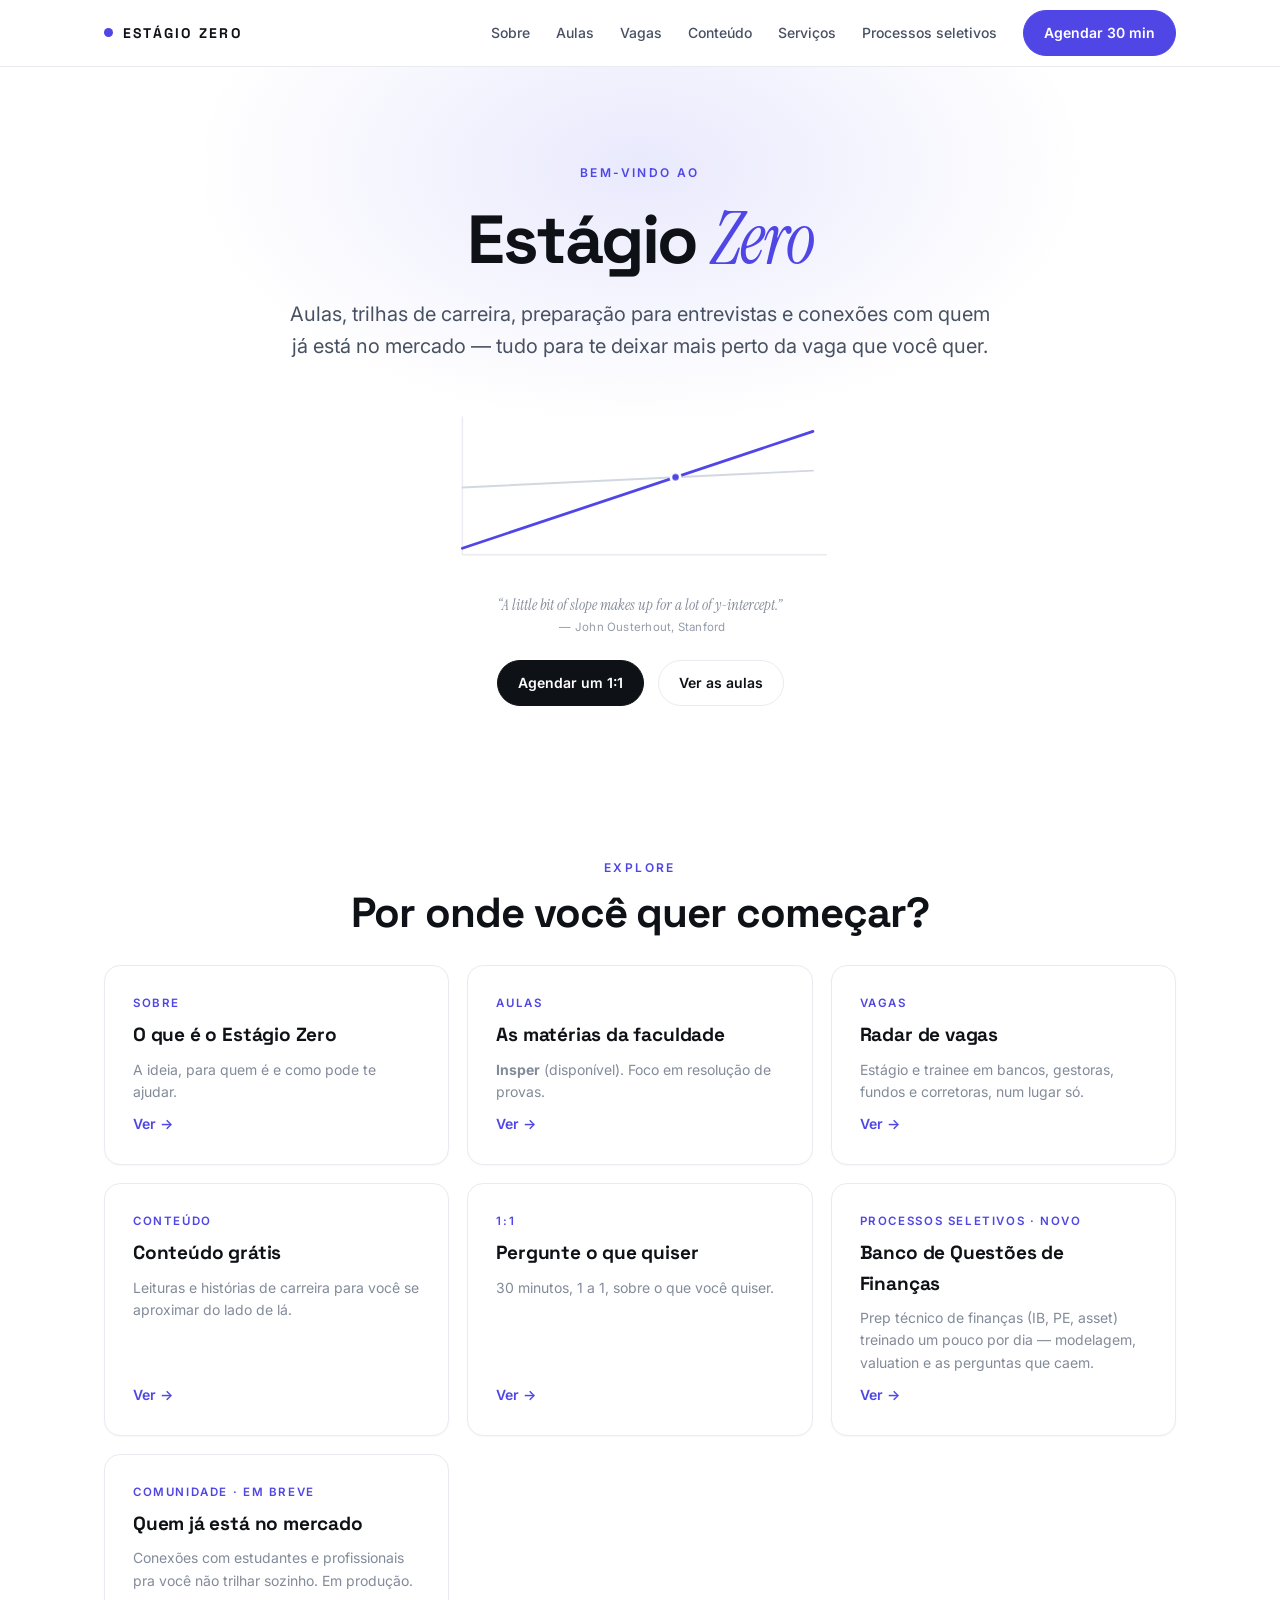
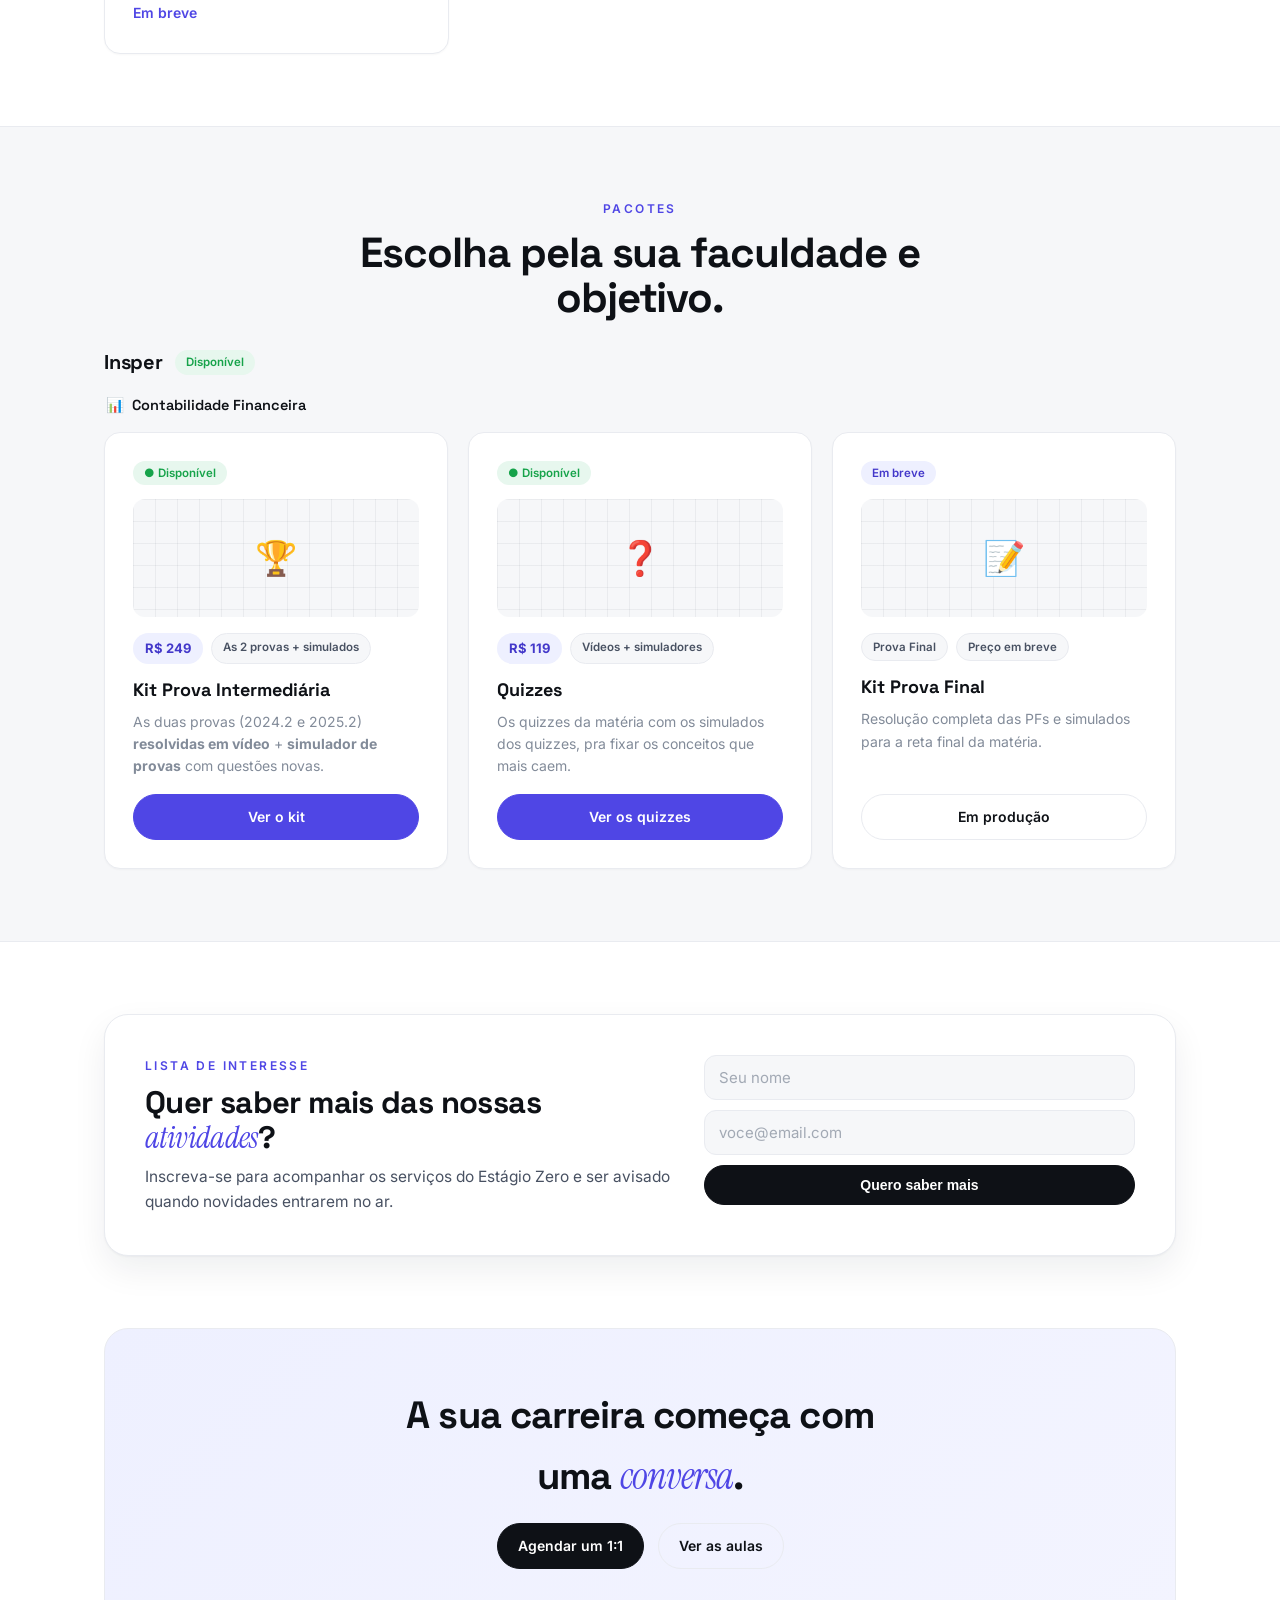
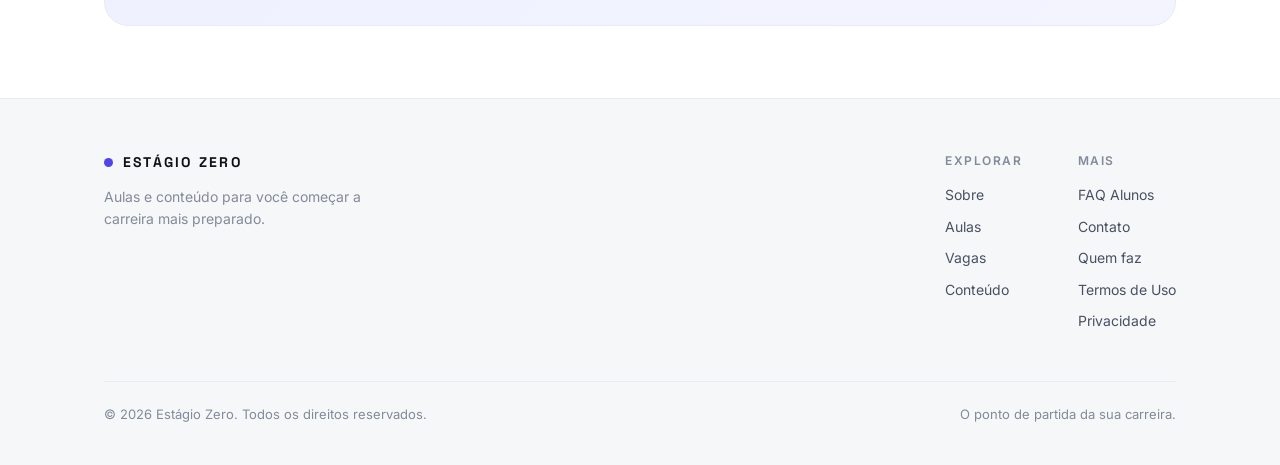
<file: index.html>
<!DOCTYPE html>
<html lang="pt-BR">
<head>
<meta charset="UTF-8">
<meta name="viewport" content="width=device-width, initial-scale=1.0">
<title>Estágio Zero — O começo da sua carreira</title>
<meta name="description" content="Aulas e conteúdo de carreira para você começar bem a fase zero da sua carreira.">
<link rel="preconnect" href="https://fonts.googleapis.com">
<link rel="preconnect" href="https://fonts.gstatic.com" crossorigin>
<link href="https://fonts.googleapis.com/css2?family=Inter:wght@400;500;600;700;800&family=Space+Grotesk:wght@400;500;600;700&family=Instrument+Serif:ital@0;1&display=swap" rel="stylesheet">
<script>document.documentElement.className+=' js';</script>
<style>
  :root{
    --ink:#0e1116;--ink-2:#485162;--muted:#828b99;--line:#e9ebf0;
    --bg:#ffffff;--surface:#ffffff;--surface-2:#f6f7f9;
    --accent:#4f46e5;--accent-2:#6366f1;--accent-ink:#4338ca;--accent-soft:#eef0ff;--ok:#16a34a;
    --radius:16px;--maxw:1120px;
    --shadow:0 1px 2px rgba(16,24,40,.04), 0 14px 34px rgba(16,24,40,.07);
  }
  *{box-sizing:border-box;margin:0;padding:0}
  html{scroll-behavior:smooth}
  body{font-family:'Inter',-apple-system,BlinkMacSystemFont,'Segoe UI',sans-serif;color:var(--ink);background:var(--bg);line-height:1.6;-webkit-font-smoothing:antialiased;text-rendering:optimizeLegibility}
  a{color:inherit;text-decoration:none}
  h1,h2,h3,h4,.brand,.price-card .price,.hero-meta .stat b{font-family:'Space Grotesk','Inter',-apple-system,sans-serif}
  .hl{font-family:'Instrument Serif',Georgia,serif;font-style:italic;font-weight:400;color:var(--accent)}
  .wrap{max-width:var(--maxw);margin:0 auto;padding:0 24px}

  /* ---------- Nav ---------- */
  header{position:sticky;top:0;z-index:50;background:rgba(255,255,255,.8);backdrop-filter:saturate(180%) blur(12px);border-bottom:1px solid var(--line)}
  .nav{display:flex;align-items:center;justify-content:space-between;height:66px}
  .brand{display:flex;align-items:center;gap:10px;font-weight:800;letter-spacing:.16em;font-size:14px;cursor:pointer}
  .brand .dot{width:9px;height:9px;border-radius:50%;background:var(--accent);display:inline-block}
  .nav-links{display:flex;align-items:center;gap:26px}
  .nav-links a:not(.btn){font-size:14px;font-weight:500;color:var(--ink-2);transition:color .15s}
  .nav-links a:not(.btn):hover,.nav-links a:not(.btn).active{color:var(--ink)}
  .btn{display:inline-flex;align-items:center;justify-content:center;gap:8px;font-weight:600;font-size:14px;padding:11px 20px;border-radius:999px;border:1.5px solid var(--line);cursor:pointer;transition:all .15s;white-space:nowrap}
  .btn-primary{background:var(--ink);color:#fff;border-color:var(--ink)}
  .btn-primary:hover{background:#000;transform:translateY(-1px)}
  .btn-ghost{background:transparent;color:var(--ink);border-color:var(--line)}
  .btn-ghost:hover{background:var(--surface-2)}
  .btn-accent{background:var(--accent);color:#fff;border-color:var(--accent)}
  .btn-accent:hover{background:var(--accent-ink);border-color:var(--accent-ink);transform:translateY(-1px)}
  .menu-toggle{display:none;background:none;border:none;cursor:pointer;padding:8px;flex-direction:column;gap:5px}
  .menu-toggle span{display:block;width:22px;height:2px;background:var(--ink);transition:.2s}

  /* ---------- Views ---------- */
  .view{display:none}
  .view.active{display:block;animation:fadev .32s ease}
  @keyframes fadev{from{opacity:0;transform:translateY(8px)}to{opacity:1;transform:none}}
  .back{display:inline-flex;align-items:center;gap:7px;font-size:13.5px;color:var(--muted);font-weight:500;margin-bottom:26px;cursor:pointer}
  .back:hover{color:var(--ink)}

  /* ---------- Hero ---------- */
  .hero{position:relative;overflow:hidden;text-align:center}
  .hero::before{content:"";position:absolute;top:-160px;left:50%;transform:translateX(-50%);width:900px;height:520px;border-radius:50%;background:radial-gradient(ellipse at center,rgba(99,102,241,.14),rgba(99,102,241,0) 70%);pointer-events:none}
  .hero .wrap{position:relative;z-index:1;padding:96px 24px 80px;max-width:820px}
  .eyebrow{font-size:12px;font-weight:600;letter-spacing:.2em;color:var(--accent);text-transform:uppercase}
  .hero h1{font-size:clamp(40px,6.4vw,68px);font-weight:700;letter-spacing:-.03em;line-height:1.04;margin:20px 0 22px}
  .hero h1 .hl{font-size:1.05em}
  .hero p.lead{font-size:clamp(17px,2.2vw,20px);color:var(--ink-2);max-width:54ch;margin:0 auto 32px}
  .hero-cta{display:flex;flex-wrap:wrap;gap:14px;align-items:center;justify-content:center}
  .hero-quote{font-family:'Instrument Serif',Georgia,serif;font-style:italic;font-size:14.5px;color:var(--muted);max-width:42ch;margin:2px auto 24px;line-height:1.4}
  .hero-quote span{font-family:'Inter',sans-serif;font-style:normal;font-size:11.5px;color:var(--muted);opacity:.85;margin-left:5px;letter-spacing:.02em}
  .hero-chart{max-width:430px;margin:8px auto 14px}
  .hero-chart svg{width:100%;height:auto;display:block;overflow:visible}
  .hero-chart .ml-axis{stroke:var(--line);stroke-width:1.5}
  .hero-chart .ml-grey{stroke:#d3d7e0;stroke-width:2;fill:none;stroke-linecap:round}
  .hero-chart .ml-accent{stroke:var(--accent);stroke-width:3;fill:none;stroke-linecap:round}
  .js .hero-chart .ml-accent{stroke-dasharray:640;stroke-dashoffset:640;animation:mlDraw 1.6s ease-out .35s forwards}
  @keyframes mlDraw{to{stroke-dashoffset:0}}
  .hero-chart .ml-dot{fill:var(--accent);stroke:#fff;stroke-width:3}
  .js .hero-chart .ml-dot{opacity:0;animation:mlPop .5s ease-out 1.65s forwards}
  @keyframes mlPop{to{opacity:1}}
  .hero-chart .ml-lbl{font-family:'Inter',sans-serif;font-size:12px;font-weight:700}
  .hero-chart .ml-lbl.you{fill:var(--accent)}
  .hero-chart .ml-lbl.head{fill:var(--muted);font-weight:600}
  .hero-chart .ml-axis-lbl{fill:var(--muted);font-family:'Inter',sans-serif;font-size:10.5px;font-weight:600}

  /* ---------- Section shell ---------- */
  .band{padding:72px 0}
  .band--soft{background:var(--surface-2);border-top:1px solid var(--line);border-bottom:1px solid var(--line)}
  .sec-head{max-width:62ch;margin-bottom:38px}
  .sec-head.center{margin-left:auto;margin-right:auto;text-align:center}
  .sec-head .kicker{font-size:12px;font-weight:600;letter-spacing:.2em;text-transform:uppercase;color:var(--accent);margin-bottom:12px}
  .sec-head h2{font-size:clamp(28px,4vw,42px);font-weight:700;letter-spacing:-.025em;line-height:1.08}
  .sec-head p{font-size:17px;color:var(--ink-2);margin-top:14px}
  .card{background:var(--surface);border:1px solid var(--line);border-radius:var(--radius);padding:28px;box-shadow:0 1px 2px rgba(16,24,40,.03)}

  /* ---------- Home hub ---------- */
  .hub-grid{display:grid;grid-template-columns:repeat(3,1fr);gap:18px}
  .hub-card{display:flex;flex-direction:column;gap:8px;cursor:pointer;transition:transform .18s,border-color .18s,box-shadow .18s}
  .hub-card:hover{transform:translateY(-3px);border-color:#d6d9e0;box-shadow:var(--shadow)}
  .hub-card .hk{font-size:11.5px;letter-spacing:.14em;text-transform:uppercase;color:var(--accent);font-weight:600}
  .hub-card h3{font-size:19px;font-weight:700;letter-spacing:-.01em}
  .hub-card p{font-size:14px;color:var(--muted);flex:1}
  .hub-card .arw{color:var(--accent);font-weight:600;font-size:14px;margin-top:2px}
  @media(max-width:900px){.hub-grid{grid-template-columns:1fr 1fr}}

  /* ---------- Carreiras: cores dos lados ---------- */
  :root{--buy:#4f46e5;--buy-soft:#eef0ff;--buy-ink:#4338ca;--sell:#0d9488;--sell-soft:#e6f6f3;--sell-ink:#0f766e;--outras:#d97706;--outras-soft:#fef3e2;--outras-ink:#b45309}

  /* caixa de entrada na seção Conteúdo */
  .carreiras-box{display:grid;grid-template-columns:230px 1fr;gap:0;overflow:hidden;padding:0;cursor:pointer;transition:transform .18s,box-shadow .18s,border-color .18s}
  .carreiras-box:hover{transform:translateY(-3px);box-shadow:var(--shadow);border-color:#d6d9e0}
  .cb-map{background:linear-gradient(150deg,var(--buy),var(--sell));display:flex;flex-direction:column;align-items:center;justify-content:center;gap:10px;padding:28px 20px;position:relative}
  .cb-map .cb-side{font-family:'Space Grotesk',sans-serif;font-weight:700;font-size:14px;color:#fff;background:rgba(255,255,255,.18);border:1px solid rgba(255,255,255,.3);padding:8px 16px;border-radius:10px;backdrop-filter:blur(2px)}
  .cb-map .cb-conn{width:2px;height:16px;background:rgba(255,255,255,.5)}
  .cb-txt{padding:26px 30px;display:flex;flex-direction:column;justify-content:center}
  .cb-txt h3{font-size:20px;font-weight:700;letter-spacing:-.01em;margin-bottom:8px}
  .cb-txt p{font-size:14.5px;color:var(--muted);margin-bottom:14px}
  .cb-cta{font-size:14px;font-weight:600;color:var(--accent)}
  @media(max-width:640px){.carreiras-box{grid-template-columns:1fr}.cb-map{flex-direction:row;padding:22px}}

  /* régua buy x sell */
  .ruler{display:grid;grid-template-columns:1fr 1fr;gap:18px;margin:40px auto 0;max-width:900px;text-align:left}
  .ruler .r-side{border-radius:var(--radius);padding:24px 26px}
  .ruler .r-buy{background:var(--buy-soft)}
  .ruler .r-sell{background:var(--sell-soft)}
  .ruler .r-tag{display:inline-flex;align-items:center;gap:8px;font-size:12px;font-weight:700;letter-spacing:.08em;text-transform:uppercase;padding:5px 12px;border-radius:999px;margin-bottom:12px}
  .ruler .r-buy .r-tag{background:var(--buy);color:#fff}
  .ruler .r-sell .r-tag{background:var(--sell);color:#fff}
  .ruler h3{font-size:20px;font-weight:700;margin-bottom:6px}
  .ruler .r-buy h3{color:var(--buy-ink)}
  .ruler .r-sell h3{color:var(--sell-ink)}
  .ruler p{font-size:14.5px;color:var(--ink-2);line-height:1.55}
  @media(max-width:760px){.ruler{grid-template-columns:1fr}}

  /* esquema de blocos (lado + cards) */
  .market{margin-top:34px}
  .market + .market{margin-top:26px}
  .m-row{display:grid;grid-template-columns:230px 1fr;gap:22px;align-items:stretch}
  .side-block{border-radius:20px;padding:28px 24px;display:flex;flex-direction:column;justify-content:center;color:#fff;position:relative;overflow:hidden;min-height:100%}
  .side-block::after{content:"";position:absolute;right:-40px;bottom:-40px;width:170px;height:170px;border-radius:50%;background:rgba(255,255,255,.10)}
  .side-block.buy{background:linear-gradient(150deg,var(--buy),#6366f1)}
  .side-block.sell{background:linear-gradient(150deg,var(--sell),#14b8a6)}
  .side-block.outras{background:linear-gradient(150deg,var(--outras),#f59e0b)}
  .side-block .sb-k{font-size:11.5px;font-weight:700;letter-spacing:.16em;text-transform:uppercase;opacity:.85}
  .side-block h3{font-size:28px;font-weight:700;letter-spacing:-.02em;margin:6px 0 10px;line-height:1.05}
  .side-block p{font-size:13.5px;line-height:1.5;color:rgba(255,255,255,.9)}
  .side-block .sb-verb{margin-top:14px;font-size:12px;font-weight:600;background:rgba(255,255,255,.18);padding:6px 12px;border-radius:999px;align-self:flex-start}
  .cards-col{display:grid;grid-template-columns:repeat(3,1fr);gap:14px}
  .mkt-card{background:var(--surface);border:1px solid var(--line);border-radius:14px;padding:18px;display:flex;flex-direction:column;cursor:pointer;transition:transform .18s,border-color .18s,box-shadow .18s;border-top:3px solid var(--line);text-align:left;font:inherit;color:inherit}
  .mkt-card.buy{border-top-color:var(--buy)}
  .mkt-card.sell{border-top-color:var(--sell)}
  .mkt-card.outras{border-top-color:var(--outras)}
  .mkt-card:hover{transform:translateY(-3px);box-shadow:var(--shadow)}
  .mkt-card:focus-visible{outline:2px solid var(--accent);outline-offset:2px}
  .mkt-card .ic{font-size:22px;margin-bottom:8px}
  .mkt-card h4{font-size:15px;font-weight:700;letter-spacing:-.01em;margin-bottom:6px;line-height:1.2}
  .mkt-card p{font-size:13px;color:var(--muted);line-height:1.5;flex:1}
  .mkt-card .open-hint{margin-top:12px;font-size:12px;font-weight:600;display:inline-flex;align-items:center;gap:5px}
  .mkt-card.buy .open-hint{color:var(--buy-ink)}
  .mkt-card.sell .open-hint{color:var(--sell-ink)}
  .mkt-card.outras .open-hint{color:var(--outras-ink)}
  .mkt-more{grid-column:1/-1;font-size:13px;color:var(--ink-2);background:var(--surface-2);border:1px dashed var(--line);border-radius:12px;padding:12px 16px;text-align:center}
  .mkt-more b{color:var(--ink)}
  @media(max-width:900px){.cards-col{grid-template-columns:1fr 1fr}}
  @media(max-width:760px){.m-row{grid-template-columns:1fr}.side-block{min-height:auto;flex-direction:row;align-items:center;gap:16px;flex-wrap:wrap}.side-block h3{margin:0}.side-block .sb-verb{margin-top:0}}
  @media(max-width:560px){.cards-col{grid-template-columns:1fr}}

  /* modal / pop-up */
  .modal-overlay{position:fixed;inset:0;z-index:100;background:rgba(14,17,22,.55);backdrop-filter:blur(3px);display:flex;align-items:flex-start;justify-content:center;padding:40px 20px;opacity:0;visibility:hidden;transition:opacity .22s ease,visibility .22s ease;overflow-y:auto}
  .modal-overlay.open{opacity:1;visibility:visible}
  .modal{background:var(--surface);border-radius:22px;max-width:640px;width:100%;box-shadow:0 24px 60px rgba(16,24,40,.28);transform:translateY(14px) scale(.98);transition:transform .24s cubic-bezier(.2,.8,.2,1);overflow:hidden;margin:auto}
  .modal-overlay.open .modal{transform:none}
  .modal-head{position:relative;padding:30px 30px 24px;color:#fff;overflow:hidden}
  .modal-head::after{content:"";position:absolute;right:-50px;top:-50px;width:180px;height:180px;border-radius:50%;background:rgba(255,255,255,.12)}
  .modal-head.buy{background:linear-gradient(150deg,var(--buy),#6366f1)}
  .modal-head.sell{background:linear-gradient(150deg,var(--sell),#14b8a6)}
  .modal-head.outras{background:linear-gradient(150deg,var(--outras),#f59e0b)}
  .modal-side-tag{display:inline-flex;align-items:center;gap:7px;font-size:11px;font-weight:700;letter-spacing:.12em;text-transform:uppercase;background:rgba(255,255,255,.2);padding:5px 12px;border-radius:999px;margin-bottom:14px;position:relative;z-index:1}
  .modal-head .m-ic{font-size:34px;position:relative;z-index:1}
  .modal-head h3{font-size:26px;font-weight:700;letter-spacing:-.02em;margin:6px 0 4px;position:relative;z-index:1}
  .modal-head .m-sub{font-size:14px;color:rgba(255,255,255,.9);position:relative;z-index:1;font-family:'Inter',sans-serif}
  .modal-close{position:absolute;top:20px;right:20px;z-index:2;width:36px;height:36px;border-radius:50%;border:none;background:rgba(255,255,255,.22);color:#fff;font-size:18px;cursor:pointer;display:flex;align-items:center;justify-content:center;transition:background .15s}
  .modal-close:hover{background:rgba(255,255,255,.35)}
  .modal-body{padding:26px 30px 30px;max-height:58vh;overflow-y:auto}
  .dd-block{margin-bottom:20px}
  .dd-block:last-child{margin-bottom:0}
  .dd-block h4{font-size:12px;font-weight:700;letter-spacing:.1em;text-transform:uppercase;color:var(--accent);margin-bottom:7px;display:flex;align-items:center;gap:7px}
  .modal-head.sell ~ .modal-body .dd-block h4{color:var(--sell-ink)}
  .modal-head.outras ~ .modal-body .dd-block h4{color:var(--outras-ink)}
  .dd-block p{font-size:14.5px;color:var(--ink-2);line-height:1.6}
  .dd-chips{display:flex;flex-wrap:wrap;gap:7px;margin-top:3px}
  .dd-chips span{font-size:12.5px;font-weight:500;background:var(--surface-2);border:1px solid var(--line);color:var(--ink-2);padding:5px 11px;border-radius:999px}
  .dd-match{background:var(--surface-2);border:1px solid var(--line);border-radius:12px;padding:14px 16px}
  .dd-match p{font-size:14px;color:var(--ink);margin:0}
  .modal-foot{border-top:1px solid var(--line);padding:18px 30px;display:flex;align-items:center;justify-content:space-between;gap:14px;flex-wrap:wrap;background:var(--surface-2)}
  .modal-foot span{font-size:13.5px;color:var(--ink-2)}
  body.modal-lock{overflow:hidden}
  @media(max-width:560px){.modal-head{padding:24px 22px 20px}.modal-body{padding:22px;max-height:none}.modal-foot{padding:16px 22px}.modal-overlay{padding:0}.modal{border-radius:0;min-height:100%}}

  /* ---------- Pacotes ---------- */
  .grid-3{display:grid;grid-template-columns:repeat(3,1fr);gap:20px}
  .pkg{display:flex;flex-direction:column;transition:transform .18s, border-color .18s, box-shadow .18s}
  .pkg:hover{transform:translateY(-3px);border-color:#d6d9e0;box-shadow:var(--shadow)}
  .pkg-top{display:flex;gap:8px;flex-wrap:wrap;margin-bottom:14px}
  .pkg-art{height:118px;border-radius:12px;background:var(--surface-2);background-image:linear-gradient(rgba(16,24,40,.05) 1px,transparent 1px),linear-gradient(90deg,rgba(16,24,40,.05) 1px,transparent 1px);background-size:22px 22px;display:flex;align-items:center;justify-content:center;font-size:34px;margin-bottom:16px}
  .pkg-price{display:flex;gap:8px;margin-bottom:12px;flex-wrap:wrap}
  .pkg-price span{font-size:11.5px;font-weight:600;color:var(--ink-2);background:var(--surface-2);border:1px solid var(--line);padding:4px 11px;border-radius:999px}
  .pkg h3{font-size:18px;font-weight:700;margin-bottom:6px}
  .pkg p{font-size:14px;color:var(--muted);flex:1;margin-bottom:16px}
  .badge{display:inline-flex;font-size:11.5px;font-weight:600;padding:3px 11px;border-radius:999px}
  .badge.open{background:#e7f7ee;color:var(--ok)}
  .badge.soon{background:var(--accent-soft);color:var(--accent-ink)}
  .badge.closed{background:var(--surface-2);color:var(--muted)}
  .badge.lvl{background:var(--surface-2);color:var(--ink-2);border:1px solid var(--line)}
  .pkg-price .pill-price{background:var(--accent-soft);color:var(--accent-ink);border-color:transparent;font-weight:700;font-size:13px}

  /* ---------- Aulas ---------- */
  .async-row{display:grid;grid-template-columns:repeat(3,1fr);gap:16px;margin-bottom:28px}
  .async-row .a{border:1px solid var(--line);border-radius:12px;padding:16px 18px;background:var(--surface-2)}
  .async-row .a b{display:block;font-size:15px;font-weight:700;margin-bottom:2px}
  .async-row .a span{font-size:13px;color:var(--muted)}
  .course{display:flex;flex-direction:column;transition:transform .18s, box-shadow .18s, border-color .18s}
  .course:hover{transform:translateY(-3px);box-shadow:var(--shadow);border-color:#d6d9e0}
  .tag{display:inline-flex;align-items:center;gap:6px;font-size:11.5px;font-weight:600;letter-spacing:.04em;padding:4px 11px;border-radius:999px;background:var(--surface-2);color:var(--ink-2);width:fit-content;text-transform:uppercase}
  .tag.live{background:var(--accent-soft);color:var(--accent-ink)}
  .tag.soon{background:var(--surface-2);color:var(--muted)}
  .course h3{font-size:19px;font-weight:700;letter-spacing:-.01em;margin:14px 0 8px}
  .course p{font-size:14.5px;color:var(--muted);flex:1}
  .course .foot{margin-top:16px;font-size:13px;font-weight:600;color:var(--accent)}
  .modules{margin-top:16px;display:flex;flex-wrap:wrap;gap:8px}
  .modules span{font-size:12px;color:var(--ink-2);background:var(--surface-2);padding:5px 10px;border-radius:8px}
  .soon-card{grid-column:span 2;display:flex;flex-direction:column;align-items:center;justify-content:center;text-align:center;gap:14px;border-style:dashed}
  .soon-card .soon-line{font-size:17px;color:var(--ink-2);max-width:36ch;font-weight:500}
  .course-group{margin-bottom:34px}
  .course-group:last-child{margin-bottom:0}
  .group-head{display:flex;align-items:center;gap:12px;margin-bottom:16px}
  .group-name{font-family:'Space Grotesk',sans-serif;font-size:20px;font-weight:700;letter-spacing:-.01em}
  .group-tag{font-size:11.5px;font-weight:600;padding:3px 11px;border-radius:999px;background:#e7f7ee;color:var(--ok)}
  .group-tag.soon{background:var(--accent-soft);color:var(--accent-ink)}
  @media(max-width:900px){.soon-card{grid-column:span 1}}

  /* ---------- 1:1 ---------- */
  .price-card{box-shadow:var(--shadow);text-align:center}
  .price-card .price{font-size:44px;font-weight:700;letter-spacing:-.03em;line-height:1}
  .price-card .price small{font-size:15px;font-weight:600;color:var(--muted);letter-spacing:0}
  .price-card .price-sub{color:var(--muted);font-size:14px;margin:6px 0 22px}
  .mini-note{font-size:12.5px;color:var(--muted);margin-top:14px}
  .steps-inline{list-style:none;display:flex;flex-direction:column;gap:18px;margin-top:6px}
  .steps-inline li{display:flex;gap:16px;align-items:flex-start}
  .steps-inline .n{flex:0 0 30px;height:30px;border-radius:8px;background:var(--accent);color:#fff;font-weight:700;font-size:14px;display:flex;align-items:center;justify-content:center}
  .steps-inline h4{font-size:15.5px;font-weight:700;margin-bottom:2px}
  .steps-inline p{font-size:14px;color:var(--muted)}
  .oneone-grid{display:grid;grid-template-columns:1.1fr .9fr;gap:32px;align-items:start}
  .svc{display:flex;flex-direction:column;transition:transform .18s,box-shadow .18s,border-color .18s}
  .svc:hover{transform:translateY(-3px);box-shadow:var(--shadow);border-color:#d6d9e0}
  .svc h3{font-size:18px;font-weight:700;margin:12px 0 8px}
  .svc p{font-size:14.5px;color:var(--muted);flex:1}
  .svc-price{font-family:'Space Grotesk',sans-serif;font-size:22px;font-weight:700;letter-spacing:-.02em;margin:14px 0}
  .svc-price small{font-size:13px;font-weight:600;color:var(--muted)}

  /* ---------- Sobre (negócio) ---------- */
  .pillars{display:grid;grid-template-columns:1fr 1fr;gap:20px;margin-top:8px}
  .pillar{border:1px solid var(--line);border-radius:var(--radius);padding:26px;background:var(--surface)}
  .pillar .pi{font-size:26px;margin-bottom:10px}
  .pillar h3{font-size:19px;font-weight:700;margin-bottom:8px}
  .pillar p{font-size:14.5px;color:var(--muted)}
  @media(max-width:760px){.pillars{grid-template-columns:1fr}}
  .feat{display:flex;flex-direction:column;transition:transform .18s,border-color .18s,box-shadow .18s}
  .feat:hover{transform:translateY(-3px);border-color:#d6d9e0;box-shadow:var(--shadow)}
  .feat .pi{font-size:26px;margin-bottom:10px}
  .feat h4{font-size:17px;font-weight:700;margin-bottom:7px}
  .feat p{font-size:14px;color:var(--muted)}

  /* ---------- Prep steps ---------- */
  .steps{display:grid;grid-template-columns:repeat(4,1fr);gap:20px;counter-reset:step}
  .step{position:relative;padding:26px 22px;border:1px solid var(--line);border-radius:var(--radius);background:var(--surface)}
  .step::before{counter-increment:step;content:"0" counter(step);font-size:13px;font-weight:700;color:var(--accent);letter-spacing:.05em}
  .step h4{font-size:16px;font-weight:700;margin:10px 0 8px}
  .step p{font-size:14px;color:var(--muted)}

  /* ---------- Community ---------- */
  .community{display:grid;grid-template-columns:1fr 1fr;gap:32px;align-items:center}
  .story{border:1px solid var(--line);border-radius:var(--radius);padding:22px;background:var(--surface);margin-bottom:16px}
  .story:last-child{margin-bottom:0}
  .story .q{font-size:15.5px;color:var(--ink);line-height:1.55}
  .story .who{margin-top:14px;display:flex;align-items:center;gap:12px}
  .avatar{width:40px;height:40px;border-radius:50%;background:linear-gradient(135deg,var(--accent),#818cf8);color:#fff;display:flex;align-items:center;justify-content:center;font-weight:700;font-size:15px;flex:0 0 40px}
  .who b{font-size:14px;display:block}
  .who span{font-size:12.5px;color:var(--muted)}

  /* ---------- Tracker ---------- */
  .tracker{width:100%}
  .tr{display:grid;grid-template-columns:2fr 1.2fr .8fr .8fr 1fr;gap:12px;padding:14px 20px;border-bottom:1px solid var(--line);font-size:14px;align-items:center}
  .tr.th{background:var(--surface-2);font-size:11px;letter-spacing:.06em;text-transform:uppercase;color:var(--muted);font-weight:600}
  .tr:last-child{border-bottom:0}
  .tr > div:first-child{color:var(--ink);font-weight:600}
  .tr > div{color:var(--ink-2)}
  .tr .ex{color:var(--muted);font-weight:400;font-size:12px}
  .tracker-cta{display:flex;align-items:center;justify-content:space-between;gap:18px;flex-wrap:wrap;margin-top:20px;padding:22px 24px;border:1px solid var(--line);border-radius:var(--radius);background:var(--accent-soft)}
  .tracker-cta b{display:block;font-size:16px}
  .tracker-cta span{font-size:14px;color:var(--ink-2)}
  @media(max-width:640px){.tr{grid-template-columns:1.6fr .9fr 1fr}.tr > div:nth-child(3),.tr > div:nth-child(4){display:none}}

  /* Radar de vagas: estilos movidos para vagas.css */

  /* ---------- Indique fields ---------- */
  .field{width:100%;padding:12px 14px;border:1px solid var(--line);border-radius:12px;font-family:inherit;font-size:15px;color:var(--ink);background:var(--surface-2);transition:border-color .15s, box-shadow .15s, background .15s}
  .field:focus{outline:none;border-color:var(--accent);background:#fff;box-shadow:0 0 0 3px rgba(79,70,229,.14)}
  .field::placeholder{color:#a2a9b4}
  textarea.field{resize:vertical;min-height:96px}
  .fl{display:block;font-size:13px;color:var(--muted);margin:14px 0 6px;font-weight:500}
  .fl:first-of-type{margin-top:0}
  #refLink{background:var(--surface-2);font-size:13.5px}

  /* ---------- Blog ---------- */
  .blog-card{display:grid;grid-template-columns:1.2fr .8fr;gap:0;overflow:hidden;padding:0}
  .blog-body{padding:34px}
  .blog-body .tagline{font-style:italic;color:var(--muted);font-size:14px;margin-top:10px}
  .blog-side{background:linear-gradient(135deg,#4f46e5,#6366f1);color:#fff;padding:34px;display:flex;flex-direction:column;justify-content:center;gap:6px}
  .blog-side .big{font-size:30px;font-weight:700;letter-spacing:-.02em;line-height:1.05;font-family:'Space Grotesk',sans-serif}
  .blog-side .sub{color:rgba(255,255,255,.85);font-size:14px}
  .blog-side .btn{margin-top:16px}

  /* ---------- Quem faz ---------- */
  .about-grid{display:grid;grid-template-columns:290px 1fr;gap:22px;align-items:start}
  .about-side{text-align:center}
  .about-side .photo{width:116px;height:116px;border-radius:20px;margin:0 auto 16px;background:linear-gradient(135deg,var(--accent),#818cf8);color:#fff;display:flex;align-items:center;justify-content:center;font-size:40px;font-weight:800}
  .about-side h3{font-size:22px;font-weight:800}
  .about-side .role{color:var(--accent);font-weight:600;font-size:14px;margin:4px 0 16px}
  .about-side .cred{list-style:none;text-align:left;display:flex;flex-direction:column;gap:10px;margin:0 0 18px}
  .about-side .cred li{font-size:13.5px;color:var(--ink-2);padding-left:20px;position:relative}
  .about-side .cred li::before{content:"";position:absolute;left:0;top:7px;width:8px;height:8px;border-radius:50%;background:var(--accent)}
  .about-body p{font-size:15.5px;color:var(--ink-2);line-height:1.65;margin-bottom:14px}
  .about-body .about-note{font-size:14px;color:var(--muted);border-top:1px solid var(--line);padding-top:14px;margin-bottom:0}
  .about-body .about-note a{color:var(--accent);font-weight:600}
  .li-btn{display:inline-flex;align-items:center;gap:8px;font-weight:600;font-size:14px;padding:10px 18px;border-radius:999px;background:#0a66c2;color:#fff}
  .li-btn:hover{background:#0b74d9}
  @media(max-width:760px){.about-grid{grid-template-columns:1fr}}

  /* ---------- Captura de e-mail ---------- */
  .capture{display:grid;grid-template-columns:1.1fr .9fr;gap:32px;align-items:center;background:var(--surface);border:1px solid var(--line);border-radius:24px;padding:40px;box-shadow:var(--shadow)}
  .capture .kicker{font-size:12px;font-weight:600;letter-spacing:.2em;text-transform:uppercase;color:var(--accent);margin-bottom:10px}
  .capture h2{font-size:clamp(23px,3.2vw,31px);font-weight:700;letter-spacing:-.02em;line-height:1.12}
  .capture p{font-size:15.5px;color:var(--ink-2);margin-top:10px}
  .capture-form{display:flex;flex-direction:column;gap:10px}
  .capture-form .btn{width:100%}
  @media(max-width:760px){.capture{grid-template-columns:1fr;padding:28px}}

  /* ---------- CTA ---------- */
  .cta-final{background:linear-gradient(135deg,var(--accent-soft),#f3f4ff);border:1px solid var(--line);border-radius:24px;padding:56px 40px;text-align:center}
  .cta-final h2{font-size:clamp(26px,4vw,38px);font-weight:700;letter-spacing:-.025em;max-width:20ch;margin:0 auto 16px}
  .cta-final p{color:var(--ink-2);max-width:48ch;margin:0 auto 26px;font-size:17px}

  /* ---------- Footer ---------- */
  footer{padding:52px 0 40px;background:var(--surface-2);border-top:1px solid var(--line)}
  .foot-grid{display:flex;justify-content:space-between;flex-wrap:wrap;gap:32px;align-items:flex-start}
  .foot-brand p{font-size:14px;color:var(--muted);max-width:34ch;margin-top:12px}
  .foot-links{display:flex;gap:56px;flex-wrap:wrap}
  .foot-col h5{font-size:12px;letter-spacing:.12em;text-transform:uppercase;color:var(--muted);margin-bottom:14px;font-weight:600}
  .foot-col a{display:block;font-size:14px;color:var(--ink-2);margin-bottom:9px;transition:color .15s;cursor:pointer}
  .foot-col a:hover{color:var(--ink)}
  .foot-bottom{margin-top:40px;padding-top:22px;border-top:1px solid var(--line);display:flex;justify-content:space-between;flex-wrap:wrap;gap:12px;font-size:13px;color:var(--muted)}

  .ref-banner{background:var(--accent-soft);color:var(--accent-ink);text-align:center;font-size:14px;font-weight:500;padding:11px 24px;border-bottom:1px solid var(--line)}

  .js .reveal{opacity:0;transform:translateY(16px);transition:opacity .6s ease, transform .6s ease}
  .js .reveal.in{opacity:1;transform:none}
  @media(prefers-reduced-motion:reduce){.js .reveal{opacity:1;transform:none;transition:none}}

  @media(max-width:900px){.oneone-grid{grid-template-columns:1fr}.grid-3{grid-template-columns:1fr 1fr}.steps{grid-template-columns:1fr 1fr}.community{grid-template-columns:1fr}.blog-card{grid-template-columns:1fr}.blog-side{order:-1}}
  /* ===== Página do pacote (curso) ===== */
  .course-hero{display:grid;grid-template-columns:1.5fr .9fr;gap:26px;align-items:start;margin:6px 0 34px}
  .ch-left h2{font-size:clamp(28px,4vw,40px);line-height:1.05;letter-spacing:-.025em;margin:6px 0 12px}
  .ch-left p{color:var(--ink-2);font-size:16px;line-height:1.6;max-width:60ch}
  .ch-meta{display:flex;flex-wrap:wrap;gap:8px;margin-top:18px}
  .ch-meta span{background:var(--surface-2);border:1px solid var(--line);color:var(--ink-2);font-size:13px;font-weight:600;padding:6px 11px;border-radius:999px}
  .ch-buy{position:sticky;top:88px;text-align:center;padding:26px}
  .ch-buy .pill-price{font-family:'Space Grotesk',sans-serif;font-size:34px;font-weight:700;color:var(--ink);display:block}
  .ch-sub{color:var(--muted);font-size:13px;margin:4px 0 16px}
  .ch-guarantee{color:var(--muted);font-size:12.5px;margin-top:12px}
  .video-embed{position:relative;width:100%;aspect-ratio:16/9;border-radius:var(--radius);overflow:hidden;border:1px solid var(--line);background:#0e1116;box-shadow:var(--shadow)}
  .video-embed iframe{position:absolute;inset:0;width:100%;height:100%;border:0}
  .video-ph{position:absolute;inset:0;display:flex;flex-direction:column;align-items:center;justify-content:center;gap:8px;color:#fff;font-weight:600;
    background:radial-gradient(circle at 50% 40%,rgba(99,102,241,.35),rgba(14,17,22,1) 70%)}
  .video-ph small{color:#c7cbd6;font-weight:500}
  .curr-title{font-family:'Space Grotesk',sans-serif;font-size:20px;font-weight:600;letter-spacing:-.01em;margin:8px 0 14px}
  .curriculum{display:flex;flex-direction:column;gap:10px;margin-bottom:30px}
  .mod-head{display:flex;align-items:baseline;justify-content:space-between;gap:12px;margin:16px 2px 4px;font-family:'Space Grotesk',sans-serif;font-weight:600;font-size:14.5px;color:var(--ink)}
  .mod-head:first-child{margin-top:0}
  .mod-count{font-family:'Inter',sans-serif;font-weight:600;font-size:12px;color:var(--muted);white-space:nowrap}
  .ch-legal{font-size:11.5px;color:var(--muted);margin-top:12px;line-height:1.55}
  .ch-legal a{color:var(--ink-2);text-decoration:underline}
  .legal{max-width:760px}
  .legal h1{font-family:'Space Grotesk',sans-serif;font-size:30px;letter-spacing:-.02em;margin:16px 0 6px}
  .legal .legal-date{color:var(--muted);font-size:13px;margin-bottom:22px}
  .legal h3{font-family:'Space Grotesk',sans-serif;font-size:17px;margin:22px 0 8px;color:var(--ink)}
  .legal p{color:var(--ink-2);font-size:15px;line-height:1.7;margin-bottom:10px}
  .legal ul{color:var(--ink-2);font-size:15px;line-height:1.7;margin:0 0 10px 20px}
  .legal a{color:var(--accent-ink);text-decoration:underline}
  .lesson{display:flex;align-items:center;gap:14px;background:var(--surface);border:1px solid var(--line);border-radius:12px;padding:14px 16px}
  .lesson.free{border-color:var(--accent-soft);background:linear-gradient(0deg,var(--accent-soft),var(--accent-soft)),#fff;background-blend-mode:normal}
  .l-ico{flex:0 0 auto;width:34px;height:34px;border-radius:50%;display:flex;align-items:center;justify-content:center;font-size:14px;background:var(--surface-2);color:var(--ink-2);border:1px solid var(--line)}
  .lesson.free .l-ico{background:var(--accent);color:#fff;border-color:var(--accent)}
  .l-body{flex:1;min-width:0}
  .l-body b{display:block;font-size:14.5px;font-weight:600;color:var(--ink);line-height:1.35}
  .l-body span{font-size:12.5px;color:var(--muted)}
  .l-tag{flex:0 0 auto;font-size:12px;font-weight:700;padding:5px 10px;border-radius:999px;background:var(--surface-2);color:var(--muted);border:1px solid var(--line);white-space:nowrap}
  .l-tag.free{background:var(--accent);color:#fff;border-color:var(--accent)}
  @media(max-width:820px){.course-hero{grid-template-columns:1fr}.ch-buy{position:static}}

  @media(max-width:640px){
    .nav-links{position:fixed;top:66px;left:0;right:0;background:#fff;border-bottom:1px solid var(--line);flex-direction:column;align-items:stretch;gap:0;padding:8px 0;transform:translateY(-180%);transition:transform .25s ease;box-shadow:var(--shadow)}
    .nav-links.open{transform:translateY(0)}
    .nav-links a{padding:14px 24px}.nav-links .btn{margin:8px 24px 12px;text-align:center}
    .menu-toggle{display:flex}
    .grid-3,.steps,.hub-grid,.async-row{grid-template-columns:1fr}
    .hero .wrap{padding:64px 24px 52px}.band{padding:52px 0}.cta-final{padding:40px 24px}
    .lesson{flex-wrap:wrap}.l-tag{margin-left:48px}
  }

  /* ---- 1a aula: cadeado ---- */
  .free-wrap{margin:8px 0 4px}
  .free-unlock{display:flex;align-items:center;gap:16px;width:100%;text-align:left;cursor:pointer;background:var(--surface);border:1px solid var(--line);border-radius:var(--radius);padding:18px 22px;box-shadow:var(--shadow);transition:transform .16s,border-color .16s}
  .free-unlock:hover{transform:translateY(-2px);border-color:var(--accent)}
  .fu-lock{font-size:30px;line-height:1}
  .fu-txt{flex:1;display:flex;flex-direction:column;gap:2px}
  .fu-txt b{font-size:16px;color:var(--ink)}
  .fu-txt small{font-size:13px;color:var(--muted)}
  .fu-cta{font-weight:700;color:var(--accent);white-space:nowrap}
  .fv-player{position:relative;width:100%;aspect-ratio:16/9;border-radius:var(--radius);overflow:hidden;border:1px solid var(--line);background:#0e1116;box-shadow:var(--shadow);margin-top:6px}
  .fv-player iframe{position:absolute;inset:0;width:100%;height:100%;border:0}
  .free-soon{display:flex;align-items:center;gap:14px;width:100%;background:var(--surface-2);border:1px dashed var(--line);border-radius:var(--radius);padding:18px 22px;color:var(--muted);font-size:14px;line-height:1.4}
  .free-soon .fu-lock{opacity:.5}
  /* ---- ferramenta (amostra) ---- */
  .lab-block{display:grid;grid-template-columns:.85fr 1.15fr;gap:22px;align-items:center;border:1px solid var(--line);border-radius:var(--radius);background:var(--surface);padding:22px;box-shadow:var(--shadow)}
  .lab-copy p{font-size:14.5px;color:var(--ink-2);line-height:1.6;margin-bottom:12px}
  .lab-copy .lab-note{font-size:13px;color:var(--muted);background:var(--accent-soft);border-radius:12px;padding:10px 12px;margin-bottom:0}
  .lab-frame{position:relative;width:100%;aspect-ratio:820/716;border-radius:12px;overflow:hidden;border:1px solid var(--line);background:#0e1116;box-shadow:var(--shadow)}
  .lab-frame video{width:100%;height:100%;object-fit:cover;display:block}
  @media(max-width:820px){.lab-block{grid-template-columns:1fr}}
</style>
<!-- Microsoft Clarity -->
<script type="text/javascript">
    (function(c,l,a,r,i,t,y){
        c[a]=c[a]||function(){(c[a].q=c[a].q||[]).push(arguments)};
        t=l.createElement(r);t.async=1;t.src="https://www.clarity.ms/tag/"+i;
        y=l.getElementsByTagName(r)[0];y.parentNode.insertBefore(t,y);
    })(window, document, "clarity", "script", "xu0cf6b5b4");
</script>
<!-- End Microsoft Clarity -->
  <link rel="stylesheet" href="vagas.css">
</head>
<body>

<header>
  <div class="wrap nav">
    <a class="brand" data-nav href="#home"><span class="dot"></span>ESTÁGIO ZERO</a>
    <nav class="nav-links" id="navLinks">
      <a href="#sobre" data-nav>Sobre</a>
      <a href="#aulas" data-nav>Aulas</a>
      <a href="#processos" data-nav>Vagas</a>
      <a href="#conteudo" data-nav>Conteúdo</a>
      <a href="#oneone" data-nav>Serviços</a>
      <a href="#procsel" data-nav>Processos seletivos</a>
      <a href="#oneone" class="btn btn-accent" data-cal>Agendar 30 min</a>
    </nav>
    <button class="menu-toggle" id="menuToggle" aria-label="Menu"><span></span><span></span><span></span></button>
  </div>
</header>

<main id="top">
  <div id="refBanner" class="ref-banner" hidden><span id="refBannerText"></span></div>

  <!-- ===== HOME ===== -->
  <section class="view active" id="view-home">
    <section class="hero">
      <div class="wrap">
        <p class="eyebrow reveal">Bem-vindo ao</p>
        <h1 class="reveal">Estágio <span class="hl">Zero</span></h1>
        <p class="lead reveal">Aulas, trilhas de carreira, preparação para entrevistas e conexões com quem já está no mercado — tudo para te deixar mais perto da vaga que você quer.</p>
        <div class="hero-chart reveal" role="img" aria-label="Gráfico: sua linha de crescimento ultrapassa quem começou na frente">
          <svg viewBox="0 0 460 200">
            <line class="ml-axis" x1="40" y1="172" x2="430" y2="172"/>
            <line class="ml-axis" x1="40" y1="24" x2="40" y2="172"/>
            <path class="ml-grey" d="M40,100 L415,82"/>
            <path class="ml-accent" d="M40,165 L415,40"/>
            <circle class="ml-dot" cx="268" cy="89" r="5"/>
          </svg>
        </div>
        <p class="hero-quote reveal"><em>“A little bit of slope makes up for a lot of y-intercept.”</em> <span>— John Ousterhout, Stanford</span></p>
        <div class="hero-cta reveal">
          <a href="#oneone" class="btn btn-primary" data-cal>Agendar um 1:1</a>
          <a href="#aulas" class="btn btn-ghost" data-nav>Ver as aulas</a>
        </div>
      </div>
    </section>

    <section class="band">
      <div class="wrap">
        <div class="sec-head center reveal" style="margin-bottom:30px"><div class="kicker">Explore</div><h2>Por onde você quer começar?</h2></div>
        <div class="hub-grid">
          <a href="#sobre" data-nav class="card hub-card reveal"><div class="hk">Sobre</div><h3>O que é o Estágio Zero</h3><p>A ideia, para quem é e como pode te ajudar.</p><div class="arw">Ver →</div></a>
          <a href="#aulas" data-nav class="card hub-card reveal"><div class="hk">Aulas</div><h3>As matérias da faculdade</h3><p><b>Insper</b> (disponível). Foco em resolução de provas.</p><div class="arw">Ver →</div></a>
          <a href="#processos" data-nav class="card hub-card reveal"><div class="hk">Vagas</div><h3>Radar de vagas</h3><p>Estágio e trainee em bancos, gestoras, fundos e corretoras, num lugar só.</p><div class="arw">Ver →</div></a>
          <a href="#conteudo" data-nav class="card hub-card reveal"><div class="hk">Conteúdo</div><h3>Conteúdo grátis</h3><p>Leituras e histórias de carreira para você se aproximar do lado de lá.</p><div class="arw">Ver →</div></a>
          <a href="#oneone" data-nav class="card hub-card reveal"><div class="hk">1:1</div><h3>Pergunte o que quiser</h3><p>30 minutos, 1 a 1, sobre o que você quiser.</p><div class="arw">Ver →</div></a>
          <a href="#procsel" data-nav class="card hub-card reveal"><div class="hk">Processos seletivos · novo</div><h3>Banco de Questões de Finanças</h3><p>Prep técnico de finanças (IB, PE, asset) treinado um pouco por dia — modelagem, valuation e as perguntas que caem.</p><div class="arw">Ver →</div></a>
          <a href="#contato" data-nav class="card hub-card reveal"><div class="hk">Comunidade · em breve</div><h3>Quem já está no mercado</h3><p>Conexões com estudantes e profissionais pra você não trilhar sozinho. Em produção.</p><div class="arw">Em breve</div></a>
        </div>
      </div>
    </section>

    <section class="band band--soft">
      <div class="wrap">
        <div class="sec-head center reveal" style="margin-bottom:26px"><div class="kicker">Pacotes</div><h2>Escolha pela sua faculdade e objetivo.</h2></div>

        <div class="course-group reveal">
          <div class="group-head"><span class="group-name">Insper</span><span class="group-tag">Disponível</span></div>
          <div class="mod-head" style="margin:6px 2px 14px"><span>📊&nbsp;&nbsp;Contabilidade Financeira</span></div>
          <div class="grid-3">
            <div class="card pkg reveal">
              <div class="pkg-top"><span class="badge open">● Disponível</span></div>
              <div class="pkg-art"><span>🏆</span></div>
              <div class="pkg-price"><span class="pill-price">R$ 249</span><span>As 2 provas + simulados</span></div>
              <h3>Kit Prova Intermediária</h3>
              <p>As duas provas (2024.2 e 2025.2) <b>resolvidas em vídeo</b> + <b>simulador de provas</b> com questões novas.</p>
              <a href="#kit-pi" data-nav class="btn btn-accent" style="width:100%">Ver o kit</a>
            </div>
            <div class="card pkg reveal">
              <div class="pkg-top"><span class="badge open">● Disponível</span></div>
              <div class="pkg-art"><span>❓</span></div>
              <div class="pkg-price"><span class="pill-price">R$ 119</span><span>Vídeos + simuladores</span></div>
              <h3>Quizzes</h3>
              <p>Os quizzes da matéria com os simulados dos quizzes, pra fixar os conceitos que mais caem.</p>
              <a href="#quizzes" data-nav class="btn btn-accent" style="width:100%">Ver os quizzes</a>
            </div>
            <div class="card pkg reveal">
              <div class="pkg-top"><span class="badge soon">Em breve</span></div>
              <div class="pkg-art"><span>📝</span></div>
              <div class="pkg-price"><span>Prova Final</span><span>Preço em breve</span></div>
              <h3>Kit Prova Final</h3>
              <p>Resolução completa das PFs e simulados para a reta final da matéria.</p>
              <a href="#aulas" data-nav class="btn btn-ghost" style="width:100%">Em produção</a>
            </div>
          </div>
        </div>

      </div>
    </section>

    <section class="band">
      <div class="wrap">
        <div class="capture reveal">
          <div class="capture-txt">
            <div class="kicker">Lista de interesse</div>
            <h2>Quer saber mais das nossas <span class="hl">atividades</span>?</h2>
            <p>Inscreva-se para acompanhar os serviços do Estágio Zero e ser avisado quando novidades entrarem no ar.</p>
          </div>
          <form id="captureForm" class="capture-form">
            <input class="field" name="nome" placeholder="Seu nome" required>
            <input class="field" name="email" type="email" placeholder="voce@email.com" required>
            <button class="btn btn-primary">Quero saber mais</button>
            <div id="captureMsg" style="font-size:13px"></div>
          </form>
        </div>
      </div>
    </section>

    <section class="band" style="padding-top:0">
      <div class="wrap">
        <div class="cta-final reveal">
          <h2>A sua carreira começa com uma <span class="hl">conversa</span>.</h2>
          <div style="display:flex;gap:14px;justify-content:center;flex-wrap:wrap">
            <a href="#oneone" class="btn btn-primary" data-cal>Agendar um 1:1</a>
            <a href="#aulas" class="btn btn-ghost" data-nav>Ver as aulas</a>
          </div>
        </div>
      </div>
    </section>
  </section>

  <!-- ===== SOBRE (negócio) ===== -->
  <section class="view" id="view-sobre">
    <section class="band">
      <div class="wrap">
        <a class="back" data-nav href="#home">← Início</a>
        <div class="sec-head reveal"><div class="kicker">Sobre</div><h2>O que é o <span class="hl">Estágio Zero</span>.</h2>
          <p>O Estágio Zero reúne num lugar só o que ajuda de verdade quem está começando a carreira: as aulas que importam, a preparação prática e as pessoas do mercado. Feito para o Brasil, para quem quer chegar preparado.</p>
        </div>
        <div class="pillars reveal">
          <div class="pillar">
            <div class="pi">📚</div>
            <h3>Aulas de finanças e contabilidade</h3>
            <p>As matérias da faculdade explicadas com foco em resolver provas e quizzes — no seu ritmo.</p>
          </div>
          <div class="pillar">
            <div class="pi">🚀</div>
            <h3>Carreira &amp; primeiros passos</h3>
            <p>Trilhas de carreira, preparação para entrevistas, currículo e LinkedIn, e conexões com quem já está no mercado.</p>
          </div>
        </div>
        <div class="card reveal" style="margin-top:22px">
          <h3 style="font-size:18px;font-weight:700;margin-bottom:8px">Por que existe</h3>
          <p style="font-size:15.5px;color:var(--ink-2);line-height:1.65">A parte mais difícil de começar uma carreira raramente é só a técnica — é não saber como funcionam os processos, não ter com quem falar e não saber por onde começar. O Estágio Zero existe para encurtar esse caminho: juntar as aulas que importam, a preparação prática e as pessoas do mercado.</p>
          <div style="margin-top:16px;display:flex;gap:10px;flex-wrap:wrap">
            <a href="https://www.linkedin.com/in/gabriel-kon/" target="_blank" rel="noopener" class="btn btn-ghost">Gabriel Kon →</a>
            <a href="https://www.linkedin.com/in/pedro-tedesco-802914141/" target="_blank" rel="noopener" class="btn btn-ghost">Pedro Tedesco →</a>
          </div>
        </div>
      </div>
    </section>
  </section>

  <!-- ===== 1:1 ===== -->
  <section class="view" id="view-oneone">
    <section class="band">
      <div class="wrap">
        <a class="back" data-nav href="#home">← Início</a>
        <div class="sec-head reveal">
          <div class="kicker">Serviços · 1 a 1</div>
          <h2>Pergunte o que quiser, <span class="hl">1 a 1</span>.</h2>
          <p>Atendimento individual, do bate-papo à preparação prática para os processos seletivos.</p>
        </div>
        <div class="grid-3">
          <div class="card svc reveal">
            <div class="tag live">Mais popular</div>
            <h3>Conversa 1:1</h3>
            <p>30 minutos, 1 a 1, sobre o que você quiser: faculdade, carreira, mercado, primeiro estágio, CFA.</p>
            <a href="#" class="btn btn-accent" style="width:100%" data-cal>Agendar</a>
          </div>
          <div class="card svc reveal">
            <div class="tag">Serviço</div>
            <h3>Mock Interview</h3>
            <p>Simulação de entrevista, técnica e comportamental, com feedback direto — pra você chegar treinado no processo real.</p>
            <div class="svc-price">Sob consulta</div>
            <a href="#contato" data-nav class="btn btn-ghost" style="width:100%">Falar comigo</a>
          </div>
        </div>
        <p class="mini-note" style="text-align:center;margin-top:18px">Agendamento via cal.com. Serviços novos em fase inicial.</p>
      </div>
    </section>
  </section>

  <!-- ===== AULAS ===== -->
  <section class="view" id="view-aulas">
    <section class="band">
      <div class="wrap">
        <a class="back" data-nav href="#home">← Início</a>
        <div class="sec-head reveal">
          <div class="kicker">Aulas · Matérias da faculdade</div>
          <h2>Suas matérias de finanças e contabilidade, <span class="hl">facilitadas</span>.</h2>
          <p>Aulas 100% online e no seu tempo: assista quantas vezes quiser, de onde estiver e na velocidade que funcionar pra você. Foco em resolução de provas e quizzes.</p>
        </div>
        <div class="async-row reveal">
          <div class="a"><b>∞&nbsp;&nbsp;Quantas vezes quiser</b><span>Reveja cada aula sem limite, no seu tempo.</span></div>
          <div class="a"><b>De onde você estiver</b><span>No computador ou no celular, onde for melhor.</span></div>
          <div class="a"><b>Na sua velocidade</b><span>Acelere, pause e volte quando precisar.</span></div>
        </div>
        <div class="course-group reveal">
          <div class="group-head"><span class="group-name">Insper</span><span class="group-tag">Disponível</span></div>
          <div class="grid-3">
            <a href="#materia-cf" data-nav class="card course">
              <div class="tag live">● Disponível</div>
              <h3>Contabilidade Financeira</h3>
              <p>Aulas gravadas com foco na resolução de provas e quizzes — do balanço à análise das demonstrações.</p>
              <div class="modules"><span>Aulas gravadas</span><span>Resolução de provas</span><span>Quizzes</span><span>Simulados</span></div>
              <div class="foot">Ver as opções →</div>
            </a>
            <div class="card course soon-card">
              <div class="tag soon">Em breve</div>
              <p class="soon-line">Mais matérias do Insper chegando ao catálogo.</p>
            </div>
          </div>
        </div>
        <div class="course-group reveal">
          <div class="group-head"><span class="group-name">FGV</span><span class="group-tag soon">Em breve</span></div>
          <div class="grid-3">
            <div class="card course soon-card" style="grid-column:1/-1">
              <div class="tag soon">Em breve</div>
              <p class="soon-line">As matérias da FGV estão em produção — em breve por aqui.</p>
            </div>
          </div>
        </div>
        <div class="tracker-cta reveal">
          <div><b>Tem uma matéria de finanças na sua faculdade que os alunos precisam de apoio?</b><span>Conta pra gente qual é — a próxima matéria do catálogo pode ser a sua.</span></div>
          <a href="#contato" data-nav class="btn btn-accent">Entrar em contato</a>
        </div>
      </div>
    </section>
  </section>

  <!-- ===== MATÉRIA: CONTABILIDADE FINANCEIRA ===== -->
  <section class="view" id="view-materia-cf">
    <section class="band">
      <div class="wrap">
        <a class="back" data-nav href="#aulas">← Aulas</a>
        <div class="sec-head reveal">
          <div class="kicker">Insper · Contabilidade Financeira</div>
          <h2>Contabilidade Financeira, <span class="hl">resolvida de verdade</span>.</h2>
          <p>Treine com as provas reais já resolvidas — as mesmas que já caíram, resolvidas questão por questão em vídeo — e pratique no simulador de provas e no banco de questões.</p>
        </div>
        <div class="grid-3 reveal">
          <div class="card pkg">
            <div class="pkg-top"><span class="badge open">● Disponível</span></div>
            <div class="pkg-art"><span>🏆</span></div>
            <div class="pkg-price"><span class="pill-price">R$ 249</span><span>As 2 provas + simulados</span></div>
            <h3>Kit Prova Intermediária</h3>
            <p>As duas provas intermediárias (2024.2 e 2025.2) resolvidas em vídeo, <b>+ simulador de provas com questões novas</b>. Tudo pra você chegar seguro na prova.</p>
            <a href="#kit-pi" data-nav class="btn btn-accent" style="width:100%">Ver o kit</a>
          </div>
          <div class="card pkg">
            <div class="pkg-top"><span class="badge open">● Disponível</span></div>
            <div class="pkg-art"><span>♾️</span></div>
            <div class="pkg-price"><span class="pill-price">R$ 149</span><span>Área de membros</span></div>
            <h3>Banco Ilimitado de Questões</h3>
            <p>Questões do curso inteiro (PI e PF), geradas na hora e que nunca acabam — filtros, dificuldade e mesclar. Inclui também a ferramenta de demonstrativos: mude os números de cada operação e veja o Balanço, a DRE e a DFC recalcularem na hora.</p>
            <a href="#banco" data-nav class="btn btn-accent" style="width:100%">Ver o banco</a>
          </div>
          <div class="card pkg">
            <div class="pkg-top"><span class="badge open">● Disponível</span></div>
            <div class="pkg-art"><span>❓</span></div>
            <div class="pkg-price"><span class="pill-price">R$ 119</span><span>Vídeos + simuladores</span></div>
            <h3>Quizzes</h3>
            <p>Os quizzes da matéria com os simulados dos quizzes, pra fixar os conceitos que mais caem na prova.</p>
            <a href="#quizzes" data-nav class="btn btn-accent" style="width:100%">Ver os quizzes</a>
          </div>
          <div class="card pkg">
            <div class="pkg-top"><span class="badge soon">Em breve</span></div>
            <div class="pkg-art"><span>📝</span></div>
            <div class="pkg-price"><span>Prova Final</span><span>Preço em breve</span></div>
            <h3>Kit Prova Final</h3>
            <p>Resolução das provas finais para a reta final da matéria.</p>
            <span class="btn btn-ghost" style="width:100%">Em produção</span>
          </div>
        </div>
      </div>
    </section>
  </section>

  <!-- ===== PÁGINA DO PACOTE (PI) ===== -->
  <section class="view" id="view-pacote-pi">
    <section class="band">
      <div class="wrap">
        <a class="back" data-nav href="#aulas">← Aulas</a>

        <div class="course-hero reveal">
          <div class="ch-left">
            <div class="kicker">Insper · Contabilidade Financeira</div>
            <h2>Pacote da Prova <span class="hl">2025.2</span></h2>
            <p>A prova intermediária de 2025.2 <b>resolvida passo a passo em vídeo</b> + <b>simulados com questões novas</b> no mesmo estilo pra treinar + o <b>simulador de provas</b>. Você aprende com a prova real e testa com questões originais.</p>
            <div class="ch-meta"><span>▶ Prova resolvida em vídeo</span><span>🧩 Simulados com questões novas</span><span>🧮 Ferramenta interativa</span><span>🔓 Acesso por 6 meses</span></div>
          </div>
          <div class="ch-buy card">
            <span class="pill-price">R$ 147</span>
            <div class="ch-sub">Acesso por 6 meses · Pix ou cartão</div>
            <a data-buy class="btn btn-accent" style="width:100%">Comprar agora</a>
            <div class="ch-guarantee">1ª aula grátis</div>
            <div style="margin-top:12px;padding-top:12px;border-top:1px solid var(--line);font-size:13px;color:var(--ink-2);text-align:center">Quer as <b>duas provas + simulados</b>? <a href="https://pay.kiwify.com.br/Vtn5rra" target="_blank" rel="noopener" style="color:var(--accent);font-weight:700;white-space:nowrap">Kit Prova Intermediária por R$ 249 →</a></div>
            <div class="ch-legal">Ao finalizar a compra você concorda com os <a href="#termos" data-nav>Termos de Uso</a> e a <a href="#privacidade" data-nav>Política de Privacidade</a>.</div>
          </div>
        </div>

        <h3 class="curr-title reveal">Comece agora — a 1ª aula é liberada</h3>
        <div class="free-wrap reveal" id="freeVideo">
          <button class="free-unlock" type="button">
            <span class="fu-lock">🔓</span>
            <span class="fu-txt"><b>Introdução — assista à 1ª aula de graça</b><small>Amostra liberada, sem compromisso</small></span>
            <span class="fu-cta">▶ Assistir</span>
          </button>
          <div class="fv-player" hidden></div>
        </div>

        <h3 class="curr-title reveal" style="margin-top:34px">Veja a ferramenta em ação</h3>
        <div class="lab-block reveal">
          <div class="lab-copy">
            <p>Mais que resolução comentada: você muda os números e as condições de cada operação e vê o Balanço, a DRE e a DFC recalcularem na hora — inclusive os demonstrativos montados em formato contábil.</p>
            <p class="lab-note">Ferramenta interativa completa <b>inclusa no curso</b>.</p>
          </div>
          <div class="lab-frame">
            <video src="media/ferramenta-demo-1.mp4" autoplay muted loop playsinline></video>
          </div>
        </div>

        <h3 class="curr-title reveal" style="margin-top:34px">O que está incluído no pacote</h3>
        <div class="curriculum reveal">

          <div class="mod-head"><span>Módulo 0 · Comece por aqui</span><span class="mod-count">1 aula</span></div>
          <div class="lesson free">
            <span class="l-ico">▶</span>
            <div class="l-body"><b>Introdução — Visão Geral da PI</b><span>Amostra grátis — assista antes de comprar</span></div>
            <span class="l-tag free">Grátis</span>
          </div>

          <div class="mod-head"><span>Módulo 1 · PI 2025.2 — Questões 1 a 5</span><span class="mod-count">5 aulas</span></div>
          <div class="lesson"><span class="l-ico">🔒</span><div class="l-body"><b>Questão 1 — Reclassificação de Dívida</b></div><span class="l-tag">Com a compra</span></div>
          <div class="lesson"><span class="l-ico">🔒</span><div class="l-body"><b>Questão 2 — Análise da DRE (empresa em recuperação judicial)</b></div><span class="l-tag">Com a compra</span></div>
          <div class="lesson"><span class="l-ico">🔒</span><div class="l-body"><b>Questão 3 — Análise de Liquidez entre Empresas</b></div><span class="l-tag">Com a compra</span></div>
          <div class="lesson"><span class="l-ico">🔒</span><div class="l-body"><b>Questão 4 — Análise de Margens em Varejistas</b></div><span class="l-tag">Com a compra</span></div>
          <div class="lesson"><span class="l-ico">🔒</span><div class="l-body"><b>Questão 5 — Efeito do Parcelamento na Liquidez</b></div><span class="l-tag">Com a compra</span></div>

          <div class="mod-head"><span>Módulo 2 · PI 2025.2 — Questões 6 a 17 (Lançamento de eventos · BP/DRE/DFC)</span><span class="mod-count">6 aulas</span></div>
          <div class="lesson"><span class="l-ico">🔒</span><div class="l-body"><b>Lançamento de eventos e montagem de BP, DRE e DFC — passo a passo</b><span>6 aulas resolvendo as questões 6 a 17</span></div><span class="l-tag">Com a compra</span></div>

          <div class="mod-head"><span>Módulo 3 · Revisão</span><span class="mod-count">1 aula</span></div>
          <div class="lesson"><span class="l-ico">🔒</span><div class="l-body"><b>Como não perder pontos na PI</b></div><span class="l-tag">Com a compra</span></div>

          <div class="mod-head"><span>Simulados — questões novas</span><span class="mod-count">interativo</span></div>
          <div class="lesson"><span class="l-ico">🧩</span><div class="l-body"><b>Simulados no formato da prova</b><span>Questões originais suas, com correção e resolução na hora</span></div><span class="l-tag">Com a compra</span></div>

        </div>

        <div class="tracker-cta reveal">
          <div><b>Pronto para treinar com a prova toda resolvida?</b><span>Acesso imediato por 6 meses. 1ª aula grátis.</span></div>
          <a data-buy class="btn btn-accent">Comprar por R$ 147</a>
        </div>
      </div>
    </section>
  </section>

  <!-- ===== PÁGINA DO PACOTE (PI 2024.2) ===== -->
  <section class="view" id="view-pacote-pi-2024">
    <section class="band">
      <div class="wrap">
        <a class="back" data-nav href="#materia-cf">← Contabilidade Financeira</a>

        <div class="course-hero reveal">
          <div class="ch-left">
            <div class="kicker">Insper · Contabilidade Financeira</div>
            <h2>Pacote da Prova <span class="hl">2024.2</span></h2>
            <p>A prova intermediária de 2024.2 <b>resolvida passo a passo em vídeo</b> + <b>simulados com questões novas</b> pra treinar + o <b>simulador de provas</b>. Você aprende com a prova real e testa com questões originais.</p>
            <div class="ch-meta"><span>▶ Prova resolvida em vídeo</span><span>🧩 Simulados com questões novas</span><span>🧮 Ferramenta interativa</span><span>🔓 Acesso por 6 meses</span></div>
          </div>
          <div class="ch-buy card">
            <span class="pill-price">R$ 147</span>
            <div class="ch-sub">Acesso por 6 meses · Pix ou cartão</div>
            <a data-buy2024 class="btn btn-accent" style="width:100%">Comprar agora</a>
            <div class="ch-guarantee">Acesso imediato</div>
            <div style="margin-top:12px;padding-top:12px;border-top:1px solid var(--line);font-size:13px;color:var(--ink-2);text-align:center">Quer as <b>duas provas + simulados</b>? <a href="https://pay.kiwify.com.br/Vtn5rra" target="_blank" rel="noopener" style="color:var(--accent);font-weight:700;white-space:nowrap">Kit Prova Intermediária por R$ 249 →</a></div>
            <div class="ch-legal">Ao finalizar a compra você concorda com os <a href="#termos" data-nav>Termos de Uso</a> e a <a href="#privacidade" data-nav>Política de Privacidade</a>.</div>
          </div>
        </div>

        <h3 class="curr-title reveal">A 1ª aula é liberada</h3>
        <div class="free-wrap reveal" id="freeVideo2024">
          <button class="free-unlock" type="button">
            <span class="fu-lock">🔓</span>
            <span class="fu-txt"><b>Introdução — assista à 1ª aula de graça</b><small>Amostra liberada, sem compromisso</small></span>
            <span class="fu-cta">▶ Assistir</span>
          </button>
          <div class="fv-player" hidden></div>
        </div>

        <h3 class="curr-title reveal" style="margin-top:34px">Veja a ferramenta em ação</h3>
        <div class="lab-block reveal">
          <div class="lab-copy">
            <p>Você muda os números e as condições de cada operação e vê o Balanço, a DRE e a DFC recalcularem na hora — inclusive os demonstrativos montados em formato contábil. Na segunda aba, o ciclo de caixa e o capital de giro.</p>
            <p class="lab-note">Ferramenta interativa completa <b>inclusa no curso</b>.</p>
          </div>
          <div class="lab-frame">
            <video src="media/ferramenta-demo-2.mp4" autoplay muted loop playsinline></video>
          </div>
        </div>

        <h3 class="curr-title reveal" style="margin-top:34px">O que está incluído no pacote</h3>
        <div class="curriculum reveal">

          <div class="mod-head"><span>Módulo 0 · Comece por aqui</span><span class="mod-count">1 aula</span></div>
          <div class="lesson free">
            <span class="l-ico">▶</span>
            <div class="l-body"><b>Introdução — Visão Geral da PI</b><span>Amostra grátis — assista antes de comprar</span></div>
            <span class="l-tag free">Grátis</span>
          </div>

          <div class="mod-head"><span>Módulo 1 · DFC, índices e demonstrativos</span><span class="mod-count">4 aulas</span></div>
          <div class="lesson"><span class="l-ico">🔒</span><div class="l-body"><b>DFC: por que sobra caixa mesmo com prejuízo</b><span>Questões 1 a 3</span></div><span class="l-tag">Com a compra</span></div>
          <div class="lesson"><span class="l-ico">🔒</span><div class="l-body"><b>Estratégia conjunta de índices</b><span>Questão 4</span></div><span class="l-tag">Com a compra</span></div>
          <div class="lesson"><span class="l-ico">🔒</span><div class="l-body"><b>Impacto de operações em Ativo, Lucro e Passivo</b><span>Questões 5 a 8</span></div><span class="l-tag">Com a compra</span></div>
          <div class="lesson"><span class="l-ico">🔒</span><div class="l-body"><b>PL, resultado e caixa</b><span>Questões 9 a 11</span></div><span class="l-tag">Com a compra</span></div>

          <div class="mod-head"><span>Módulo 2 · Juros, liquidez e capital de giro</span><span class="mod-count">3 aulas</span></div>
          <div class="lesson"><span class="l-ico">🔒</span><div class="l-body"><b>Juros compostos capitalizados</b><span>Questão 12</span></div><span class="l-tag">Com a compra</span></div>
          <div class="lesson"><span class="l-ico">🔒</span><div class="l-body"><b>Liquidez da empresa × setor</b><span>Questão 13</span></div><span class="l-tag">Com a compra</span></div>
          <div class="lesson"><span class="l-ico">🔒</span><div class="l-body"><b>Ciclo de caixa e capital de giro</b><span>Questão 14</span></div><span class="l-tag">Com a compra</span></div>

          <div class="mod-head"><span>Simulados — questões novas</span><span class="mod-count">interativo</span></div>
          <div class="lesson"><span class="l-ico">🧩</span><div class="l-body"><b>Simulados no formato da prova</b><span>Questões originais suas, com correção e resolução na hora</span></div><span class="l-tag">Com a compra</span></div>

        </div>

        <div class="tracker-cta reveal">
          <div><b>Pronto para treinar com a prova toda resolvida?</b><span>Acesso imediato por 6 meses.</span></div>
          <a data-buy2024 class="btn btn-accent">Comprar por R$ 147</a>
        </div>
      </div>
    </section>
  </section>

  <!-- ===== PÁGINA — BANCO ILIMITADO ===== -->
  <section class="view" id="view-kit-pi">
    <section class="band">
      <div class="wrap">
        <a class="back" data-nav href="#materia-cf">← Contabilidade Financeira</a>

        <div class="course-hero reveal">
          <div class="ch-left">
            <div class="kicker">Insper · Contabilidade Financeira</div>
            <h2>Kit Prova <span class="hl">Intermediária</span></h2>
            <p>As <b>duas provas intermediárias</b> (2024.2 e 2025.2) resolvidas passo a passo em vídeo, os <b>simulados com questões novas</b> no mesmo estilo e o <b>simulador de provas</b>. Você aprende com a prova real e treina com questões originais.</p>
            <div class="ch-meta"><span>▶ 2 provas resolvidas em vídeo</span><span>🧩 Simulados com questões novas</span><span>🧮 Simulador de provas</span><span>🔓 Acesso por 6 meses</span></div>
          </div>
          <div class="ch-buy card">
            <span class="pill-price">R$ 249</span>
            <div class="ch-sub">As 2 provas + simulados · Pix ou cartão</div>
            <a href="https://pay.kiwify.com.br/Vtn5rra" target="_blank" rel="noopener" class="btn btn-accent" style="width:100%">Comprar agora</a>
            <div class="ch-guarantee">1ª aula grátis</div>
            <div class="ch-legal">Ao finalizar a compra você concorda com os <a href="#termos" data-nav>Termos de Uso</a> e a <a href="#privacidade" data-nav>Política de Privacidade</a>.</div>
          </div>
        </div>

        <div class="access-how reveal">
          <div class="ah-title">Como funciona o acesso</div>
          <ol>
            <li><b class="n">1</b> Compre pelo botão acima (Pix ou cartão).</li>
            <li><b class="n">2</b> Você recebe um <b>link de acesso por e-mail</b> — confira o spam.</li>
            <li><b class="n">3</b> Entre com o <b>mesmo e-mail da compra</b>. Acesso por 6 meses.</li>
          </ol>
        </div>

        <h3 class="curr-title reveal">Veja o simulador em ação</h3>
        <div class="lab-block reveal">
          <div class="lab-copy">
            <p>Mais que resolução comentada: você muda os números e as condições de cada operação e vê o Balanço, a DRE e a DFC recalcularem na hora — inclusive os demonstrativos montados em formato contábil.</p>
            <p class="lab-note">Simulador de provas completo <b>incluso no kit</b>.</p>
          </div>
          <div class="lab-frame">
            <video src="media/ferramenta-demo-1.mp4" autoplay muted loop playsinline></video>
          </div>
        </div>

        <h3 class="curr-title reveal" style="margin-top:34px">O que está incluído no kit</h3>
        <div class="curriculum reveal">
          <div class="mod-head"><span>Prova 2025.2 — resolvida em vídeo</span><span class="mod-count">questões 1 a 17</span></div>
          <div class="lesson"><span class="l-ico">▶</span><div class="l-body"><b>Toda a PI 2025.2 resolvida passo a passo</b><span>Reclassificação de dívida, DRE, liquidez, margens, lançamento de eventos e montagem de BP, DRE e DFC</span></div><span class="l-tag">Com a compra</span></div>
          <div class="mod-head"><span>Prova 2024.2 — resolvida em vídeo</span><span class="mod-count">questões 1 a 14</span></div>
          <div class="lesson"><span class="l-ico">▶</span><div class="l-body"><b>Toda a PI 2024.2 resolvida passo a passo</b><span>DFC, índices, impacto de operações em ativo/lucro/passivo, juros, liquidez e capital de giro</span></div><span class="l-tag">Com a compra</span></div>
          <div class="mod-head"><span>Simulados — questões novas</span><span class="mod-count">interativo</span></div>
          <div class="lesson"><span class="l-ico">🧩</span><div class="l-body"><b>Simulados no formato da prova</b><span>Questões originais suas, com correção e resolução na hora</span></div><span class="l-tag">Com a compra</span></div>
          <div class="mod-head"><span>Simulador de provas</span><span class="mod-count">interativo</span></div>
          <div class="lesson"><span class="l-ico">🧮</span><div class="l-body"><b>Ferramenta que monta Balanço, DRE e DFC</b><span>Mude os números de cada operação e veja tudo recalcular na hora</span></div><span class="l-tag">Com a compra</span></div>
        </div>

        <div class="tracker-cta reveal">
          <div><b>As duas provas resolvidas + simulados, num kit só.</b><span>Acesso imediato por 6 meses. 1ª aula grátis.</span></div>
          <a href="https://pay.kiwify.com.br/Vtn5rra" target="_blank" rel="noopener" class="btn btn-accent">Comprar por R$ 249</a>
        </div>
      </div>
    </section>
  </section>

  <section class="view" id="view-quizzes">
    <section class="band">
      <div class="wrap">
        <a class="back" data-nav href="#materia-cf">← Contabilidade Financeira</a>

        <div class="course-hero reveal">
          <div class="ch-left">
            <div class="kicker">Insper · Contabilidade Financeira</div>
            <h2>Quizzes <span class="hl">+ Simuladores</span></h2>
            <p>Os quizzes da matéria com a <b>resolução comentada em vídeo</b> — incluindo os quizzes da <b>2025.2</b> — e os <b>simuladores</b> que treinam os conceitos que mais caem. Você resolve, o simulador corrige na hora e mostra o passo a passo; cada rodada muda os números, então é treino de raciocínio, não decoreba.</p>
            <div class="ch-meta"><span>🎥 Resolução comentada em vídeo</span><span>🧪 3 simuladores interativos</span><span>✅ Correção e resolução na hora</span><span>🔓 Acesso na área do aluno</span></div>
          </div>
          <div class="ch-buy card">
            <span class="pill-price">R$ 119</span>
            <div class="ch-sub">Vídeos + simuladores · Pix ou cartão</div>
            <a href="https://pay.kiwify.com.br/Zgp3BQT" target="_blank" rel="noopener" class="btn btn-accent" style="width:100%">Comprar agora</a>
            <div class="ch-guarantee">Acesso imediato</div>
            <div class="ch-legal">Ao finalizar a compra você concorda com os <a href="#termos" data-nav>Termos de Uso</a> e a <a href="#privacidade" data-nav>Política de Privacidade</a>.</div>
          </div>
        </div>

        <div class="access-how reveal">
          <div class="ah-title">Como funciona o acesso</div>
          <ol>
            <li><b class="n">1</b> Compre pelo botão acima (Pix ou cartão).</li>
            <li><b class="n">2</b> Você recebe um <b>link de acesso por e-mail</b> — confira o spam.</li>
            <li><b class="n">3</b> Entre com o <b>mesmo e-mail da compra</b>. Acesso por 6 meses.</li>
          </ol>
        </div>

        <h3 class="curr-title reveal">Resolução comentada</h3>
        <div class="curriculum reveal">
          <div class="lesson"><span class="l-ico">🎥</span><div class="l-body"><b>Quizzes resolvidos e explicados em vídeo</b><span>Todos os quizzes comentados passo a passo — inclusive os da prova 2025.2</span></div><span class="l-tag">Com a compra</span></div>
        </div>

        <h3 class="curr-title reveal" style="margin-top:34px">Os 3 simuladores</h3>
        <div class="curriculum reveal">
          <div class="lesson"><span class="l-ico">🧪</span><div class="l-body"><b>Margem Bruta × Liquidez Corrente</b><span>Calcule os índices com dados novos e classifique estratégias: melhora a margem? a liquidez? o simulador te diz.</span></div><span class="l-tag">Interativo</span></div>
          <div class="lesson"><span class="l-ico">🧪</span><div class="l-body"><b>Lançamento de Eventos</b><span>Contabilize os eventos e monte os saldos e a DRE — com gabarito completo por evento.</span></div><span class="l-tag">Interativo</span></div>
          <div class="lesson"><span class="l-ico">🧪</span><div class="l-body"><b>DFC — método direto e indireto</b><span>Monte a DFC pelos dois métodos e confira a resolução passo a passo.</span></div><span class="l-tag">Interativo</span></div>
        </div>

        <div class="tracker-cta reveal">
          <div><b>Fixe os conceitos que mais caem — treinando de verdade.</b><span>Vídeos + os 3 simuladores, com correção e resolução na hora.</span></div>
          <a href="https://pay.kiwify.com.br/Zgp3BQT" target="_blank" rel="noopener" class="btn btn-accent">Comprar por R$ 119</a>
        </div>
      </div>
    </section>
  </section>

  <section class="view" id="view-faq">
    <section class="band">
      <div class="wrap faq-wrap">
        <a class="back" data-nav href="#home">← Início</a>
        <div class="sec-head reveal">
          <div class="kicker">FAQ · Alunos</div>
          <h2>FAQ dos Alunos — acesso &amp; dúvidas</h2>
          <p>Como acessar o que você comprou e as respostas rápidas para as dúvidas mais comuns.</p>
        </div>

        <div class="access-how reveal" style="margin-bottom:24px">
          <div class="ah-title">Acessar minhas ferramentas</div>
          <p style="font-size:14px;color:var(--ink-2);margin-bottom:10px">Entre com o <b>mesmo e-mail da compra</b> — o acesso abre com um link enviado por e-mail (sem senha).</p>
          <div class="access-cta">
            <a href="https://estagiozero.com.br/ferramentas/banco/" target="_blank" rel="noopener">Banco de questões →</a>
            <a href="https://estagiozero.com.br/ferramentas/pi-2025-2/" target="_blank" rel="noopener">Simulador de provas →</a>
            <a href="https://estagiozero.com.br/ferramentas/quiz-1/" target="_blank" rel="noopener">Simuladores dos quizzes →</a>
            <a href="https://banco.estagiozero.com.br" target="_blank" rel="noopener">Banco técnico (assinatura) →</a>
          </div>
        </div>

        <div class="faq reveal">
          <details><summary>Comprei — como acesso?</summary><div class="a">Você recebe um <b>link de acesso por e-mail</b> logo após a compra. Abra a ferramenta (botões acima), digite o <b>mesmo e-mail que usou na compra</b> e clique no link que chega no seu e-mail. Não precisa de senha.</div></details>
          <details><summary>Não recebi o e-mail de acesso</summary><div class="a">O e-mail chega de <b>noreply@estagiozero.com.br</b>. Confira o <b>spam / lixo eletrônico</b> e a aba "Promoções", e marque como "não é spam". Confirme que digitou o e-mail certo e clique em "enviar link" de novo. Se não chegar em alguns minutos, fale com <a href="mailto:contato@estagiozero.com.br">contato@estagiozero.com.br</a>.</div></details>
          <details><summary>Cliquei no link e voltou pra tela de login</summary><div class="a">Isso costuma acontecer quando o link é aberto <b>dentro do app</b> do Gmail/Instagram. Abra no <b>navegador</b> (Chrome/Safari) — normalmente há uma opção "abrir no navegador" nos "…". Use o link assim que chegar, pois ele expira.</div></details>
          <details><summary>"Comprei e diz que não tenho acesso"</summary><div class="a">Quase sempre é login com um <b>e-mail diferente</b> do da compra. Saia e entre com o e-mail exato usado no checkout. Se persistir, mande seu e-mail para <a href="mailto:contato@estagiozero.com.br">contato@estagiozero.com.br</a> que a gente libera.</div></details>
          <details><summary>Funciona no celular e no computador?</summary><div class="a">Sim. Em cada aparelho, entre uma vez com o <b>mesmo e-mail</b> (recebe o link e acessa). Seu acesso é pessoal.</div></details>
          <details><summary>Por quanto tempo tenho acesso?</summary><div class="a">Os produtos de contabilidade têm acesso por <b>6 meses</b> a partir da compra. O Banco Técnico é <b>assinatura mensal</b> — enquanto estiver ativa.</div></details>
          <details><summary>Paguei e o status está pendente</summary><div class="a">O acesso libera <b>automaticamente</b> quando o pagamento é aprovado (Pix costuma ser minutos; boleto pode demorar mais). Assim que aprovar, é só entrar com seu e-mail.</div></details>
        </div>
      </div>
    </section>
  </section>

  <section class="view" id="view-banco">
    <section class="band">
      <div class="wrap">
        <a class="back" data-nav href="#materia-cf">← Contabilidade Financeira</a>

        <div class="course-hero reveal">
          <div class="ch-left">
            <div class="kicker">Insper · Contabilidade Financeira</div>
            <h2>Banco Ilimitado <span class="hl">de Questões</span></h2>
            <p>Questões do <b>curso inteiro</b> — Prova Intermediária <b>e</b> Prova Final —, geradas na hora e com números sempre diferentes, então <b>nunca acabam</b>. Escolha a prova, o tema, quantas quer, a dificuldade (dá pra <b>mesclar</b>: 2 fáceis, 3 médias, 1 difícil), o cronômetro, e no fim refaça só os erros. Vem junto o <b>Demonstrativos Completos</b>, pra explorar como cada operação monta o Balanço, a DRE e a DFC.</p>
            <div class="ch-meta"><span>♾️ Questões ilimitadas (PI + PF)</span><span>🎚️ Filtros e dificuldade</span><span>🧮 Demonstrativos Completos</span><span>🔓 Acesso na área do aluno</span></div>
          </div>
          <div class="ch-buy card">
            <span class="pill-price">R$ 149</span>
            <div class="ch-sub">Acesso pela área de membros</div>
            <a href="https://pay.kiwify.com.br/0knR9J4" target="_blank" rel="noopener" class="btn btn-accent" style="width:100%">Comprar agora</a>
            <div class="ch-guarantee">Acesso imediato</div>
            <div style="margin-top:12px;padding-top:12px;border-top:1px solid var(--line);font-size:13px;color:var(--ink-2);text-align:center">Quer as <b>duas provas</b> também? <a href="https://pay.kiwify.com.br/Vtn5rra" target="_blank" rel="noopener" style="color:var(--accent);font-weight:700;white-space:nowrap">Kit Prova Intermediária por R$ 249 →</a></div>
            <div class="ch-legal">Ao finalizar a compra você concorda com os <a href="#termos" data-nav>Termos de Uso</a> e a <a href="#privacidade" data-nav>Política de Privacidade</a>.</div>
          </div>
        </div>

        <h3 class="curr-title reveal">Veja o Banco em ação</h3>
        <p class="reveal" style="color:var(--muted);font-size:14.5px;margin:-4px 0 12px;max-width:640px;line-height:1.5">O Banco: monte o seu treino do curso inteiro e corrija na hora.</p>
        <div class="reveal" style="border-radius:var(--radius);overflow:hidden;border:1px solid var(--line);box-shadow:var(--shadow);background:#0e1116;margin-bottom:26px">
          <video controls preload="metadata" playsinline style="width:100%;display:block;aspect-ratio:16/9;background:#0e1116" src="media/banco-demo.mp4"></video>
        </div>

        <h3 class="curr-title reveal">Veja o Demonstrativos Completos</h3>
        <p class="reveal" style="color:var(--muted);font-size:14.5px;margin:-4px 0 12px;max-width:640px;line-height:1.5">O Demonstrativos: explore como cada operação impacta as três demonstrações.</p>
        <div class="reveal" style="border-radius:var(--radius);overflow:hidden;border:1px solid var(--line);box-shadow:var(--shadow);background:#0e1116">
          <video controls preload="metadata" playsinline style="width:100%;display:block;aspect-ratio:16/9;background:#0e1116" src="media/demonstrativos-demo.mp4"></video>
        </div>

        <h3 class="curr-title reveal" style="margin-top:34px">O que está incluído</h3>
        <div class="curriculum reveal">
          <div class="mod-head"><span>Ferramentas</span><span class="mod-count">2 ferramentas</span></div>
          <div class="lesson"><span class="l-ico">🔒</span><div class="l-body"><b>Banco Ilimitado de Questões</b><span>Curso inteiro (PI e PF) · filtros, mesclar dificuldades, refazer erros</span></div><span class="l-tag">Na área do aluno</span></div>
          <div class="lesson"><span class="l-ico">🔒</span><div class="l-body"><b>Demonstrativos Completos</b><span>Balanço, DRE e DFC montando em formato contábil</span></div><span class="l-tag">Na área do aluno</span></div>
        </div>

        <div class="tracker-cta reveal">
          <div><b>Pronto para treinar até dominar?</b><span>Questões que nunca acabam.</span></div>
          <a href="https://pay.kiwify.com.br/0knR9J4" target="_blank" rel="noopener" class="btn btn-accent">Comprar agora</a>
        </div>
      </div>
    </section>
  </section>

  <!-- ===== PROCESSOS (Radar de vagas) ===== -->
  <!-- ===== PROCESSOS SELETIVOS (landing) ===== -->
  <section class="view" id="view-procsel">
    <section class="band">
      <div class="wrap">
        <a class="back" data-nav href="#home">← Início</a>
        <div class="sec-head reveal">
          <div class="kicker">Estágio Zero · Processos seletivos</div>
          <h2>Preparação técnica para os <span class="hl">processos seletivos</span> de finanças.</h2>
          <p>A parte técnica que decide entrevista de estágio e trainee em banco, gestora e fundo — treinada um pouco por dia. Comece pelo Banco de Questões de Finanças; em breve, mais por aqui.</p>
        </div>
        <div class="course-group reveal">
          <div class="group-head"><span class="group-name">Finanças</span><span class="group-tag">Disponível</span></div>
          <div class="grid-3">
            <a href="#banco-tecnico" data-nav class="card course">
              <div class="tag live">● Disponível</div>
              <h3>Banco de Questões de Finanças</h3>
              <p>Contabilidade, valuation, DCF, LBO, M&amp;A e private equity — as perguntas que caem em IB, PE e asset. Cinco por dia, com modelagem em Excel. Constância, não véspera.</p>
              <div class="modules"><span>Treino diário</span><span>Modelagem em Excel</span><span>Simulado cronometrado</span><span>PT · EN</span></div>
              <div class="foot">Ver o banco →</div>
            </a>
            <div class="card course soon-card">
              <div class="tag soon">Em breve</div>
              <p class="soon-line">Mais preparação para processos seletivos chegando por aqui.</p>
            </div>
          </div>
        </div>
      </div>
    </section>
  </section>

  <section class="view" id="view-banco-tecnico">
    <section class="band">
      <div class="wrap">
        <a class="back" data-nav href="#procsel">← Processos seletivos</a>

        <div class="course-hero reveal">
          <div class="ch-left">
            <div class="kicker">Processos seletivos · Finanças</div>
            <h2>O banco de questões de finanças que você treina <span class="hl">um pouco por dia</span>.</h2>
            <p>Contabilidade, valuation, DCF, LBO, M&amp;A e private equity — as perguntas que caem de verdade nos processos de <b>IB, PE e asset</b>. Cinco questões por dia, geradas na hora e corrigidas na hora, com <b>modelagem em Excel</b> embutida. Não é maratona de véspera: é constância. Bilíngue PT/EN.</p>
            <div class="ch-meta"><span>🔥 Treino diário (5 por dia)</span><span>📊 DCF · LBO · M&amp;A · PE</span><span>🧮 Modelagem em Excel</span><span>🇧🇷 / 🇬🇧 PT · EN</span></div>
          </div>
          <div class="ch-buy card">
            <span class="pill-price">R$ 39,90<span style="font-size:14px;font-weight:600">/mês</span></span>
            <div class="ch-sub">Assinatura · acesso em banco.estagiozero.com.br</div>
            <a href="https://pay.kiwify.com.br/3yK6RaC" target="_blank" rel="noopener" class="btn btn-accent" style="width:100%">Assinar</a>
            <div class="ch-guarantee">Cancele quando quiser</div>
            <div class="ch-legal">Ao assinar você concorda com os <a href="#termos" data-nav>Termos de Uso</a> e a <a href="#privacidade" data-nav>Política de Privacidade</a>.</div>
          </div>
        </div>

        <h3 class="curr-title reveal">Veja em ação</h3>
        <p class="reveal" style="color:var(--muted);font-size:14.5px;margin:-4px 0 12px;max-width:640px;line-height:1.5">O treino diário: cinco questões, com correção e explicação na hora.</p>
        <div class="reveal" style="border-radius:var(--radius);overflow:hidden;border:1px solid var(--line);box-shadow:var(--shadow);background:#0e1116;margin-bottom:26px">
          <video controls preload="metadata" playsinline style="width:100%;display:block;aspect-ratio:16/9;background:#0e1116" src="media/banco-tecnico-demo.mp4"></video>
        </div>

        <h3 class="curr-title reveal">O que você treina</h3>
        <div class="curriculum reveal">
          <div class="mod-head"><span>Dentro do banco</span><span class="mod-count">Treino diário + áreas</span></div>
          <div class="lesson"><span class="l-ico">🔥</span><div class="l-body"><b>Treino diário</b><span>5 questões por dia de temas diferentes · streak, XP e ranking semanal</span></div><span class="l-tag">Todo dia</span></div>
          <div class="lesson"><span class="l-ico">🧮</span><div class="l-body"><b>Modelagem em Excel</b><span>DCF célula a célula, Accretion/Dilution e Paper LBO, com as fórmulas à mostra</span></div><span class="l-tag">Interativo</span></div>
          <div class="lesson"><span class="l-ico">📊</span><div class="l-body"><b>Valuation e contabilidade</b><span>DCF &amp; WACC, EV vs Equity, M&amp;A, Private Equity e as 3 demonstrações</span></div><span class="l-tag">Geradores</span></div>
          <div class="lesson"><span class="l-ico">⏱️</span><div class="l-body"><b>Simulado cronometrado</b><span>Monte por tema, dificuldade e tempo — do jeito que cai no processo</span></div><span class="l-tag">Na hora</span></div>
        </div>

        <div class="tracker-cta reveal">
          <div><b>Constância vence intensidade.</b><span>A preparação do dia a dia é o que aparece na entrevista. Um pouco por dia, e o técnico deixa de ser o que derruba você.</span></div>
          <a href="https://pay.kiwify.com.br/3yK6RaC" target="_blank" rel="noopener" class="btn btn-accent">Assinar por R$ 39,90/mês</a>
        </div>

      </div>
    </section>
  </section>

  <section class="view" id="view-processos">
    <section class="band">
      <div class="wrap">
        <a class="back" data-nav href="#home">← Início</a>
        <div class="sec-head reveal">
          <div class="kicker">Vagas &amp; Prazos</div>
          <h2>Um radar das <span class="hl">vagas de estágio e trainee</span> no mercado financeiro.</h2>
          <p>Vagas de bancos, corretoras, fintechs, gestoras, fundos de VC/PE, real estate/infra e casas de research — reunidas num lugar só. Cada card leva direto para a vaga original na empresa.</p>
        </div>

        <div class="vagas-filters reveal">
          <input class="field" id="vagasSearch" placeholder="Buscar por empresa ou cargo…">
          <select class="field" id="vagasTipo">
            <option value="">Todos os tipos</option>
            <option value="estagio">Estágio</option>
            <option value="trainee">Trainee</option>
            <option value="junior">Júnior / Analista</option>
          </select>
          <select class="field" id="vagasArea">
            <option value="">Todas as áreas</option>
            <option value="banco">Bancos</option>
            <option value="corretora-fintech">Corretoras &amp; Fintechs</option>
            <option value="asset">Gestoras &amp; Hedge Funds</option>
            <option value="vc-pe">VC &amp; Private Equity</option>
            <option value="real-estate-infra">Real Estate &amp; Infra</option>
            <option value="research">Research</option>
          </select>
          <select class="field" id="vagasEmpresa">
            <option value="">Todas as empresas</option>
          </select>
        </div>

        <label class="vagas-toggle reveal">
          <input type="checkbox" id="vagasTodasAreas">
          Mostrar vagas de todas as áreas (por padrão, só mercado financeiro, consultoria e áreas financeiras — sem design, RH, jurídico, TI etc.)
        </label>

        <div id="vagasStatus" class="mini-note reveal" style="margin-bottom:14px"></div>
        <div id="vagasList" class="vagas-grid reveal"></div>

        <p class="mini-note reveal" style="margin-top:18px">As vagas são coletadas periodicamente de páginas públicas de carreira das empresas, além de curadoria manual — não copiamos a vaga inteira, o botão "Ver vaga" sempre leva para a página oficial, onde estão os requisitos e o prazo real de inscrição. Encontrou uma vaga desatualizada ou quer sugerir uma empresa? <a href="#contato" data-nav style="color:var(--accent);font-weight:600">avisa a gente</a>.</p>
      </div>
    </section>

    <section class="band band--soft">
      <div class="wrap">
        <div class="tracker-cta reveal">
          <div><b>Quer receber por e-mail quando abrir uma vaga nova?</b><span>Entre na lista e a gente avisa assim que um programa novo entrar no radar.</span></div>
          <a href="#contato" data-nav class="btn btn-accent">Quero ser avisado</a>
        </div>
      </div>
    </section>
  </section>

  <!-- ===== PREPARAÇÃO ===== -->
  <section class="view" id="view-preparacao">
    <section class="band">
      <div class="wrap">
        <a class="back" data-nav href="#home">← Início</a>
        <div class="sec-head reveal">
          <div class="kicker">Estágio Zero · Preparação</div>
          <h2>Preparação para os <span class="hl">processos seletivos</span>.</h2>
          <p>Chegar preparado não é só técnica. É saber qual caminho combina com você, ir bem nas entrevistas, se posicionar e conhecer as pessoas certas — os detalhes que costumam decidir um processo.</p>
        </div>
        <div class="grid-3">
          <div class="card feat reveal"><div class="pi">🧭</div><h4>Trilhas de carreira</h4><p>Entenda IB, private equity, asset, equity research e consultoria — o que cada área faz e o caminho até lá.</p></div>
          <div class="card feat reveal"><div class="pi">🎤</div><h4>Preparação para entrevistas</h4><p>Perguntas técnicas e comportamentais, simulações e o que esperar em cada etapa do processo.</p></div>
          <div class="card feat reveal"><div class="pi">📄</div><h4>Currículo &amp; LinkedIn</h4><p>Revisão do seu CV e do LinkedIn, e como se posicionar para chamar a atenção dos recrutadores.</p></div>
          <div class="card feat reveal"><div class="pi">🤝</div><h4>Conexões com o mercado</h4><p>Aproxime-se de quem já está na área — a rede que abre portas na hora certa.</p></div>
          <div class="card feat reveal"><div class="pi">🌱</div><h4>Feito pra quem está começando</h4><p>Um caminho claro do primeiro conceito ao que o recrutador quer ver — sem enrolação.</p></div>
          <div class="card feat reveal"><div class="pi">⏱️</div><h4>No seu ritmo</h4><p>Conteúdo gravado e materiais para acessar quando e quantas vezes quiser.</p></div>
        </div>
      </div>
    </section>
  </section>

  <!-- ===== COMUNIDADE ===== -->
  <section class="view" id="view-comunidade">
    <section class="band">
      <div class="wrap">
        <a class="back" data-nav href="#home">← Início</a>
        <div class="community">
          <div class="reveal">
            <div class="kicker" style="font-size:12px;font-weight:600;letter-spacing:.2em;text-transform:uppercase;color:var(--accent);margin-bottom:12px">Histórias &amp; Comunidade</div>
            <h2 style="font-size:clamp(28px,4vw,42px);font-weight:700;letter-spacing:-.025em;line-height:1.08">Aprenda com quem já <span class="hl">passou por onde você vai passar</span>.</h2>
            <p style="font-size:17px;color:var(--ink-2);margin:16px 0 24px">A parte mais difícil de conseguir o primeiro estágio — ou de mudar de área — é não saber como é do outro lado. Na comunidade Estágio Zero você conversa com estudantes na mesma fase e com profissionais que já estão no mercado — histórias reais, vagas compartilhadas e indicações.</p>
            <a href="#contato" data-nav class="btn btn-primary">Quero ser avisado</a>
          </div>
          <div class="reveal">
            <div class="story">
              <div class="q">"Compartilhamos vagas, tiramos dúvidas de processo e trocamos experiências de quem já estagiou."</div>
              <div class="who"><div class="avatar">C</div><div><b>Comunidade Estágio Zero</b><span>Estudantes na mesma fase</span></div></div>
            </div>
            <div class="story">
              <div class="q">"Conecte-se com profissionais que já estão nas empresas que você quer — e entenda o caminho real até lá."</div>
              <div class="who"><div class="avatar">P</div><div><b>Rede de profissionais</b><span>Histórias de carreira reais</span></div></div>
            </div>
          </div>
        </div>
      </div>
    </section>
  </section>

  <!-- ===== INDIQUE ===== -->
  <section class="view" id="view-indique">
    <section class="band">
      <div class="wrap">
        <a class="back" data-nav href="#home">← Início</a>
        <div class="sec-head reveal">
          <div class="kicker">Indique e ganhe</div>
          <h2>Indique um amigo, ganhe um 1:1.</h2>
          <p>Compartilhe o Estágio Zero com quem também está começando a carreira. Quando alguém que você indicou agendar um 1:1 ou comprar um curso, você ganha um 1:1 com desconto.</p>
        </div>
        <div class="oneone-grid">
          <div class="card reveal">
            <h3 style="font-size:18px;font-weight:700;margin-bottom:18px">Como funciona</h3>
            <ul class="steps-inline">
              <li><span class="n">1</span><div><h4>Gere o seu link</h4><p>Coloque seu nome e crie um link de indicação só seu.</p></div></li>
              <li><span class="n">2</span><div><h4>Compartilhe com os amigos</h4><p>Mande no WhatsApp ou onde quiser, em um clique.</p></div></li>
              <li><span class="n">3</span><div><h4>Seu amigo agenda um 1:1 ou compra um curso</h4><p>A indicação aparece pra mim na hora do agendamento.</p></div></li>
              <li><span class="n">4</span><div><h4>Você ganha o seu 1:1</h4><p>Um 1:1 com desconto. Combino com você.</p></div></li>
            </ul>
          </div>
          <div class="card price-card reveal" style="text-align:left">
            <div class="tag live">Seu link de indicação</div>
            <div style="height:16px"></div>
            <label class="fl">Seu primeiro nome</label>
            <input id="refName" type="text" class="field" placeholder="Ex: Gabriel">
            <button id="genRef" class="btn btn-accent" style="width:100%;margin-top:12px">Gerar meu link</button>
            <div id="refResult" hidden style="margin-top:16px">
              <input id="refLink" class="field" readonly>
              <div style="display:flex;gap:10px;margin-top:10px">
                <button id="copyRef" class="btn btn-ghost" style="flex:1">Copiar</button>
                <a id="waRef" target="_blank" rel="noopener" class="btn btn-accent" style="flex:1">WhatsApp</a>
              </div>
            </div>
            <p class="mini-note">A recompensa é combinada diretamente com você. Programa em fase inicial.</p>
          </div>
        </div>
      </div>
    </section>
  </section>

  <!-- ===== CONTEÚDO ===== -->
  <section class="view" id="view-conteudo">
    <section class="band">
      <div class="wrap">
        <a class="back" data-nav href="#home">← Início</a>
        <div class="sec-head reveal"><div class="kicker">Conteúdo</div><h2>Leituras e conversas para <span class="hl">te aproximar do lado de lá</span>.</h2></div>

        <div class="course-group reveal">
          <div class="group-head"><span class="group-name">Blog · MF por um Jovem</span><span class="group-tag">Arquivo</span></div>
          <div class="grid-3">
            <a href="https://www.mfporumjovem.com/" target="_blank" rel="noopener" class="card course">
              <div class="tag">Valuation</div>
              <h3>Derivando EV/EBITDA</h3>
              <p>Por que duas empresas do mesmo setor negociam a múltiplos diferentes.</p>
              <div class="foot">Ler no blog →</div>
            </a>
            <a href="https://www.mfporumjovem.com/" target="_blank" rel="noopener" class="card course">
              <div class="tag">Valuation</div>
              <h3>Estimando o Terminal Value</h3>
              <p>Discussões sobre a etapa final do valuation.</p>
              <div class="foot">Ler no blog →</div>
            </a>
            <a href="https://www.mfporumjovem.com/" target="_blank" rel="noopener" class="card course">
              <div class="tag">Crédito</div>
              <h3>Mercado de Crédito e o Spread Bancário</h3>
              <p>O que explica a redução do spread e como ler isso.</p>
              <div class="foot">Ler no blog →</div>
            </a>
          </div>
          <div style="margin-top:18px"><a href="https://www.mfporumjovem.com/" target="_blank" rel="noopener" class="btn btn-ghost">Ver o arquivo completo →</a></div>
        </div>

        <div class="course-group reveal">
          <div class="group-head"><span class="group-name">Trilhas de carreira</span><span class="group-tag">Novo</span></div>
          <a href="#carreiras" data-nav class="card carreiras-box">
            <div class="cb-map" aria-hidden="true">
              <span class="cb-side cb-buy">Buy-side</span>
              <span class="cb-conn"></span>
              <span class="cb-side cb-sell">Sell-side</span>
            </div>
            <div class="cb-txt">
              <h3>O mapa do mercado</h3>
              <p>Buy-side, sell-side e os outros caminhos possíveis — o que cada área faz, como é o dia a dia e como entrar.</p>
              <span class="cb-cta">Explorar o mapa →</span>
            </div>
          </a>
        </div>

        <div class="course-group reveal">
          <div class="group-head"><span class="group-name">Entrevistas</span><span class="group-tag soon">Em breve</span></div>
          <div class="card" style="text-align:center;border-style:dashed">
            <div style="font-size:26px;margin-bottom:8px">🎙️</div>
            <h3 style="font-size:19px;font-weight:700;margin-bottom:8px">Conversas com quem já está no mercado</h3>
            <p style="color:var(--muted);max-width:50ch;margin:0 auto 18px">Bate-papos com profissionais e estudantes que já conquistaram o primeiro estágio — o caminho real, sem filtro. Em produção.</p>
            <a href="#contato" data-nav class="btn btn-accent">Quero ser avisado</a>
          </div>
        </div>

      </div>
    </section>
  </section>

  <!-- ===== CARREIRAS (buy-side x sell-side) ===== -->
  <section class="view" id="view-carreiras">
    <section class="hero" style="text-align:center">
      <div class="wrap" style="max-width:820px;padding-bottom:24px">
        <a class="back" data-nav href="#conteudo">← Conteúdo</a>
        <p class="eyebrow reveal">Conteúdo · Carreiras</p>
        <h1 class="reveal" style="font-size:clamp(32px,5vw,52px);font-weight:700;letter-spacing:-.03em;line-height:1.06;margin:18px 0 20px">O mapa do mercado, <span class="hl">sem mistério</span>.</h1>
        <p class="lead reveal" style="font-size:clamp(16px,2.1vw,19px);color:var(--ink-2);max-width:60ch;margin:0 auto">Quase toda carreira em finanças cai em um de dois lados: o <b>buy-side</b>, que decide onde o dinheiro é investido, e o <b>sell-side</b>, que presta os serviços que fazem o mercado girar. Entender esse mapa é o primeiro passo pra saber pra onde você quer ir.</p>

        <div class="ruler reveal">
          <div class="r-side r-buy">
            <span class="r-tag">Buy-side</span>
            <h3>"Compra" investimentos</h3>
            <p>Capta dinheiro de investidores e decide onde alocá-lo pra gerar retorno, cobrando uma taxa sobre o que administra e/ou sobre o lucro. É quem <b>toma a decisão de investir</b>.</p>
          </div>
          <div class="r-side r-sell">
            <span class="r-tag">Sell-side</span>
            <h3>"Vende" serviços</h3>
            <p>Presta os serviços que viabilizam as transações do buy-side e das empresas: assessoria, captação de recursos, execução e análise. É quem <b>conecta, executa e assessora</b>.</p>
          </div>
        </div>
      </div>
    </section>

    <section class="band band--soft">
      <div class="wrap">
        <div class="sec-head center reveal" style="margin-bottom:24px">
          <div class="kicker">As áreas</div>
          <h2>Quem faz o quê, dos dois lados.</h2>
          <p style="margin-left:auto;margin-right:auto">Cada lado se divide em áreas com perfis, rotinas e portas de entrada diferentes. Clique em qualquer card pra ver o mergulho completo.</p>
        </div>

        <div class="market reveal">
          <div class="m-row">
            <div class="side-block buy">
              <span class="sb-k">O lado que investe</span>
              <h3>Buy-side</h3>
              <p>Gere capital de terceiros e decide onde investir pra gerar retorno.</p>
              <span class="sb-verb">Decide onde o dinheiro vai →</span>
            </div>
            <div class="cards-col" id="buyCards"></div>
          </div>
        </div>

        <div class="market reveal">
          <div class="m-row">
            <div class="side-block sell">
              <span class="sb-k">O lado que executa</span>
              <h3>Sell-side</h3>
              <p>Presta os serviços que fazem as transações do mercado acontecerem.</p>
              <span class="sb-verb">Conecta, executa e assessora →</span>
            </div>
            <div class="cards-col" id="sellCards"></div>
          </div>
        </div>

        <div class="market reveal">
          <div class="m-row">
            <div class="side-block outras">
              <span class="sb-k">Caminhos próximos</span>
              <h3>Outras carreiras</h3>
              <p>Trajetórias fora do eixo buy/sell que também levam a — ou dialogam com — o mercado.</p>
              <span class="sb-verb">Caminhos relacionados →</span>
            </div>
            <div class="cards-col" id="outrasCards"></div>
          </div>
        </div>
      </div>
    </section>

    <section class="band" style="padding-top:0">
      <div class="wrap">
        <div class="cta-final reveal">
          <h2>Ainda na dúvida de qual lado combina com <span class="hl">você</span>?</h2>
          <p>Em uma conversa de 30 minutos, analisamos as áreas, o seu perfil e os caminhos possíveis de forma direta e objetiva.</p>
          <div style="display:flex;gap:14px;justify-content:center;flex-wrap:wrap">
            <a href="#oneone" class="btn btn-primary" data-cal>Agendar um 1:1</a>
            <a href="#aulas" class="btn btn-ghost" data-nav>Ver as aulas</a>
          </div>
        </div>
      </div>
    </section>
  </section>

  <!-- ===== CONTATO ===== -->
  <section class="view" id="view-contato">
    <section class="band">
      <div class="wrap">
        <a class="back" data-nav href="#home">← Início</a>
        <div class="sec-head reveal"><div class="kicker">Contato</div><h2>Tem uma dúvida ou sugestão?</h2><p>Ideias de matérias, dúvidas sobre as aulas, parcerias ou qualquer feedback são muito bem-vindos.</p></div>
        <div class="oneone-grid">
          <form id="contatoForm" name="contato" method="POST" data-netlify="true" data-netlify-honeypot="botcheck" class="card reveal">
            <input type="hidden" name="form-name" value="contato">
            <input type="hidden" name="indicado_por" id="fIndicado">
            <input type="checkbox" name="botcheck" style="display:none" tabindex="-1" autocomplete="off">
            <label class="fl">Nome</label>
            <input class="field" name="nome" required placeholder="Seu nome">
            <label class="fl">E-mail</label>
            <input class="field" name="email" type="email" required placeholder="voce@email.com">
            <label class="fl">Mensagem</label>
            <textarea class="field" name="mensagem" required placeholder="Sua dúvida ou sugestão"></textarea>
            <button class="btn btn-primary" style="width:100%;margin-top:16px">Enviar mensagem</button>
            <div id="formMsg" style="font-size:14px;margin-top:12px"></div>
          </form>
          <div class="card reveal" style="align-self:start">
            <h3 style="font-size:18px;font-weight:700;margin-bottom:10px">Prefere e-mail direto?</h3>
            <p style="font-size:15px;color:var(--ink-2)">Pode escrever a qualquer momento:</p>
            <a href="mailto:contato@estagiozero.com.br" class="btn btn-ghost" style="margin-top:16px">contato@estagiozero.com.br</a>
          </div>
        </div>
      </div>
    </section>
  </section>

  <!-- ===== TERMOS DE USO ===== -->
  <section class="view" id="view-termos">
    <section class="band">
      <div class="wrap legal">
        <a class="back" data-nav href="#home">← Início</a>
        <h1>Termos de Uso</h1>
        <p class="legal-date">Última atualização: julho de 2026</p>
        <p>Estes Termos de Uso regulam o acesso e a utilização do site <b>estagiozero.com.br</b>, da área de membros e dos produtos e serviços oferecidos pela <b>Estágio Zero</b> ("nós"), com contato em <a href="mailto:contato@estagiozero.com.br">contato@estagiozero.com.br</a>. Ao adquirir um produto, criar acesso ou utilizar o site, você ("aluno" ou "usuário") declara ter lido e concordado com estes Termos.</p>

        <h3>1. Objeto</h3>
        <p>O Estágio Zero oferece produtos digitais educacionais — aulas gravadas, materiais de apoio, resoluções de provas, quizzes, simulados e guias — além de serviços de mentoria individual (1:1), voltados à preparação acadêmica e de carreira de estudantes. Os conteúdos têm finalidade educativa e de apoio; não garantem aprovação, contratação, estágio ou qualquer resultado específico.</p>

        <h3>2. Cadastro e acesso</h3>
        <p>O acesso aos produtos pagos é individual e intransferível, vinculado ao e-mail informado na compra. O aluno é responsável por manter a confidencialidade de suas credenciais e por toda atividade em sua conta. A área de membros e o processamento de pagamentos são operados pela plataforma Kiwify, sujeitos também aos termos da própria plataforma.</p>

        <h3>3. Preços e pagamento</h3>
        <p>Os preços são exibidos no momento da compra e podem ser alterados a qualquer tempo, sem efeito retroativo sobre compras já realizadas. Os pagamentos são processados pela Kiwify (cartão de crédito, Pix e demais meios disponíveis). O acesso é liberado após a confirmação do pagamento.</p>

        <h3>4. Prazo de acesso</h3>
        <p>Salvo indicação diferente na página do produto, o acesso ao conteúdo adquirido tem duração de 6 (seis) meses, contados a partir da liberação (data da compra). Encerrado o prazo, o acesso poderá ser renovado conforme condições vigentes à época.</p>

        <h3>5. Direito de arrependimento e reembolso</h3>
        <p>Nos termos do art. 49 do Código de Defesa do Consumidor, o aluno pode desistir da compra em até 7 (sete) dias corridos contados da aquisição, com reembolso integral do valor pago. Para exercer esse direito, basta solicitar por <a href="mailto:contato@estagiozero.com.br">contato@estagiozero.com.br</a> dentro do prazo; o estorno é processado pela Kiwify pelo mesmo meio de pagamento. Após os 7 dias, não há obrigação de reembolso, ressalvadas as hipóteses legais.</p>

        <h3>6. Propriedade intelectual e proteção do conteúdo</h3>
        <p>Todo o conteúdo (vídeos, textos, materiais, marca, layout e código) é protegido pela legislação brasileira de direitos autorais e pertence ao Estágio Zero ou a seus licenciantes. É expressamente proibido gravar, copiar, reproduzir, distribuir, revender, compartilhar credenciais ou disponibilizar o conteúdo, no todo ou em parte, a terceiros. O acesso é monitorado e pode conter proteções técnicas (limite de dispositivos, marca d'água com dados do comprador, entre outras).</p>

        <h3>7. Conduta e sanções</h3>
        <p>Em caso de fraude, compartilhamento indevido de acesso, pirataria ou violação destes Termos, o Estágio Zero poderá, sem prejuízo das medidas legais cabíveis, advertir, suspender ou bloquear o acesso do usuário, sem direito a reembolso.</p>

        <h3>8. Serviços de mentoria (1:1)</h3>
        <p>As sessões de mentoria são de caráter orientativo e educacional e não constituem aconselhamento profissional, jurídico ou financeiro regulamentado. Agendamentos, remarcações e cancelamentos seguem as condições informadas no momento da contratação.</p>

        <h3>9. Suporte</h3>
        <p>O suporte é prestado pelos canais informados no site e na área de membros, em dias e horários úteis, pelo e-mail <a href="mailto:contato@estagiozero.com.br">contato@estagiozero.com.br</a>.</p>

        <h3>10. Limitação de responsabilidade</h3>
        <p>O Estágio Zero empenha-se para manter o conteúdo correto e disponível, mas não garante disponibilidade ininterrupta nem ausência de erros, e não se responsabiliza por decisões acadêmicas, profissionais ou financeiras tomadas pelo aluno com base no conteúdo.</p>

        <h3>11. Alterações</h3>
        <p>Estes Termos podem ser atualizados a qualquer tempo. A versão vigente estará sempre disponível no site, valendo a data da última atualização.</p>

        <h3>12. Foro</h3>
        <p>Eventuais controvérsias serão dirimidas no foro do domicílio do consumidor, nos termos do Código de Defesa do Consumidor.</p>
      </div>
    </section>
  </section>

  <!-- ===== POLÍTICA DE PRIVACIDADE ===== -->
  <section class="view" id="view-privacidade">
    <section class="band">
      <div class="wrap legal">
        <a class="back" data-nav href="#home">← Início</a>
        <h1>Política de Privacidade</h1>
        <p class="legal-date">Última atualização: julho de 2026</p>
        <p>Esta Política descreve como o Estágio Zero trata dados pessoais, em conformidade com a Lei Geral de Proteção de Dados (LGPD — Lei nº 13.709/2018).</p>

        <h3>1. Dados que coletamos</h3>
        <ul>
          <li>Dados de cadastro/compra: nome, e-mail e informações necessárias à transação (processadas pela Kiwify).</li>
          <li>Dados de contato: informações que você nos envia por formulário ou e-mail.</li>
          <li>Dados de navegação: métricas de acesso ao site (páginas visitadas, origem do tráfego), de forma agregada, via ferramenta de analytics.</li>
        </ul>
        <p>Não coletamos nem armazenamos dados de cartão de crédito — isso é feito diretamente pela Kiwify.</p>

        <h3>2. Finalidades e base legal</h3>
        <p>Utilizamos os dados para: (a) executar a compra e liberar o acesso (execução de contrato); (b) prestar suporte e comunicação (legítimo interesse/execução de contrato); (c) enviar avisos e novidades quando você se inscreve (consentimento); (d) cumprir obrigações legais; e (e) melhorar o site e os produtos (legítimo interesse).</p>

        <h3>3. Compartilhamento</h3>
        <p>Compartilhamos dados apenas com prestadores necessários à operação, como Kiwify (pagamentos e área de membros), provedor de e-mail/encaminhamento (ex.: ImprovMX) e ferramenta de analytics (ex.: Cloudflare). Não vendemos seus dados.</p>

        <h3>4. Cookies e analytics</h3>
        <p>O site pode utilizar cookies e/ou ferramentas de medição de audiência para entender o uso e melhorar a experiência. Você pode gerenciar cookies nas configurações do seu navegador.</p>

        <h3>5. Direitos do titular</h3>
        <p>Você pode, a qualquer tempo, solicitar confirmação de tratamento, acesso, correção, anonimização, portabilidade, eliminação e revogação de consentimento, escrevendo para <a href="mailto:contato@estagiozero.com.br">contato@estagiozero.com.br</a>.</p>

        <h3>6. Segurança e retenção</h3>
        <p>Adotamos medidas razoáveis para proteger os dados e os mantemos apenas pelo tempo necessário às finalidades acima ou para cumprir obrigações legais.</p>

        <h3>7. Contato</h3>
        <p>Dúvidas sobre privacidade ou exercício de direitos: <a href="mailto:contato@estagiozero.com.br">contato@estagiozero.com.br</a>.</p>

        <h3>8. Alterações</h3>
        <p>Esta Política pode ser atualizada periodicamente; a versão vigente estará sempre disponível no site.</p>
      </div>
    </section>
  </section>

  <!-- ===== MODAL de carreira (deep dive) ===== -->
  <div class="modal-overlay" id="ddModal" role="dialog" aria-modal="true" aria-labelledby="ddTitle">
    <div class="modal">
      <div class="modal-head" id="ddHead">
        <button class="modal-close" id="ddClose" aria-label="Fechar">✕</button>
        <div class="m-ic" id="ddIcon">📊</div>
        <span class="modal-side-tag" id="ddTag">Buy-side</span>
        <h3 id="ddTitle">Título</h3>
        <div class="m-sub" id="ddSub">Subtítulo</div>
      </div>
      <div class="modal-body" id="ddBody"></div>
      <div class="modal-foot">
        <span>Quer conversar sobre essa área?</span>
        <a href="#oneone" data-cal class="btn btn-accent">Agendar um 1:1</a>
      </div>
    </div>
  </div>

</main>

<footer>
  <div class="wrap">
    <div class="foot-grid">
      <div class="foot-brand">
        <a class="brand" data-nav href="#home"><span class="dot"></span>ESTÁGIO ZERO</a>
        <p>Aulas e conteúdo para você começar a carreira mais preparado.</p>
      </div>
      <div class="foot-links">
        <div class="foot-col">
          <h5>Explorar</h5>
          <a href="#sobre" data-nav>Sobre</a>
          <a href="#aulas" data-nav>Aulas</a>
          <a href="#processos" data-nav>Vagas</a>
          <a href="#conteudo" data-nav>Conteúdo</a>
        </div>
        <div class="foot-col">
          <h5>Mais</h5>
          <a href="#faq" data-nav>FAQ Alunos</a>
          <a href="#contato" data-nav>Contato</a>
          <a href="#sobre" data-nav>Quem faz</a>
          <a href="#termos" data-nav>Termos de Uso</a>
          <a href="#privacidade" data-nav>Privacidade</a>
        </div>
      </div>
    </div>
    <div class="foot-bottom">
      <span>© <span id="year">2026</span> Estágio Zero. Todos os direitos reservados.</span>
      <span>O ponto de partida da sua carreira.</span>
    </div>
  </div>
</footer>

<script>
  var CAL_LINK      = "https://cal.com/gabriel-kon/30min";
  var LINKEDIN      = "https://www.linkedin.com/in/gabriel-kon/";
  var GROUP_LINK    = "https://chat.whatsapp.com/SEU-LINK-DO-GRUPO";
  var KIWIFY_LINK   = "https://pay.kiwify.com.br/3ayazp2"; // checkout Kiwify — PI 2025.2
  var KIWIFY_LINK_2024 = "https://pay.kiwify.com.br/dygrtBG"; // checkout Kiwify — PI 2024.2
  // 1ª aula grátis: cole aqui o link de EMBED do vídeo (YouTube: https://www.youtube.com/embed/ID  ·  Vimeo: https://player.vimeo.com/video/ID). Deixe "" para mostrar o aviso "em breve".
  var FREE_VIDEO_EMBED = "https://www.youtube.com/embed/26KMfasHJgE"; // PI 2025.2
  var FREE_VIDEO_EMBED_2024 = ""; // PI 2024.2 — cole aqui o EMBED da introducao quando gravar; vazio = "em breve"

  var REF = (new URLSearchParams(window.location.search).get('ref') || "").trim();
  function calHref(){ return REF ? CAL_LINK + "?notes=" + encodeURIComponent("Indicado por: " + REF) : CAL_LINK; }
  document.querySelectorAll('[data-cal]').forEach(function(el){ el.setAttribute('href', calHref()); el.setAttribute('target','_blank'); el.setAttribute('rel','noopener'); });
  document.querySelectorAll('[data-linkedin]').forEach(function(el){ el.setAttribute('href', LINKEDIN); el.setAttribute('target','_blank'); el.setAttribute('rel','noopener'); });
  document.querySelectorAll('[data-buy]').forEach(function(el){
    if(KIWIFY_LINK){ el.setAttribute('href', KIWIFY_LINK); el.setAttribute('target','_blank'); el.setAttribute('rel','noopener'); }
    else { el.setAttribute('href', '#contato'); el.removeAttribute('target'); }
  });
  document.querySelectorAll('[data-buy2024]').forEach(function(el){
    if(KIWIFY_LINK_2024){ el.setAttribute('href', KIWIFY_LINK_2024); el.setAttribute('target','_blank'); el.setAttribute('rel','noopener'); }
    else { el.setAttribute('href', '#contato'); el.removeAttribute('target'); }
  });
  document.querySelectorAll('[data-group]').forEach(function(el){ el.setAttribute('href', GROUP_LINK); el.setAttribute('target','_blank'); el.setAttribute('rel','noopener'); });
  // 1a aula: cadeado que so abre no clique. Troque a URL de EMBED na variavel de cada prova.
  var fv25 = document.getElementById('freeVideo');       if(fv25){ fv25.setAttribute('data-embed', FREE_VIDEO_EMBED || ''); }
  var fv24 = document.getElementById('freeVideo2024');   if(fv24){ fv24.setAttribute('data-embed', FREE_VIDEO_EMBED_2024 || ''); }
  document.querySelectorAll('.free-wrap').forEach(function(w){
    var embed = (w.getAttribute('data-embed') || '').trim();
    var btn = w.querySelector('.free-unlock');
    var player = w.querySelector('.fv-player');
    if(!embed){
      if(btn){ btn.outerHTML = '<div class="free-soon"><span class="fu-lock">🔒</span><span><b>1ª aula em breve por aqui.</b> A introdução desta prova está sendo finalizada.</span></div>'; }
      if(player){ player.remove(); }
      return;
    }
    if(btn && player){
      btn.addEventListener('click', function(){
        var sep = embed.indexOf('?') > -1 ? '&' : '?';
        player.innerHTML = '<iframe src="' + embed + sep + 'autoplay=1" allow="accelerometer;autoplay;clipboard-write;encrypted-media;gyroscope;picture-in-picture" allowfullscreen></iframe>';
        player.hidden = false;
        btn.style.display = 'none';
      });
    }
  });

  if(REF){
    var bn = document.getElementById('refBanner');
    document.getElementById('refBannerText').textContent = "🎉 Você foi indicado por " + REF + " — agende um 1:1 ou compre um curso para a indicação contar!";
    bn.hidden = false;
    var fi = document.getElementById('fIndicado'); if(fi) fi.value = REF;
  }

  var VALID = ['home','faq','sobre','oneone','aulas','materia-cf','kit-pi','quizzes','pacote-pi','pacote-pi-2024','banco','banco-tecnico','procsel','processos','conteudo','carreiras','contato','termos','privacidade'];
  function showView(name){
    if(VALID.indexOf(name) < 0) name = 'home';
    document.querySelectorAll('.view').forEach(function(v){ v.classList.remove('active'); });
    var el = document.getElementById('view-' + name);
    el.classList.add('active');
    el.querySelectorAll('.reveal').forEach(function(r){ r.classList.add('in'); });
    document.querySelectorAll('.nav-links a[data-nav]').forEach(function(a){ a.classList.toggle('active', a.getAttribute('href') === '#' + name); });
    document.getElementById('navLinks').classList.remove('open');
    window.scrollTo(0,0);
  }
  function route(){ showView((window.location.hash || '#home').replace('#','')); }
  window.addEventListener('hashchange', route);

  var toggle = document.getElementById('menuToggle');
  var links = document.getElementById('navLinks');
  toggle.addEventListener('click', function(){ links.classList.toggle('open'); });
  document.getElementById('year').textContent = new Date().getFullYear();

  var genBtn = document.getElementById('genRef');
  if(genBtn){
    genBtn.addEventListener('click', function(){
      var raw = (document.getElementById('refName').value || "").trim();
      if(!raw){ document.getElementById('refName').focus(); return; }
      var code = raw.toLowerCase().normalize('NFD').replace(/[̀-ͯ]/g,'').replace(/[^a-z0-9]+/g,'-').replace(/^-+|-+$/g,'');
      if(!code){ code = 'amigo'; }
      var base = window.location.origin + window.location.pathname;
      var link = base + "?ref=" + encodeURIComponent(code);
      document.getElementById('refLink').value = link;
      var msg = "Tô usando o Estágio Zero pra começar minha carreira. Dá uma olhada: " + link;
      document.getElementById('waRef').setAttribute('href', "https://wa.me/?text=" + encodeURIComponent(msg));
      document.getElementById('refResult').hidden = false;
    });
  }
  var copyBtn = document.getElementById('copyRef');
  if(copyBtn){
    copyBtn.addEventListener('click', function(){
      var inp = document.getElementById('refLink'); inp.select();
      try { if(navigator.clipboard){ navigator.clipboard.writeText(inp.value); } else { document.execCommand('copy'); } } catch(e){}
      copyBtn.textContent = "Copiado!"; setTimeout(function(){ copyBtn.textContent = "Copiar"; }, 1600);
    });
  }

  function netlifyEncode(form){
    var data = new FormData(form), pairs = [];
    data.forEach(function(v,k){ pairs.push(encodeURIComponent(k)+'='+encodeURIComponent(v)); });
    return pairs.join('&');
  }
  function wireNetlifyForm(formId, msgId, okMsg, failMsg){
    var form = document.getElementById(formId);
    if(!form) return;
    form.addEventListener('submit', function(e){
      e.preventDefault();
      var out = document.getElementById(msgId);
      out.textContent = "Enviando…"; out.style.color = "var(--muted)";
      fetch('/', { method:'POST', headers:{'Content-Type':'application/x-www-form-urlencoded'}, body:netlifyEncode(form) })
        .then(function(r){ if(r.ok){ form.reset(); out.textContent = okMsg; out.style.color = "#15803d"; } else { throw new Error(); } })
        .catch(function(){ out.textContent = failMsg; out.style.color = "#b91c1c"; });
    });
  }
  wireNetlifyForm('contatoForm','formMsg','Obrigado! Sua mensagem foi enviada. 🙌','Não consegui enviar agora. Tente pelo e-mail direto: contato@estagiozero.com.br');

  // Lista de interesse → MailerLite (grupo "Lista de Interesse")
  var MAILERLITE_FORM = "https://assets.mailerlite.com/jsonp/2540620/forms/194284228651779275/subscribe";
  var mlForm = document.getElementById('captureForm');
  if(mlForm){
    mlForm.addEventListener('submit', function(e){
      e.preventDefault();
      var out = document.getElementById('captureMsg');
      var nome = (mlForm.querySelector('[name=nome]').value || "").trim();
      var email = (mlForm.querySelector('[name=email]').value || "").trim();
      if(!email){ return; }
      out.textContent = "Enviando…"; out.style.color = "var(--muted)";
      var body = "fields[email]=" + encodeURIComponent(email) + "&fields[name]=" + encodeURIComponent(nome) + "&ml-submit=1&anticsrf=true";
      fetch(MAILERLITE_FORM, { method:'POST', mode:'no-cors', headers:{'Content-Type':'application/x-www-form-urlencoded'}, body:body })
        .then(function(){ mlForm.reset(); out.textContent = "Pronto! Confirme no seu e-mail para entrar na lista. 🎉"; out.style.color = "#15803d"; })
        .catch(function(){ out.textContent = "Não consegui agora. Tente de novo em instantes."; out.style.color = "#b91c1c"; });
    });
  }

  // Radar de vagas: código movido para vagas.js

  // ---- Carreiras: buy-side / sell-side / outras ----
  var CARR = {
    buy: [
      {id:'vc', ic:'🚀', name:'Venture Capital', side:'buy', sub:'Investimento em empresas de alto crescimento',
        short:'Investe em estágios iniciais de startups, com participação minoritária, buscando empresas de crescimento acelerado.',
        oque:'O Venture Capital financia empresas jovens — em geral startups de tecnologia — antes de elas atingirem lucratividade. O fundo adquire uma participação minoritária (tipicamente entre 10% e 25%) na expectativa de que, dentro de um portfólio diversificado de investimentos, um número reduzido de empresas cresça o suficiente para compensar o conjunto. O retorno é realizado quando a empresa é vendida ou abre capital, normalmente num horizonte de 5 a 10 anos.',
        dia:'A rotina envolve intenso relacionamento com fundadores e uma taxa alta de seletividade. O trabalho combina originação (identificação de empresas), análise da tese de investimento, do mercado e do time, e acompanhamento do portfólio já investido. Há menos modelagem financeira que em Private Equity, com maior ênfase em leitura de mercado, produto e capacidade de execução dos empreendedores.',
        skills:['Leitura de mercado e produto','Avaliação de times fundadores','Networking no ecossistema','Construção de tese de investimento','Métricas SaaS (LTV/CAC, churn)'],
        empresas:'No Brasil, destacam-se casas como <a href="https://www.monashees.com.br/" target="_blank" rel="noopener">monashees</a>, <a href="https://www.kaszek.com/" target="_blank" rel="noopener">Kaszek</a>, <a href="https://www.valorcapitalgroup.com/" target="_blank" rel="noopener">Valor Capital</a>, <a href="https://www.canary.com.br/" target="_blank" rel="noopener">Canary</a> (early stage) e <a href="https://astella.com.br/" target="_blank" rel="noopener">Astella</a>. Entre os investidores internacionais com atuação relevante no país estão <a href="https://www.sequoiacap.com/" target="_blank" rel="noopener">Sequoia</a>, <a href="https://a16z.com/" target="_blank" rel="noopener">Andreessen Horowitz</a>, <a href="https://www.tigerglobal.com/" target="_blank" rel="noopener">Tiger Global</a> e <a href="https://www.softbank.jp/en/" target="_blank" rel="noopener">SoftBank</a>, este último com fundo dedicado à América Latina.',
        entrada:'As portas de entrada incluem posições de análise em fundos, experiência prévia em startups (áreas de BizOps, produto ou estratégia), consultoria ou bancos de investimento. A imersão no ecossistema de startups é um diferencial relevante.',
        match:'Tem interesse por tecnologia e inovação, aprecia o contato próximo com empreendedores e está confortável com risco elevado e retorno de longo prazo.'},
      {id:'pe', ic:'📈', name:'Private Equity', side:'buy', sub:'Aquisição e transformação de empresas maduras',
        short:'Adquire empresas maduras, com frequência assumindo o controle, combinando dívida e capital próprio para gerar valor.',
        oque:'O Private Equity adquire participações relevantes — com frequência o controle — em empresas já maduras, normalmente combinando capital próprio e dívida numa estrutura conhecida como LBO (leveraged buyout). A tese central consiste em adquirir a empresa em condições adequadas, aprimorar sua gestão, expandir os resultados e realizar a venda por um múltiplo superior alguns anos depois. No Brasil, em razão do patamar historicamente elevado dos juros, a alavancagem tende a ser mais moderada do que nos Estados Unidos, raramente superando 3x dívida/EBITDA.',
        dia:'A rotina combina modelagem financeira (LBO), diligência e, após o investimento, acompanhamento próximo das empresas do portfólio, muitas vezes com participação em conselhos. É um trabalho que une análise quantitativa aprofundada e envolvimento na gestão. Os ciclos são longos: uma transação pode levar meses até ser concluída.',
        skills:['Modelagem financeira (LBO)','Valuation','Due diligence','Visão de negócio e operação','Negociação'],
        empresas:'Entre as casas brasileiras destacam-se <a href="https://www.patria.com/" target="_blank" rel="noopener">Pátria</a>, <a href="https://www.vincicompass.com/" target="_blank" rel="noopener">Vinci Partners</a>, <a href="https://www.kinea.com.br/" target="_blank" rel="noopener">Kinea</a> e a área de Private Equity do <a href="https://www.btgpactual.com/" target="_blank" rel="noopener">BTG Pactual</a>. Entre os fundos internacionais com forte presença no Brasil estão <a href="https://www.adventinternational.com/" target="_blank" rel="noopener">Advent International</a>, <a href="https://www.generalatlantic.com/" target="_blank" rel="noopener">General Atlantic</a> e <a href="https://warburgpincus.com/" target="_blank" rel="noopener">Warburg Pincus</a>. Casos conhecidos incluem o Burger King Brasil (Vinci) e o Grupo Boticário (Advent).',
        entrada:'A trajetória mais comum passa por dois a três anos de investment banking ou consultoria estratégica. O processo de recrutamento é bastante concorrido e as equipes costumam ser enxutas.',
        match:'Aprecia análise aprofundada, tem interesse em compreender empresas em detalhe e pensa no longo prazo. Tem afinidade com modelagem financeira.'},
      {id:'hf', ic:'🐂', name:'Hedge Fund', side:'buy', sub:'Estratégias long e short no mercado público',
        short:'Opera no mercado público com posições compradas e vendidas simultaneamente. Perfil dinâmico e de maior risco.',
        oque:'O hedge fund — frequentemente estruturado no Brasil como fundo multimercado — investe no mercado público (ações, juros, moedas e crédito) com ampla liberdade de estratégia. A principal distinção em relação a um fundo tradicional é a possibilidade de manter posições compradas (long, apostando na valorização) e vendidas (short, apostando na desvalorização) simultaneamente. Isso permite proteger a carteira — o "hedge" — e buscar retorno mesmo em cenários de mercado estável.',
        dia:'O ritmo é acelerado e acompanha o mercado de perto. A rotina inclui o monitoramento de notícias, indicadores econômicos, resultados de empresas e movimentos de preços. Os analistas desenvolvem teses e os gestores definem posições e exposição a risco. A cobrança por desempenho é constante e mensurada de forma praticamente contínua.',
        skills:['Análise macroeconômica e/ou de empresas','Gestão de risco','Convicção associada a disciplina','Agilidade na leitura de mercado','Controle emocional'],
        empresas:'Entre as gestoras brasileiras de referência estão <a href="https://www.verdeasset.com.br/" target="_blank" rel="noopener">Verde Asset</a> (de Luis Stuhlberger), <a href="https://www.spxcapital.com/" target="_blank" rel="noopener">SPX</a>, <a href="https://www.kapitalo.com.br/" target="_blank" rel="noopener">Kapitalo</a>, <a href="https://www.adamcapital.com.br/" target="_blank" rel="noopener">Adam</a>, <a href="https://www.ibiunainvestimentos.com.br/" target="_blank" rel="noopener">Ibiúna</a> e <a href="https://www.gaveainvest.com.br/" target="_blank" rel="noopener">Gávea</a>. Gestoras globais como <a href="https://www.bridgewater.com/" target="_blank" rel="noopener">Bridgewater</a> e <a href="https://www.man.com/" target="_blank" rel="noopener">Man Group</a> atuam no mercado internacional e servem de referência para o setor.',
        entrada:'O ingresso costuma ocorrer em posições de análise, com frequência após passagem por research, bancos ou formação em economia. As casas tendem a ser pequenas e seletivas, com elevado padrão técnico.',
        match:'Acompanha o mercado com regularidade, tolera volatilidade e valoriza a formação de opinião própria, fundamentada em dados.'},
      {id:'asset', ic:'🏛️', name:'Asset Management', side:'buy', sub:'Gestão de recursos no mercado público',
        short:'Gestora que administra recursos no mercado público, tipicamente long-only. É o buy-side clássico.',
        oque:'O asset management corresponde à gestão tradicional de recursos de terceiros no mercado público. Diferentemente do hedge fund, o foco costuma ser long-only — a aquisição e manutenção de bons ativos —, por meio de fundos de ações, multimercado e renda fixa. O objetivo é entregar retorno consistente ao cotista ao longo do tempo, superando um índice de referência, como o CDI ou o Ibovespa.',
        dia:'Os analistas acompanham setores e empresas de forma aprofundada, constroem modelos e recomendam posições, enquanto os gestores estruturam a carteira. Em comparação com o hedge fund, o horizonte tende a ser mais longo e o ritmo menos intenso, com peso significativo na pesquisa fundamentalista.',
        skills:['Análise fundamentalista','Valuation','Construção de tese de longo prazo','Modelagem financeira','Disciplina de portfólio'],
        empresas:'Entre as gestoras independentes de ações destacam-se <a href="https://www.dynamo.com.br/" target="_blank" rel="noopener">Dynamo</a>, <a href="https://www.atmoscapital.com.br/" target="_blank" rel="noopener">Atmos</a>, <a href="https://www.alaskaasset.com.br/" target="_blank" rel="noopener">Alaska</a> e <a href="https://www.bogaricapital.com.br/" target="_blank" rel="noopener">Bogari</a>, além dos braços de asset de bancos como <a href="https://www.itau.com.br/" target="_blank" rel="noopener">Itaú</a>, <a href="https://www.btgpactual.com/" target="_blank" rel="noopener">BTG</a> e <a href="https://www.bradesco.com.br/" target="_blank" rel="noopener">Bradesco</a>. Entre as gestoras globais com atuação no país estão <a href="https://www.blackrock.com/br" target="_blank" rel="noopener">BlackRock</a> e <a href="https://www.jpmorgan.com/" target="_blank" rel="noopener">JP Morgan Asset Management</a>.',
        entrada:'As portas de entrada incluem estágio de research na própria gestora ou migração a partir de equity research em bancos. O perfil analítico e paciente é valorizado.',
        match:'Aprecia o estudo aprofundado de empresas, tem paciência de investidor e prefere convicção de longo prazo à rotatividade de curto prazo.'},
      {id:'infra', ic:'🏗️', name:'Infraestrutura', side:'buy', sub:'Ativos reais de longo prazo',
        short:'Investe em ativos reais de longo prazo — energia, rodovias, saneamento —, com fluxos estáveis e horizonte extenso.',
        oque:'Os fundos de infraestrutura investem em ativos reais de longuíssimo prazo, como energia, rodovias, saneamento, transmissão e telecomunicações. A lógica difere da renda variável tradicional: o retorno provém de fluxos de caixa estáveis e previsíveis, com frequência indexados à inflação, ao longo de décadas. No Brasil, parte relevante desse mercado se organiza em torno das debêntures incentivadas de infraestrutura.',
        dia:'A rotina envolve análise de projetos, contratos, concessões e do arcabouço regulatório. É um trabalho que combina finanças, engenharia e leitura do marco regulatório, com ciclos longos, diligência detalhada e menor volatilidade de curto prazo.',
        skills:['Project finance','Modelagem de fluxo de caixa de longo prazo','Leitura de contratos e regulação','Análise de risco de crédito','Conhecimento setorial (energia, transporte)'],
        empresas:'A <a href="https://www.patria.com/" target="_blank" rel="noopener">Pátria Infraestrutura</a> atua há quase duas décadas na área; <a href="https://www.kinea.com.br/" target="_blank" rel="noopener">Kinea</a> e <a href="https://www.vincicompass.com/" target="_blank" rel="noopener">Vinci</a> mantêm fundos e debêntures de infraestrutura relevantes. Entre os investidores internacionais, gestoras globais de ativos reais como <a href="https://www.brookfield.com/" target="_blank" rel="noopener">Brookfield</a> têm presença expressiva no país.',
        entrada:'A trajetória costuma partir de formação em engenharia associada a finanças, de áreas de project finance em bancos (o Itaú BBA é referência) ou de crédito. O perfil é técnico e orientado ao longo prazo.',
        match:'Aprecia ativos tangíveis, raciocina em horizontes longos e tem interesse na interseção entre finanças, engenharia e regulação.'},
      {id:'credito', ic:'💳', name:'Crédito', side:'buy', sub:'Financiamento via dívida a empresas',
        short:'Concede crédito a empresas — dívida privada, direct lending, distressed —, com retorno via juros e estruturação.',
        oque:'Em vez de adquirir participação societária, o investidor de crédito concede empréstimos às empresas e obtém retorno por meio dos juros. A área abrange desde crédito de baixo risco (high grade, de empresas sólidas) até dívida estruturada e de maior risco. No Brasil, o segmento cresceu de forma significativa com o desenvolvimento do mercado de capitais e com o patamar elevado de juros, que torna o crédito privado atrativo.',
        dia:'O núcleo do trabalho é a análise de risco de crédito: a capacidade de pagamento da empresa, as garantias e os cenários de estresse. Há também a estruturação das operações e o acompanhamento da carteira, com decisões submetidas a comitês de crédito nos quais as teses são defendidas.',
        skills:['Análise de crédito','Modelagem de cenários','Leitura de balanço e covenants','Estruturação de operações','Atenção a garantias e risco'],
        empresas:'<a href="https://www.vincicompass.com/" target="_blank" rel="noopener">Vinci</a> e <a href="https://www.kinea.com.br/" target="_blank" rel="noopener">Kinea</a> mantêm áreas de crédito estruturado, e há diversas gestoras especializadas em crédito privado e FIDCs. Os grandes bancos também possuem mesas e áreas robustas de crédito. No mercado internacional, gestoras como <a href="https://www.oaktreecapital.com/" target="_blank" rel="noopener">Oaktree</a> são referência em crédito e situações especiais.',
        entrada:'A trajetória costuma passar por análise de crédito em bancos, por research ou por áreas de risco. O perfil detalhista e conservador é bem recebido.',
        match:'Prioriza a proteção do capital em relação ao potencial de ganho, aprecia a análise de balanços e avalia o risco como ponto de partida.'},
      {id:'special', ic:'⚡', name:'Special Situations', side:'buy', sub:'Situações complexas e estruturadas sob medida',
        short:'Investe em situações complexas — empresas em dificuldade, reestruturações e oportunidades pontuais.',
        oque:'A área de special situations investe em contextos fora do padrão: empresas em dificuldade financeira, reestruturações, disputas e ativos estressados que a maior parte do mercado evita. Justamente por serem complexas e ilíquidas, essas oportunidades podem oferecer retorno assimétrico, mas exigem uma tese específica para cada caso. No Brasil, o segmento ganhou espaço com o patamar elevado de juros e a maior seletividade dos bancos.',
        dia:'Cada operação constitui um caso particular, com análise jurídica e financeira aprofundada, negociação com credores e leitura de processos de recuperação judicial. É uma área menos padronizada que as demais, em que cada situação demanda uma abordagem própria.',
        skills:['Análise financeira e jurídica integrada','Estruturação criativa','Negociação com credores','Tolerância à complexidade','Consistência em cenários de estresse'],
        empresas:'A <a href="https://www.vincicompass.com/" target="_blank" rel="noopener">Vinci</a> ampliou sua atuação em special situations com a aquisição da SPS Capital, e há gestoras dedicadas a distressed e crédito estruturado, com frequência associadas a reestruturações relevantes. No mercado internacional, <a href="https://www.oaktreecapital.com/" target="_blank" rel="noopener">Oaktree</a> e <a href="https://www.apollo.com/" target="_blank" rel="noopener">Apollo</a> são referências no segmento.',
        entrada:'A trajetória costuma partir de crédito, de restructuring em bancos ou boutiques, ou do Direito com sólida base financeira. O perfil combina capacidade analítica e criatividade.',
        match:'Aprecia problemas complexos e não padronizados, mantém consistência em situações de tensão e tem interesse em estruturar soluções sob medida.'}
    ],
    sell: [
      {id:'ib', ic:'🤝', name:'Investment Banking', side:'sell', sub:'Assessoria em M&A e reestruturação',
        short:'Assessora empresas em fusões, aquisições e reestruturações. É a porta de entrada clássica da Faria Lima.',
        oque:'O investment banking, na área específica de M&A, constitui o núcleo do banco de investimento. O banqueiro assessora empresas interessadas em adquirir, vender ou se fundir com outras, além de clientes em processos de reestruturação. O trabalho inclui construir modelos, avaliar empresas, preparar materiais e conduzir o processo do início ao fim. Trata-se, historicamente, da porta de entrada mais tradicional da Faria Lima.',
        dia:'A rotina envolve modelagem financeira, elaboração de materiais de apresentação (os chamados pitchbooks) e prazos exigentes. O trabalho de analista é reconhecidamente intenso, com jornadas longas, sobretudo quando há transações em andamento. Em contrapartida, proporciona formação técnica sólida e abre acesso a diversas outras trajetórias, como Private Equity e hedge funds.',
        skills:['Modelagem financeira','Valuation (DCF, múltiplos)','Elaboração de materiais','Atenção ao detalhe','Resiliência sob pressão e prazos'],
        empresas:'No mercado local, destacam-se <a href="https://www.btgpactual.com/" target="_blank" rel="noopener">BTG Pactual</a> (o maior banco de investimento independente da América Latina), <a href="https://www.itau.com.br/itaubba-pt" target="_blank" rel="noopener">Itaú BBA</a>, <a href="https://www.bradescobbi.com.br/" target="_blank" rel="noopener">Bradesco BBI</a>, <a href="https://www.xpi.com.br/" target="_blank" rel="noopener">XP</a> e <a href="https://www.santander.com.br/" target="_blank" rel="noopener">Santander</a>. Entre os bancos globais com atuação no Brasil estão <a href="https://www.jpmorgan.com/" target="_blank" rel="noopener">JP Morgan</a>, <a href="https://www.goldmansachs.com/" target="_blank" rel="noopener">Goldman Sachs</a>, <a href="https://www.morganstanley.com/" target="_blank" rel="noopener">Morgan Stanley</a>, <a href="https://www.bofa.com/" target="_blank" rel="noopener">Bank of America</a> e <a href="https://www.citigroup.com/" target="_blank" rel="noopener">Citi</a>, além de boutiques especializadas em M&A e reestruturação.',
        entrada:'O recrutamento é concorrido e voltado a alunos de destaque de universidades-alvo, tendo os programas de estágio como principal via de acesso. O networking exerce papel relevante.',
        match:'Está confortável com ritmo intenso, busca formação técnica acelerada e enxerga o IB como base para a carreira em finanças.'},
      {id:'ecm', ic:'💰', name:'Capital Markets', side:'sell', sub:'Captação via ações (ECM) e dívida (DCM)',
        short:'Auxilia empresas a captar recursos por meio de ações (ECM) ou dívida (DCM): IPOs, follow-ons e emissões.',
        oque:'Enquanto o M&A trata da compra e venda de empresas, o Capital Markets se dedica à captação de recursos para elas. A área se divide em ECM (equity capital markets — emissão de ações, como IPOs e follow-ons) e DCM (debt capital markets — emissão de dívida, como debêntures e bonds). Constitui a ligação direta entre a empresa que necessita de recursos e os investidores que a financiam.',
        dia:'O trabalho é próximo dos investidores e do mercado: avaliação da janela de emissão, precificação da operação e coordenação do processo de oferta. Combina técnica de estruturação e sensibilidade de mercado, na qual o timing tem papel determinante.',
        skills:['Estruturação de ofertas','Leitura de mercado e timing','Relacionamento com investidores','Fundamentos de valuation','Conhecimento regulatório (CVM)'],
        empresas:'Os mesmos grandes bancos de IB — <a href="https://www.btgpactual.com/" target="_blank" rel="noopener">BTG</a>, <a href="https://www.itau.com.br/itaubba-pt" target="_blank" rel="noopener">Itaú BBA</a>, <a href="https://www.bradescobbi.com.br/" target="_blank" rel="noopener">Bradesco BBI</a>, <a href="https://www.xpi.com.br/" target="_blank" rel="noopener">XP</a>, <a href="https://www.santander.com.br/" target="_blank" rel="noopener">Santander</a> e os bancos globais — mantêm mesas robustas de ECM e DCM. O Itaú BBA, por exemplo, é referência em DCM e em debêntures de infraestrutura.',
        entrada:'A via de acesso é semelhante à do IB, com frequência dentro da mesma divisão, por meio de programas de estágio e de trainee.',
        match:'Aprecia a conexão com o mercado em tempo real, tem interesse na estruturação de operações e reúne perfil comunicativo além da base técnica.'},
      {id:'st', ic:'💹', name:'Sales & Trading', side:'sell', sub:'A mesa de operações do banco',
        short:'Executa compra e venda para clientes institucionais. Sales conduz o relacionamento; Trading executa as operações.',
        oque:'A área de Sales & Trading constitui a mesa de operações do banco, conectando grandes clientes institucionais (gestoras e hedge funds) ao mercado. A equipe de Sales conduz o relacionamento e apresenta ideias e produtos aos clientes, enquanto a de Trading executa as operações e provê liquidez, assumindo posições. A cobertura abrange ações, renda fixa, câmbio e derivativos.',
        dia:'As operações ocorrem em tempo real, ao longo do pregão. O ritmo é intenso, com decisões rápidas e intenso contato com clientes. Diferentemente do IB, a jornada é determinada mais pelo horário de funcionamento do mercado do que por prazos de transações.',
        skills:['Raciocínio rápido','Consistência sob pressão','Comunicação e relacionamento (Sales)','Conhecimento de produtos e derivativos','Gestão de risco (Trading)'],
        empresas:'<a href="https://www.btgpactual.com/" target="_blank" rel="noopener">BTG Pactual</a> e os grandes bancos (<a href="https://www.itau.com.br/" target="_blank" rel="noopener">Itaú</a>, <a href="https://www.bradesco.com.br/" target="_blank" rel="noopener">Bradesco</a>, <a href="https://www.santander.com.br/" target="_blank" rel="noopener">Santander</a>) mantêm mesas relevantes, assim como os bancos globais com operação em São Paulo. É uma área central em qualquer banco com atuação em mercados.',
        entrada:'O acesso ocorre por programas de estágio e de trainee nas mesas. Testes de raciocínio rápido e lógica são frequentes no processo seletivo.',
        match:'Tem interesse pelo mercado em tempo real, raciocina com agilidade, mantém consistência sob pressão e, em Sales, aprecia o contato constante com clientes.'},
      {id:'research', ic:'🔍', name:'Research', side:'sell', sub:'Análise e recomendações de investimento',
        short:'Analistas cobrem empresas e setores e publicam relatórios com teses e recomendações destinados ao buy-side.',
        oque:'O sell-side research reúne analistas que acompanham empresas e setores de forma aprofundada e publicam relatórios com estimativas, teses e recomendações (comprar, manter ou vender). Esses relatórios apoiam as decisões dos investidores do buy-side. A área é reconhecida como uma das melhores escolas de análise e de conhecimento setorial do mercado.',
        dia:'A rotina envolve leitura, modelagem e redação. O analista acompanha os resultados das empresas sob cobertura, atualiza modelos, interage com companhias e clientes e publica relatórios. No período de divulgação de resultados (earnings season), o ritmo se intensifica de maneira significativa.',
        skills:['Análise fundamentalista','Modelagem financeira','Redação clara e objetiva','Conhecimento setorial','Comunicação com clientes'],
        empresas:'<a href="https://www.itau.com.br/itaubba-pt" target="_blank" rel="noopener">Itaú BBA</a>, <a href="https://www.bradescobbi.com.br/" target="_blank" rel="noopener">Bradesco</a> e <a href="https://www.btgpactual.com/" target="_blank" rel="noopener">BTG Pactual</a> concentram parte relevante do research de ações no Brasil e figuram no topo dos rankings do Institutional Investor. Bancos globais como <a href="https://www.jpmorgan.com/" target="_blank" rel="noopener">JP Morgan</a> e <a href="https://www.goldmansachs.com/" target="_blank" rel="noopener">Goldman Sachs</a>, além de casas independentes, também mantêm equipes fortes.',
        entrada:'O estágio em research é a via natural de acesso. O perfil analítico, curioso e com boa capacidade de redação se destaca, e a área constitui um caminho reconhecido para o buy-side.',
        match:'Aprecia o estudo aprofundado de setores, tem boa redação e interesse em se tornar referência em um tema, enxergando o research como caminho para o buy-side.'}
    ],
    outras: [
      {id:'consultoria', ic:'🧭', name:'Consultoria Estratégica', side:'outras', sub:'Resolução de problemas de negócio',
        short:'Assessora a alta liderança de empresas na solução de problemas estratégicos complexos.',
        oque:'A consultoria estratégica assessora executivos e conselhos na solução de problemas de negócio de alta complexidade: definição de estratégia, entrada em novos mercados, redução de custos, transformação organizacional e operacional. O consultor atua por projetos, com exposição a diferentes setores e a decisões de alto nível. É uma porta de entrada frequente para posições de liderança em empresas, fundos e no próprio mercado financeiro.',
        dia:'O trabalho é organizado em projetos conduzidos por equipes reduzidas, com forte ênfase em estruturação de problemas, análise de dados e elaboração de recomendações. A rotina inclui entrevistas, construção de materiais e interação com o cliente, muitas vezes com deslocamentos. O ritmo é intenso e a curva de aprendizado, acentuada.',
        skills:['Estruturação de problemas','Análise quantitativa','Comunicação e síntese','Construção de apresentações','Gestão de stakeholders'],
        empresas:'As firmas de maior prestígio compõem o grupo conhecido como MBB: <a href="https://www.mckinsey.com/br" target="_blank" rel="noopener">McKinsey & Company</a>, <a href="https://www.bain.com/pt-br/" target="_blank" rel="noopener">Bain & Company</a> e <a href="https://www.bcg.com/pt-br" target="_blank" rel="noopener">Boston Consulting Group</a>. Há ainda firmas de segunda linha, como <a href="https://www.oliverwyman.com/" target="_blank" rel="noopener">Oliver Wyman</a> e <a href="https://www.kearney.com/" target="_blank" rel="noopener">Kearney</a>, e as áreas de consultoria das Big Four (<a href="https://www.deloitte.com/br/pt.html" target="_blank" rel="noopener">Deloitte</a>, <a href="https://www.pwc.com.br/" target="_blank" rel="noopener">PwC</a>, <a href="https://www.ey.com/pt_br" target="_blank" rel="noopener">EY</a> e <a href="https://kpmg.com/br/pt/home.html" target="_blank" rel="noopener">KPMG</a>).',
        entrada:'O recrutamento é altamente seletivo e voltado a alunos de destaque de universidades-alvo, por meio de programas de estágio e de trainee. Processos de case interview são característicos da seleção.',
        match:'Aprecia a resolução de problemas variados, tem boa comunicação e interesse em conhecer diferentes setores antes de definir uma especialização.'},
      {id:'corp', ic:'📊', name:'Carreira Corporativa (FP&A)', side:'outras', sub:'Finanças dentro das empresas',
        short:'Atua nas áreas financeiras das empresas — como FP&A —, apoiando planejamento e decisões de gestão.',
        oque:'A carreira corporativa em finanças se desenvolve dentro das empresas, em áreas como FP&A (Financial Planning & Analysis), controladoria e tesouraria. O profissional de FP&A conduz o planejamento financeiro, elabora orçamentos, projeta resultados e apoia a gestão na tomada de decisão. É uma trajetória com melhor equilíbrio entre vida pessoal e profissional do que as áreas de mercado, e com visão abrangente do funcionamento do negócio.',
        dia:'A rotina inclui a elaboração de orçamentos e projeções, o acompanhamento de resultados frente ao planejado, a preparação de análises para a liderança e o suporte a decisões de investimento. Há interação frequente com diversas áreas da empresa, o que proporciona visão integrada da operação.',
        skills:['Planejamento e análise financeira','Modelagem de projeções','Domínio de Excel','Comunicação com áreas de negócio','Visão de negócio'],
        empresas:'Trata-se de uma trajetória presente em empresas de todos os setores — de multinacionais de bens de consumo e indústrias a companhias de tecnologia. Programas de trainee de grandes corporações são uma porta de entrada frequente para essas áreas.',
        entrada:'O acesso costuma ocorrer por programas de estágio e de trainee em grandes empresas, ou por transição a partir de áreas de auditoria e consultoria. Valoriza-se o perfil analítico associado à visão de negócio.',
        match:'Tem interesse por finanças aplicadas à gestão, valoriza previsibilidade de rotina e prefere atuar na construção contínua de um negócio.'},
      {id:'startup', ic:'🚀', name:'Startups (Produto e Tech)', side:'outras', sub:'Construção de produtos e negócios digitais',
        short:'Atua na construção de empresas de tecnologia, em áreas como produto, dados, operações e estratégia.',
        oque:'A carreira em startups envolve a construção de empresas de tecnologia a partir de áreas como produto, engenharia, dados, operações (BizOps) e estratégia. Em vez de analisar empresas de fora, o profissional participa diretamente da construção do negócio. É uma trajetória dinâmica, de aprendizado acelerado e com maior tolerância a risco, atrativa para quem deseja proximidade com tecnologia e execução.',
        dia:'A rotina varia conforme a função e o estágio da empresa, mas costuma combinar ritmo acelerado, amplitude de responsabilidades e contato direto com o impacto das decisões. Em estágios iniciais, é comum acumular funções; em empresas mais maduras, há maior especialização.',
        skills:['Orientação a produto e execução','Análise de dados','Adaptabilidade','Comunicação','Visão de negócio e de usuário'],
        empresas:'O ecossistema brasileiro inclui empresas já consolidadas, como <a href="https://nubank.com.br/" target="_blank" rel="noopener">Nubank</a>, <a href="https://ifood.com.br/" target="_blank" rel="noopener">iFood</a>, <a href="https://www.mercadolivre.com.br/" target="_blank" rel="noopener">Mercado Livre</a> e <a href="https://www.stone.com.br/" target="_blank" rel="noopener">Stone</a>, além de um amplo conjunto de startups em estágios iniciais, com frequência apoiadas por fundos de Venture Capital.',
        entrada:'O acesso ocorre por programas de estágio e de trainee em empresas de tecnologia, por posições específicas em produto ou dados, ou por transição a partir de consultoria e finanças. Valoriza-se a combinação de perfil analítico e orientação à execução.',
        match:'Tem interesse por tecnologia e produto, aprecia ambientes dinâmicos e prefere participar da construção do negócio a analisá-lo de fora.'},
      {id:'corpdev', ic:'🔗', name:'Novos Negócios / M&A Corporativo', side:'outras', sub:'M&A e estratégia dentro das empresas',
        short:'Conduz aquisições, parcerias e novos negócios a partir de dentro das empresas (corporate development).',
        oque:'A área de novos negócios ou corporate development conduz fusões, aquisições, parcerias e iniciativas de expansão a partir de dentro das empresas. Diferentemente do banqueiro, que assessora a transação externamente, o profissional de corporate development atua pelo lado da empresa, avaliando alvos, negociando e integrando as operações à estratégia de longo prazo. É uma trajetória que combina competências de M&A com visão estratégica do negócio.',
        dia:'A rotina inclui a identificação e avaliação de oportunidades de aquisição ou parceria, a condução de diligências, o apoio às negociações e o acompanhamento da integração pós-transação. Há interação frequente com a alta liderança e com as diversas áreas da empresa.',
        skills:['Valuation e modelagem','Visão estratégica','Negociação','Gestão de projetos e integração','Comunicação com a liderança'],
        empresas:'É uma área presente em grandes grupos com estratégia ativa de aquisições, em setores como tecnologia, varejo, saúde e serviços financeiros. Empresas de tecnologia em expansão e companhias consolidadoras de seus setores costumam manter equipes estruturadas de corporate development.',
        entrada:'A trajetória mais comum parte de experiência prévia em investment banking, consultoria ou Private Equity. Valoriza-se a combinação de competência técnica em M&A e visão de negócio.',
        match:'Aprecia transações de M&A, mas prefere atuar pelo lado da empresa, com envolvimento na estratégia de longo prazo e na integração dos negócios.'}
    ]
  };
  var CARR_MORE = {
    buy:'E também: <b>Family Offices</b>, <b>Fundos Imobiliários</b>, <b>Endowments</b> e outros investidores institucionais.',
    sell:'E também: <b>Structured Finance</b>, <b>Wealth &amp; Private Banking</b> e outras áreas de assessoria.',
    outras:'E também: <b>Wealth Management</b>, <b>carreira acadêmica</b>, <b>setor público</b> e <b>terceiro setor</b>.'
  };

  function carrCard(v){
    return '<button class="mkt-card '+v.side+'" data-carr="'+v.id+'">'
      + '<div class="ic">'+v.ic+'</div><h4>'+v.name+'</h4><p>'+v.short+'</p>'
      + '<span class="open-hint">Ver mergulho →</span></button>';
  }
  function carrRender(colId, list, side){
    var col = document.getElementById(colId);
    if(!col) return;
    col.innerHTML = list.map(carrCard).join('') + '<div class="mkt-more">'+CARR_MORE[side]+'</div>';
  }
  carrRender('buyCards', CARR.buy, 'buy');
  carrRender('sellCards', CARR.sell, 'sell');
  carrRender('outrasCards', CARR.outras, 'outras');

  var ddModal = document.getElementById('ddModal');
  var ddLastFocus = null;
  function carrFind(id){ return CARR.buy.concat(CARR.sell, CARR.outras).filter(function(x){return x.id===id;})[0]; }
  function ddSec(label, icon, html){ return '<div class="dd-block"><h4>'+icon+' '+label+'</h4>'+html+'</div>'; }
  function ddOpen(id){
    var v = carrFind(id); if(!v) return;
    ddLastFocus = document.activeElement;
    document.getElementById('ddHead').className = 'modal-head '+v.side;
    document.getElementById('ddIcon').textContent = v.ic;
    document.getElementById('ddTag').textContent = v.side==='buy' ? 'Buy-side' : (v.side==='sell' ? 'Sell-side' : 'Outras carreiras');
    document.getElementById('ddTitle').textContent = v.name;
    document.getElementById('ddSub').textContent = v.sub;
    var chips = v.skills.map(function(s){return '<span>'+s+'</span>';}).join('');
    document.getElementById('ddBody').innerHTML = ''
      + ddSec('O que é','📌','<p>'+v.oque+'</p>')
      + ddSec('O dia a dia','⏱️','<p>'+v.dia+'</p>')
      + ddSec('Skills que importam','🧠','<div class="dd-chips">'+chips+'</div>')
      + ddSec('Exemplos no Brasil','🇧🇷','<p>'+v.empresas+'</p>')
      + ddSec('Como se entra','🚪','<p>'+v.entrada+'</p>')
      + '<div class="dd-block"><h4>✨ Combina com você se…</h4><div class="dd-match"><p>'+v.match+'</p></div></div>';
    document.getElementById('ddBody').scrollTop = 0;
    ddModal.classList.add('open');
    document.body.classList.add('modal-lock');
    document.getElementById('ddClose').focus();
  }
  function ddCloseFn(){
    ddModal.classList.remove('open');
    document.body.classList.remove('modal-lock');
    if(ddLastFocus && ddLastFocus.focus) ddLastFocus.focus();
  }
  document.addEventListener('click', function(e){
    var card = e.target.closest ? e.target.closest('.mkt-card') : null;
    if(card && card.getAttribute('data-carr')){ ddOpen(card.getAttribute('data-carr')); return; }
    if(e.target.id==='ddClose' || e.target===ddModal){ ddCloseFn(); }
  });
  document.addEventListener('keydown', function(e){
    if(e.key==='Escape' && ddModal.classList.contains('open')) ddCloseFn();
  });

  setTimeout(function(){ document.querySelectorAll('.view.active .reveal').forEach(function(el){ el.classList.add('in'); }); }, 1500);
  route();
</script>
<!-- Cloudflare Web Analytics -->
<script defer src='https://static.cloudflareinsights.com/beacon.min.js' data-cf-beacon='{"token": "9e3c8053a956440684711b4a1abaabf2"}'></script>
<!-- End Cloudflare Web Analytics -->
<script defer src="vagas.js"></script>
</body>
</html>
</file>
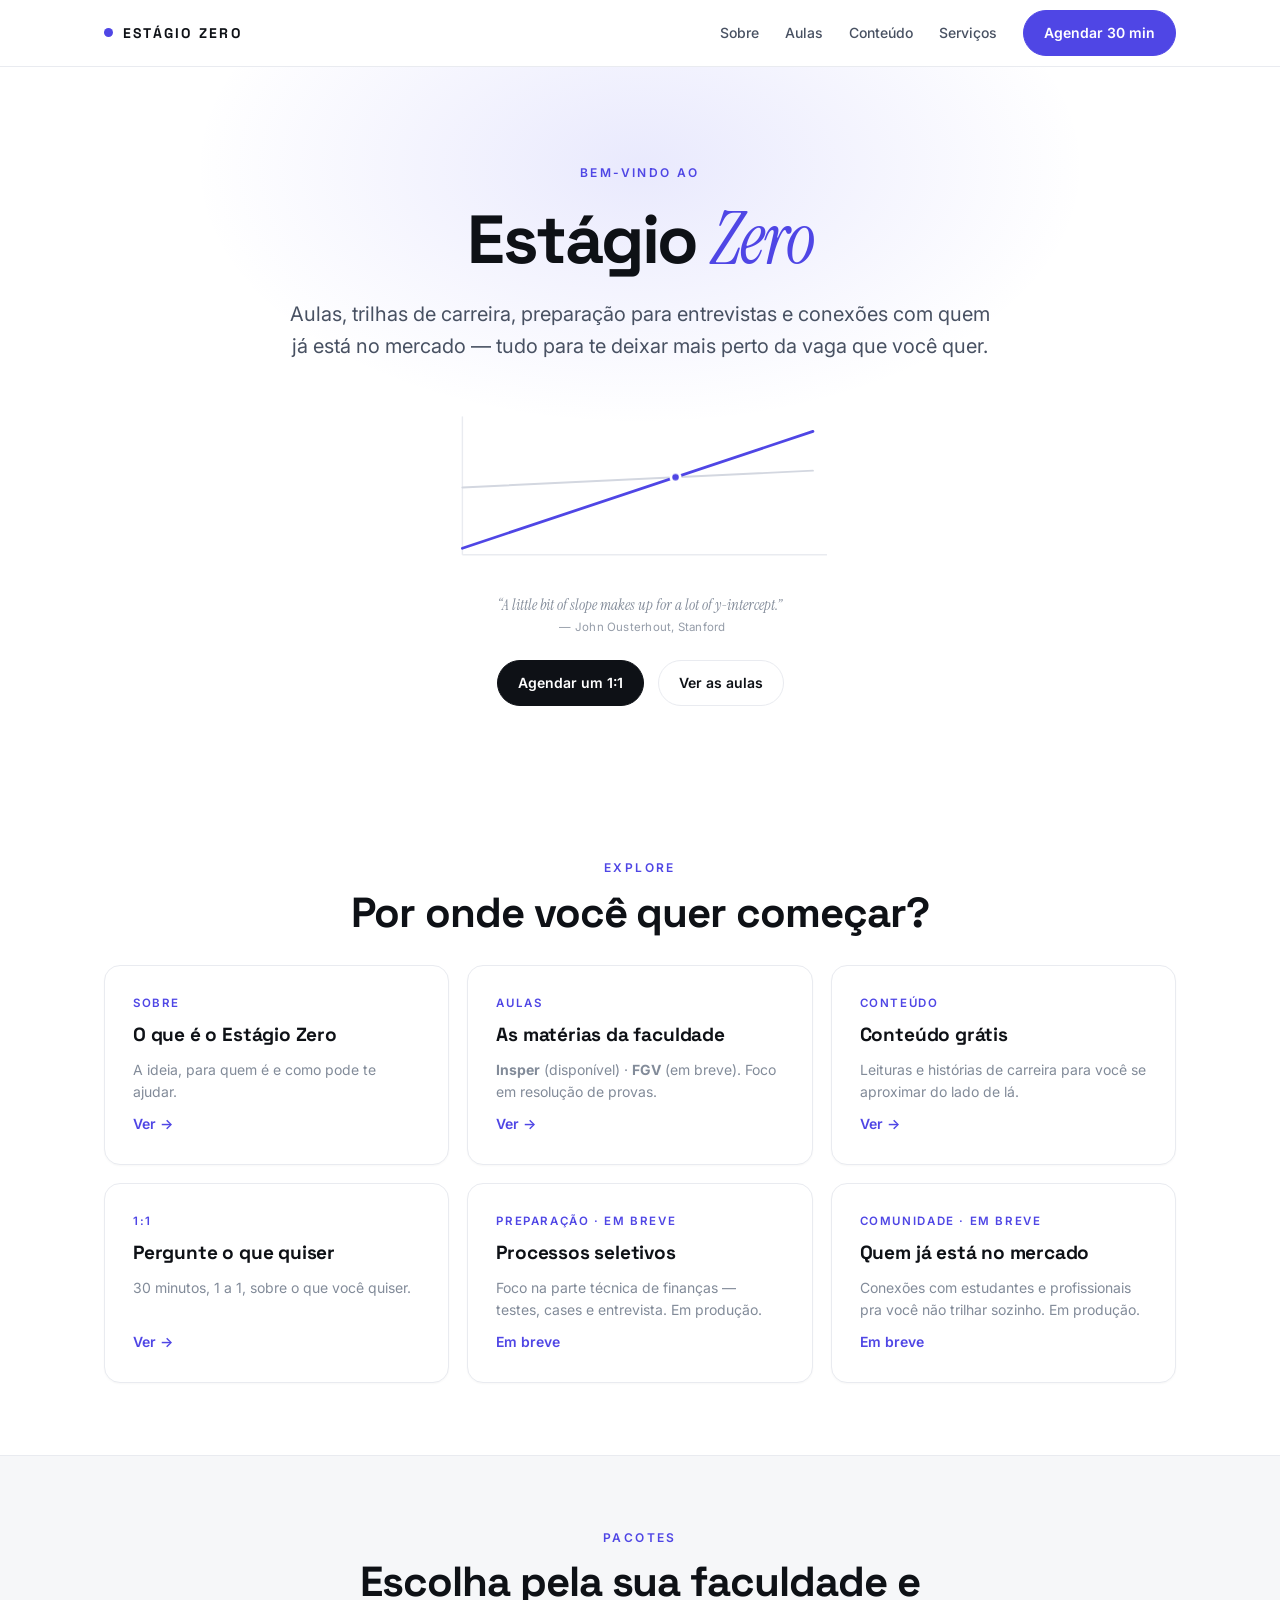
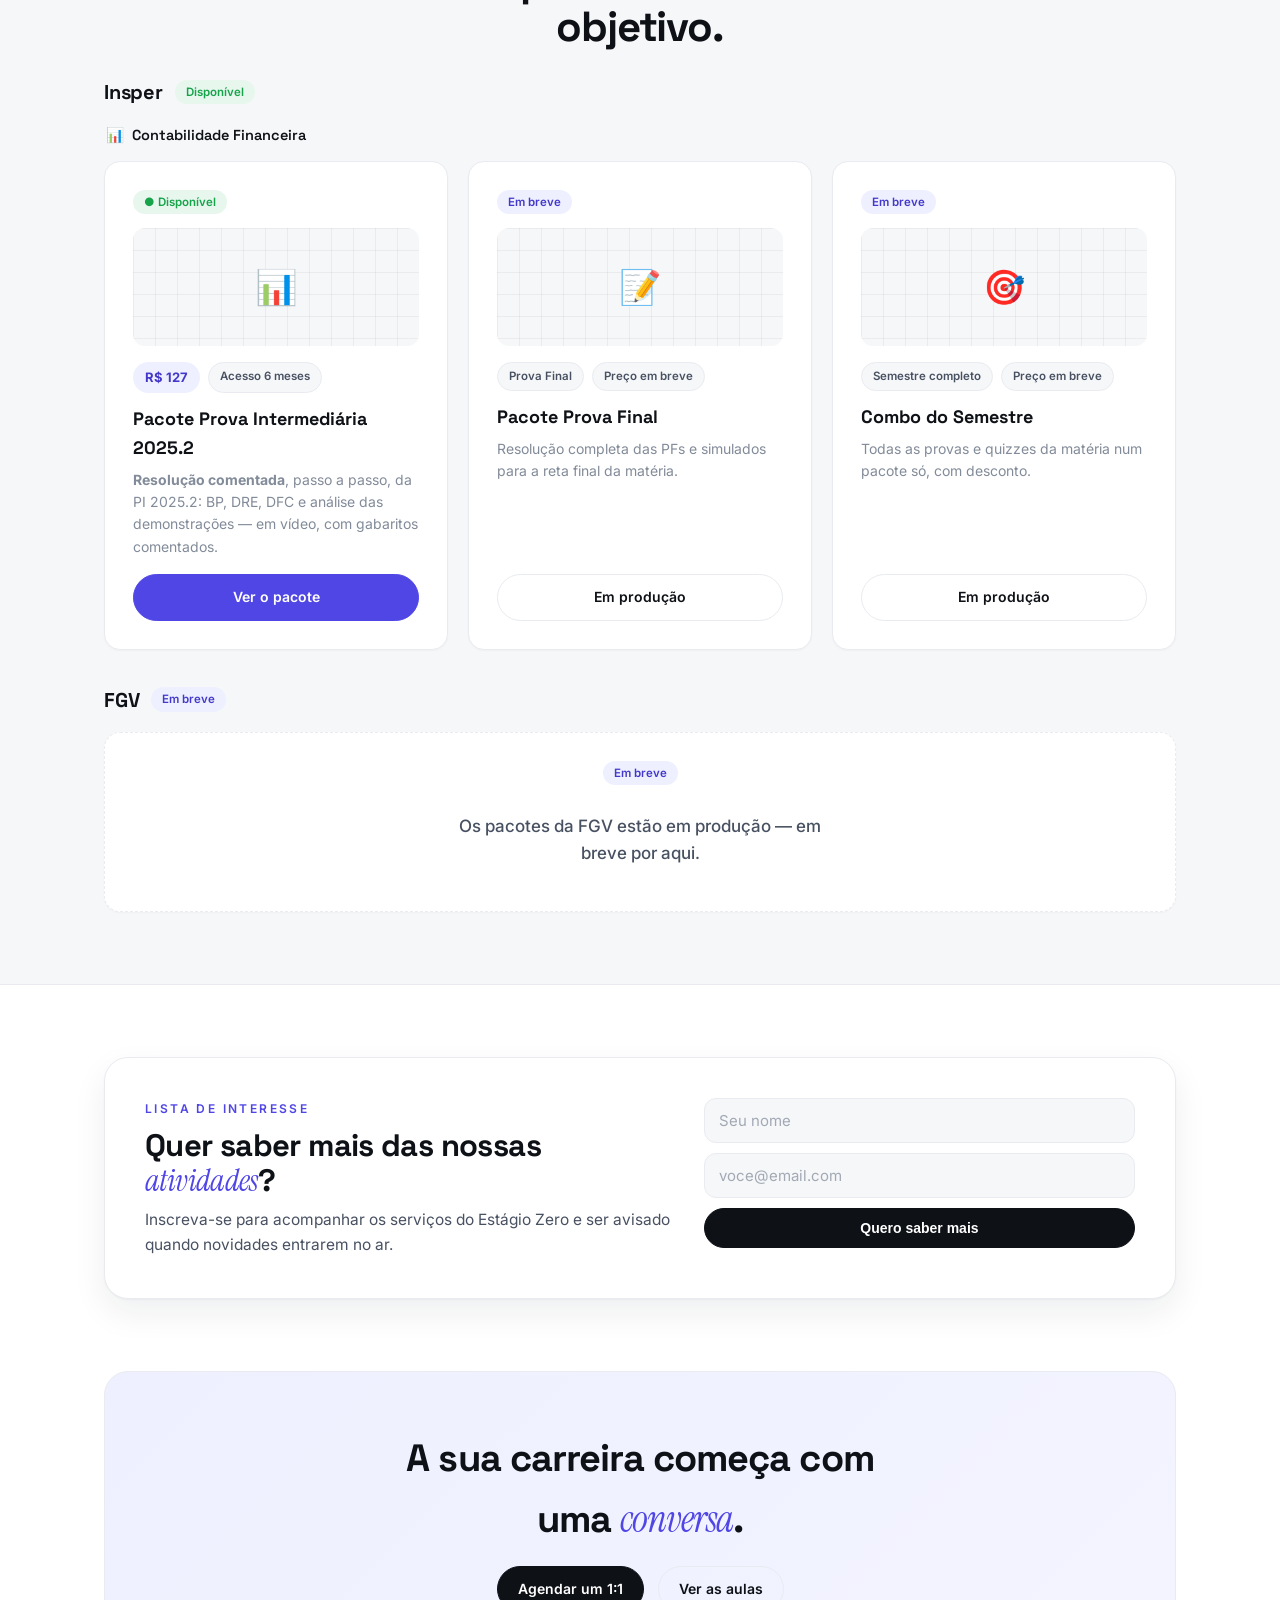
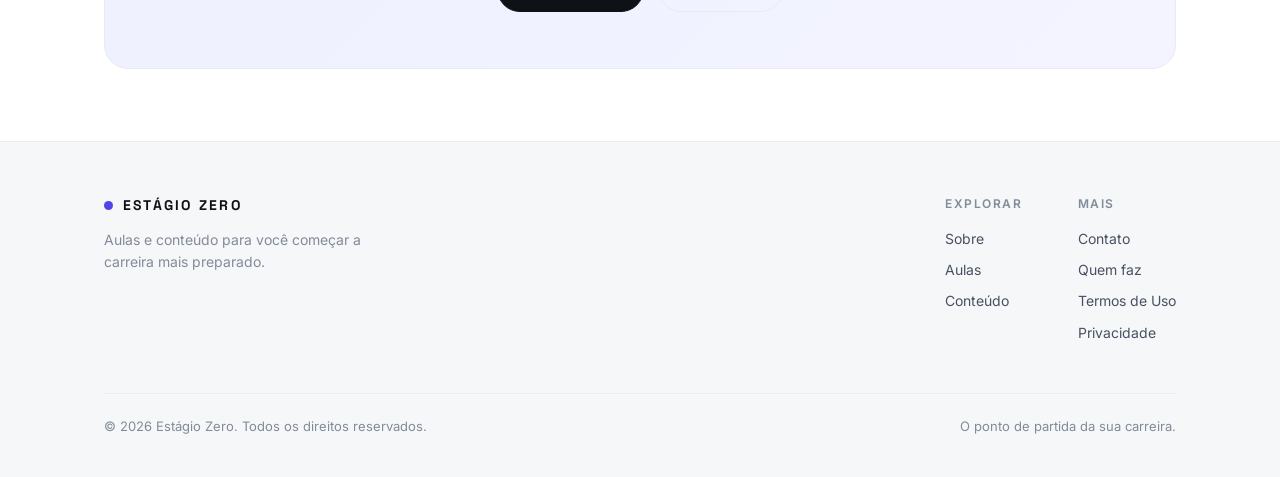
<file: index_13.html>
<!DOCTYPE html>
<html lang="pt-BR">
<head>
<meta charset="UTF-8">
<meta name="viewport" content="width=device-width, initial-scale=1.0">
<title>Estágio Zero — O começo da sua carreira</title>
<meta name="description" content="Aulas e conteúdo de carreira para você começar bem a fase zero da sua carreira.">
<link rel="preconnect" href="https://fonts.googleapis.com">
<link rel="preconnect" href="https://fonts.gstatic.com" crossorigin>
<link href="https://fonts.googleapis.com/css2?family=Inter:wght@400;500;600;700;800&family=Space+Grotesk:wght@400;500;600;700&family=Instrument+Serif:ital@0;1&display=swap" rel="stylesheet">
<script>document.documentElement.className+=' js';</script>
<style>
  :root{
    --ink:#0e1116;--ink-2:#485162;--muted:#828b99;--line:#e9ebf0;
    --bg:#ffffff;--surface:#ffffff;--surface-2:#f6f7f9;
    --accent:#4f46e5;--accent-2:#6366f1;--accent-ink:#4338ca;--accent-soft:#eef0ff;--ok:#16a34a;
    --radius:16px;--maxw:1120px;
    --shadow:0 1px 2px rgba(16,24,40,.04), 0 14px 34px rgba(16,24,40,.07);
  }
  *{box-sizing:border-box;margin:0;padding:0}
  html{scroll-behavior:smooth}
  body{font-family:'Inter',-apple-system,BlinkMacSystemFont,'Segoe UI',sans-serif;color:var(--ink);background:var(--bg);line-height:1.6;-webkit-font-smoothing:antialiased;text-rendering:optimizeLegibility}
  a{color:inherit;text-decoration:none}
  h1,h2,h3,h4,.brand,.price-card .price,.hero-meta .stat b{font-family:'Space Grotesk','Inter',-apple-system,sans-serif}
  .hl{font-family:'Instrument Serif',Georgia,serif;font-style:italic;font-weight:400;color:var(--accent)}
  .wrap{max-width:var(--maxw);margin:0 auto;padding:0 24px}

  /* ---------- Nav ---------- */
  header{position:sticky;top:0;z-index:50;background:rgba(255,255,255,.8);backdrop-filter:saturate(180%) blur(12px);border-bottom:1px solid var(--line)}
  .nav{display:flex;align-items:center;justify-content:space-between;height:66px}
  .brand{display:flex;align-items:center;gap:10px;font-weight:800;letter-spacing:.16em;font-size:14px;cursor:pointer}
  .brand .dot{width:9px;height:9px;border-radius:50%;background:var(--accent);display:inline-block}
  .nav-links{display:flex;align-items:center;gap:26px}
  .nav-links a:not(.btn){font-size:14px;font-weight:500;color:var(--ink-2);transition:color .15s}
  .nav-links a:not(.btn):hover,.nav-links a:not(.btn).active{color:var(--ink)}
  .btn{display:inline-flex;align-items:center;justify-content:center;gap:8px;font-weight:600;font-size:14px;padding:11px 20px;border-radius:999px;border:1.5px solid var(--line);cursor:pointer;transition:all .15s;white-space:nowrap}
  .btn-primary{background:var(--ink);color:#fff;border-color:var(--ink)}
  .btn-primary:hover{background:#000;transform:translateY(-1px)}
  .btn-ghost{background:transparent;color:var(--ink);border-color:var(--line)}
  .btn-ghost:hover{background:var(--surface-2)}
  .btn-accent{background:var(--accent);color:#fff;border-color:var(--accent)}
  .btn-accent:hover{background:var(--accent-ink);border-color:var(--accent-ink);transform:translateY(-1px)}
  .menu-toggle{display:none;background:none;border:none;cursor:pointer;padding:8px;flex-direction:column;gap:5px}
  .menu-toggle span{display:block;width:22px;height:2px;background:var(--ink);transition:.2s}

  /* ---------- Views ---------- */
  .view{display:none}
  .view.active{display:block;animation:fadev .32s ease}
  @keyframes fadev{from{opacity:0;transform:translateY(8px)}to{opacity:1;transform:none}}
  .back{display:inline-flex;align-items:center;gap:7px;font-size:13.5px;color:var(--muted);font-weight:500;margin-bottom:26px;cursor:pointer}
  .back:hover{color:var(--ink)}

  /* ---------- Hero ---------- */
  .hero{position:relative;overflow:hidden;text-align:center}
  .hero::before{content:"";position:absolute;top:-160px;left:50%;transform:translateX(-50%);width:900px;height:520px;border-radius:50%;background:radial-gradient(ellipse at center,rgba(99,102,241,.14),rgba(99,102,241,0) 70%);pointer-events:none}
  .hero .wrap{position:relative;z-index:1;padding:96px 24px 80px;max-width:820px}
  .eyebrow{font-size:12px;font-weight:600;letter-spacing:.2em;color:var(--accent);text-transform:uppercase}
  .hero h1{font-size:clamp(40px,6.4vw,68px);font-weight:700;letter-spacing:-.03em;line-height:1.04;margin:20px 0 22px}
  .hero h1 .hl{font-size:1.05em}
  .hero p.lead{font-size:clamp(17px,2.2vw,20px);color:var(--ink-2);max-width:54ch;margin:0 auto 32px}
  .hero-cta{display:flex;flex-wrap:wrap;gap:14px;align-items:center;justify-content:center}
  .hero-quote{font-family:'Instrument Serif',Georgia,serif;font-style:italic;font-size:14.5px;color:var(--muted);max-width:42ch;margin:2px auto 24px;line-height:1.4}
  .hero-quote span{font-family:'Inter',sans-serif;font-style:normal;font-size:11.5px;color:var(--muted);opacity:.85;margin-left:5px;letter-spacing:.02em}
  .hero-chart{max-width:430px;margin:8px auto 14px}
  .hero-chart svg{width:100%;height:auto;display:block;overflow:visible}
  .hero-chart .ml-axis{stroke:var(--line);stroke-width:1.5}
  .hero-chart .ml-grey{stroke:#d3d7e0;stroke-width:2;fill:none;stroke-linecap:round}
  .hero-chart .ml-accent{stroke:var(--accent);stroke-width:3;fill:none;stroke-linecap:round}
  .js .hero-chart .ml-accent{stroke-dasharray:640;stroke-dashoffset:640;animation:mlDraw 1.6s ease-out .35s forwards}
  @keyframes mlDraw{to{stroke-dashoffset:0}}
  .hero-chart .ml-dot{fill:var(--accent);stroke:#fff;stroke-width:3}
  .js .hero-chart .ml-dot{opacity:0;animation:mlPop .5s ease-out 1.65s forwards}
  @keyframes mlPop{to{opacity:1}}
  .hero-chart .ml-lbl{font-family:'Inter',sans-serif;font-size:12px;font-weight:700}
  .hero-chart .ml-lbl.you{fill:var(--accent)}
  .hero-chart .ml-lbl.head{fill:var(--muted);font-weight:600}
  .hero-chart .ml-axis-lbl{fill:var(--muted);font-family:'Inter',sans-serif;font-size:10.5px;font-weight:600}

  /* ---------- Section shell ---------- */
  .band{padding:72px 0}
  .band--soft{background:var(--surface-2);border-top:1px solid var(--line);border-bottom:1px solid var(--line)}
  .sec-head{max-width:62ch;margin-bottom:38px}
  .sec-head.center{margin-left:auto;margin-right:auto;text-align:center}
  .sec-head .kicker{font-size:12px;font-weight:600;letter-spacing:.2em;text-transform:uppercase;color:var(--accent);margin-bottom:12px}
  .sec-head h2{font-size:clamp(28px,4vw,42px);font-weight:700;letter-spacing:-.025em;line-height:1.08}
  .sec-head p{font-size:17px;color:var(--ink-2);margin-top:14px}
  .card{background:var(--surface);border:1px solid var(--line);border-radius:var(--radius);padding:28px;box-shadow:0 1px 2px rgba(16,24,40,.03)}

  /* ---------- Home hub ---------- */
  .hub-grid{display:grid;grid-template-columns:repeat(3,1fr);gap:18px}
  .hub-card{display:flex;flex-direction:column;gap:8px;cursor:pointer;transition:transform .18s,border-color .18s,box-shadow .18s}
  .hub-card:hover{transform:translateY(-3px);border-color:#d6d9e0;box-shadow:var(--shadow)}
  .hub-card .hk{font-size:11.5px;letter-spacing:.14em;text-transform:uppercase;color:var(--accent);font-weight:600}
  .hub-card h3{font-size:19px;font-weight:700;letter-spacing:-.01em}
  .hub-card p{font-size:14px;color:var(--muted);flex:1}
  .hub-card .arw{color:var(--accent);font-weight:600;font-size:14px;margin-top:2px}
  @media(max-width:900px){.hub-grid{grid-template-columns:1fr 1fr}}

  /* ---------- Pacotes ---------- */
  .grid-3{display:grid;grid-template-columns:repeat(3,1fr);gap:20px}
  .pkg{display:flex;flex-direction:column;transition:transform .18s, border-color .18s, box-shadow .18s}
  .pkg:hover{transform:translateY(-3px);border-color:#d6d9e0;box-shadow:var(--shadow)}
  .pkg-top{display:flex;gap:8px;flex-wrap:wrap;margin-bottom:14px}
  .pkg-art{height:118px;border-radius:12px;background:var(--surface-2);background-image:linear-gradient(rgba(16,24,40,.05) 1px,transparent 1px),linear-gradient(90deg,rgba(16,24,40,.05) 1px,transparent 1px);background-size:22px 22px;display:flex;align-items:center;justify-content:center;font-size:34px;margin-bottom:16px}
  .pkg-price{display:flex;gap:8px;margin-bottom:12px;flex-wrap:wrap}
  .pkg-price span{font-size:11.5px;font-weight:600;color:var(--ink-2);background:var(--surface-2);border:1px solid var(--line);padding:4px 11px;border-radius:999px}
  .pkg h3{font-size:18px;font-weight:700;margin-bottom:6px}
  .pkg p{font-size:14px;color:var(--muted);flex:1;margin-bottom:16px}
  .badge{display:inline-flex;font-size:11.5px;font-weight:600;padding:3px 11px;border-radius:999px}
  .badge.open{background:#e7f7ee;color:var(--ok)}
  .badge.soon{background:var(--accent-soft);color:var(--accent-ink)}
  .badge.closed{background:var(--surface-2);color:var(--muted)}
  .badge.lvl{background:var(--surface-2);color:var(--ink-2);border:1px solid var(--line)}
  .pkg-price .pill-price{background:var(--accent-soft);color:var(--accent-ink);border-color:transparent;font-weight:700;font-size:13px}

  /* ---------- Aulas ---------- */
  .async-row{display:grid;grid-template-columns:repeat(3,1fr);gap:16px;margin-bottom:28px}
  .async-row .a{border:1px solid var(--line);border-radius:12px;padding:16px 18px;background:var(--surface-2)}
  .async-row .a b{display:block;font-size:15px;font-weight:700;margin-bottom:2px}
  .async-row .a span{font-size:13px;color:var(--muted)}
  .course{display:flex;flex-direction:column;transition:transform .18s, box-shadow .18s, border-color .18s}
  .course:hover{transform:translateY(-3px);box-shadow:var(--shadow);border-color:#d6d9e0}
  .tag{display:inline-flex;align-items:center;gap:6px;font-size:11.5px;font-weight:600;letter-spacing:.04em;padding:4px 11px;border-radius:999px;background:var(--surface-2);color:var(--ink-2);width:fit-content;text-transform:uppercase}
  .tag.live{background:var(--accent-soft);color:var(--accent-ink)}
  .tag.soon{background:var(--surface-2);color:var(--muted)}
  .course h3{font-size:19px;font-weight:700;letter-spacing:-.01em;margin:14px 0 8px}
  .course p{font-size:14.5px;color:var(--muted);flex:1}
  .course .foot{margin-top:16px;font-size:13px;font-weight:600;color:var(--accent)}
  .modules{margin-top:16px;display:flex;flex-wrap:wrap;gap:8px}
  .modules span{font-size:12px;color:var(--ink-2);background:var(--surface-2);padding:5px 10px;border-radius:8px}
  .soon-card{grid-column:span 2;display:flex;flex-direction:column;align-items:center;justify-content:center;text-align:center;gap:14px;border-style:dashed}
  .soon-card .soon-line{font-size:17px;color:var(--ink-2);max-width:36ch;font-weight:500}
  .course-group{margin-bottom:34px}
  .course-group:last-child{margin-bottom:0}
  .group-head{display:flex;align-items:center;gap:12px;margin-bottom:16px}
  .group-name{font-family:'Space Grotesk',sans-serif;font-size:20px;font-weight:700;letter-spacing:-.01em}
  .group-tag{font-size:11.5px;font-weight:600;padding:3px 11px;border-radius:999px;background:#e7f7ee;color:var(--ok)}
  .group-tag.soon{background:var(--accent-soft);color:var(--accent-ink)}
  @media(max-width:900px){.soon-card{grid-column:span 1}}

  /* ---------- 1:1 ---------- */
  .price-card{box-shadow:var(--shadow);text-align:center}
  .price-card .price{font-size:44px;font-weight:700;letter-spacing:-.03em;line-height:1}
  .price-card .price small{font-size:15px;font-weight:600;color:var(--muted);letter-spacing:0}
  .price-card .price-sub{color:var(--muted);font-size:14px;margin:6px 0 22px}
  .mini-note{font-size:12.5px;color:var(--muted);margin-top:14px}
  .steps-inline{list-style:none;display:flex;flex-direction:column;gap:18px;margin-top:6px}
  .steps-inline li{display:flex;gap:16px;align-items:flex-start}
  .steps-inline .n{flex:0 0 30px;height:30px;border-radius:8px;background:var(--accent);color:#fff;font-weight:700;font-size:14px;display:flex;align-items:center;justify-content:center}
  .steps-inline h4{font-size:15.5px;font-weight:700;margin-bottom:2px}
  .steps-inline p{font-size:14px;color:var(--muted)}
  .oneone-grid{display:grid;grid-template-columns:1.1fr .9fr;gap:32px;align-items:start}
  .svc{display:flex;flex-direction:column;transition:transform .18s,box-shadow .18s,border-color .18s}
  .svc:hover{transform:translateY(-3px);box-shadow:var(--shadow);border-color:#d6d9e0}
  .svc h3{font-size:18px;font-weight:700;margin:12px 0 8px}
  .svc p{font-size:14.5px;color:var(--muted);flex:1}
  .svc-price{font-family:'Space Grotesk',sans-serif;font-size:22px;font-weight:700;letter-spacing:-.02em;margin:14px 0}
  .svc-price small{font-size:13px;font-weight:600;color:var(--muted)}

  /* ---------- Sobre (negócio) ---------- */
  .pillars{display:grid;grid-template-columns:1fr 1fr;gap:20px;margin-top:8px}
  .pillar{border:1px solid var(--line);border-radius:var(--radius);padding:26px;background:var(--surface)}
  .pillar .pi{font-size:26px;margin-bottom:10px}
  .pillar h3{font-size:19px;font-weight:700;margin-bottom:8px}
  .pillar p{font-size:14.5px;color:var(--muted)}
  @media(max-width:760px){.pillars{grid-template-columns:1fr}}
  .feat{display:flex;flex-direction:column;transition:transform .18s,border-color .18s,box-shadow .18s}
  .feat:hover{transform:translateY(-3px);border-color:#d6d9e0;box-shadow:var(--shadow)}
  .feat .pi{font-size:26px;margin-bottom:10px}
  .feat h4{font-size:17px;font-weight:700;margin-bottom:7px}
  .feat p{font-size:14px;color:var(--muted)}

  /* ---------- Prep steps ---------- */
  .steps{display:grid;grid-template-columns:repeat(4,1fr);gap:20px;counter-reset:step}
  .step{position:relative;padding:26px 22px;border:1px solid var(--line);border-radius:var(--radius);background:var(--surface)}
  .step::before{counter-increment:step;content:"0" counter(step);font-size:13px;font-weight:700;color:var(--accent);letter-spacing:.05em}
  .step h4{font-size:16px;font-weight:700;margin:10px 0 8px}
  .step p{font-size:14px;color:var(--muted)}

  /* ---------- Community ---------- */
  .community{display:grid;grid-template-columns:1fr 1fr;gap:32px;align-items:center}
  .story{border:1px solid var(--line);border-radius:var(--radius);padding:22px;background:var(--surface);margin-bottom:16px}
  .story:last-child{margin-bottom:0}
  .story .q{font-size:15.5px;color:var(--ink);line-height:1.55}
  .story .who{margin-top:14px;display:flex;align-items:center;gap:12px}
  .avatar{width:40px;height:40px;border-radius:50%;background:linear-gradient(135deg,var(--accent),#818cf8);color:#fff;display:flex;align-items:center;justify-content:center;font-weight:700;font-size:15px;flex:0 0 40px}
  .who b{font-size:14px;display:block}
  .who span{font-size:12.5px;color:var(--muted)}

  /* ---------- Tracker ---------- */
  .tracker{width:100%}
  .tr{display:grid;grid-template-columns:2fr 1.2fr .8fr .8fr 1fr;gap:12px;padding:14px 20px;border-bottom:1px solid var(--line);font-size:14px;align-items:center}
  .tr.th{background:var(--surface-2);font-size:11px;letter-spacing:.06em;text-transform:uppercase;color:var(--muted);font-weight:600}
  .tr:last-child{border-bottom:0}
  .tr > div:first-child{color:var(--ink);font-weight:600}
  .tr > div{color:var(--ink-2)}
  .tr .ex{color:var(--muted);font-weight:400;font-size:12px}
  .tracker-cta{display:flex;align-items:center;justify-content:space-between;gap:18px;flex-wrap:wrap;margin-top:20px;padding:22px 24px;border:1px solid var(--line);border-radius:var(--radius);background:var(--accent-soft)}
  .tracker-cta b{display:block;font-size:16px}
  .tracker-cta span{font-size:14px;color:var(--ink-2)}
  @media(max-width:640px){.tr{grid-template-columns:1.6fr .9fr 1fr}.tr > div:nth-child(3),.tr > div:nth-child(4){display:none}}

  /* ---------- Indique fields ---------- */
  .field{width:100%;padding:12px 14px;border:1px solid var(--line);border-radius:12px;font-family:inherit;font-size:15px;color:var(--ink);background:var(--surface-2);transition:border-color .15s, box-shadow .15s, background .15s}
  .field:focus{outline:none;border-color:var(--accent);background:#fff;box-shadow:0 0 0 3px rgba(79,70,229,.14)}
  .field::placeholder{color:#a2a9b4}
  textarea.field{resize:vertical;min-height:96px}
  .fl{display:block;font-size:13px;color:var(--muted);margin:14px 0 6px;font-weight:500}
  .fl:first-of-type{margin-top:0}
  #refLink{background:var(--surface-2);font-size:13.5px}

  /* ---------- Blog ---------- */
  .blog-card{display:grid;grid-template-columns:1.2fr .8fr;gap:0;overflow:hidden;padding:0}
  .blog-body{padding:34px}
  .blog-body .tagline{font-style:italic;color:var(--muted);font-size:14px;margin-top:10px}
  .blog-side{background:linear-gradient(135deg,#4f46e5,#6366f1);color:#fff;padding:34px;display:flex;flex-direction:column;justify-content:center;gap:6px}
  .blog-side .big{font-size:30px;font-weight:700;letter-spacing:-.02em;line-height:1.05;font-family:'Space Grotesk',sans-serif}
  .blog-side .sub{color:rgba(255,255,255,.85);font-size:14px}
  .blog-side .btn{margin-top:16px}

  /* ---------- Quem faz ---------- */
  .about-grid{display:grid;grid-template-columns:290px 1fr;gap:22px;align-items:start}
  .about-side{text-align:center}
  .about-side .photo{width:116px;height:116px;border-radius:20px;margin:0 auto 16px;background:linear-gradient(135deg,var(--accent),#818cf8);color:#fff;display:flex;align-items:center;justify-content:center;font-size:40px;font-weight:800}
  .about-side h3{font-size:22px;font-weight:800}
  .about-side .role{color:var(--accent);font-weight:600;font-size:14px;margin:4px 0 16px}
  .about-side .cred{list-style:none;text-align:left;display:flex;flex-direction:column;gap:10px;margin:0 0 18px}
  .about-side .cred li{font-size:13.5px;color:var(--ink-2);padding-left:20px;position:relative}
  .about-side .cred li::before{content:"";position:absolute;left:0;top:7px;width:8px;height:8px;border-radius:50%;background:var(--accent)}
  .about-body p{font-size:15.5px;color:var(--ink-2);line-height:1.65;margin-bottom:14px}
  .about-body .about-note{font-size:14px;color:var(--muted);border-top:1px solid var(--line);padding-top:14px;margin-bottom:0}
  .about-body .about-note a{color:var(--accent);font-weight:600}
  .li-btn{display:inline-flex;align-items:center;gap:8px;font-weight:600;font-size:14px;padding:10px 18px;border-radius:999px;background:#0a66c2;color:#fff}
  .li-btn:hover{background:#0b74d9}
  @media(max-width:760px){.about-grid{grid-template-columns:1fr}}

  /* ---------- Captura de e-mail ---------- */
  .capture{display:grid;grid-template-columns:1.1fr .9fr;gap:32px;align-items:center;background:var(--surface);border:1px solid var(--line);border-radius:24px;padding:40px;box-shadow:var(--shadow)}
  .capture .kicker{font-size:12px;font-weight:600;letter-spacing:.2em;text-transform:uppercase;color:var(--accent);margin-bottom:10px}
  .capture h2{font-size:clamp(23px,3.2vw,31px);font-weight:700;letter-spacing:-.02em;line-height:1.12}
  .capture p{font-size:15.5px;color:var(--ink-2);margin-top:10px}
  .capture-form{display:flex;flex-direction:column;gap:10px}
  .capture-form .btn{width:100%}
  @media(max-width:760px){.capture{grid-template-columns:1fr;padding:28px}}

  /* ---------- CTA ---------- */
  .cta-final{background:linear-gradient(135deg,var(--accent-soft),#f3f4ff);border:1px solid var(--line);border-radius:24px;padding:56px 40px;text-align:center}
  .cta-final h2{font-size:clamp(26px,4vw,38px);font-weight:700;letter-spacing:-.025em;max-width:20ch;margin:0 auto 16px}
  .cta-final p{color:var(--ink-2);max-width:48ch;margin:0 auto 26px;font-size:17px}

  /* ---------- Footer ---------- */
  footer{padding:52px 0 40px;background:var(--surface-2);border-top:1px solid var(--line)}
  .foot-grid{display:flex;justify-content:space-between;flex-wrap:wrap;gap:32px;align-items:flex-start}
  .foot-brand p{font-size:14px;color:var(--muted);max-width:34ch;margin-top:12px}
  .foot-links{display:flex;gap:56px;flex-wrap:wrap}
  .foot-col h5{font-size:12px;letter-spacing:.12em;text-transform:uppercase;color:var(--muted);margin-bottom:14px;font-weight:600}
  .foot-col a{display:block;font-size:14px;color:var(--ink-2);margin-bottom:9px;transition:color .15s;cursor:pointer}
  .foot-col a:hover{color:var(--ink)}
  .foot-bottom{margin-top:40px;padding-top:22px;border-top:1px solid var(--line);display:flex;justify-content:space-between;flex-wrap:wrap;gap:12px;font-size:13px;color:var(--muted)}

  .ref-banner{background:var(--accent-soft);color:var(--accent-ink);text-align:center;font-size:14px;font-weight:500;padding:11px 24px;border-bottom:1px solid var(--line)}

  .js .reveal{opacity:0;transform:translateY(16px);transition:opacity .6s ease, transform .6s ease}
  .js .reveal.in{opacity:1;transform:none}
  @media(prefers-reduced-motion:reduce){.js .reveal{opacity:1;transform:none;transition:none}}

  @media(max-width:900px){.oneone-grid{grid-template-columns:1fr}.grid-3{grid-template-columns:1fr 1fr}.steps{grid-template-columns:1fr 1fr}.community{grid-template-columns:1fr}.blog-card{grid-template-columns:1fr}.blog-side{order:-1}}
  /* ===== Página do pacote (curso) ===== */
  .course-hero{display:grid;grid-template-columns:1.5fr .9fr;gap:26px;align-items:start;margin:6px 0 34px}
  .ch-left h2{font-size:clamp(28px,4vw,40px);line-height:1.05;letter-spacing:-.025em;margin:6px 0 12px}
  .ch-left p{color:var(--ink-2);font-size:16px;line-height:1.6;max-width:60ch}
  .ch-meta{display:flex;flex-wrap:wrap;gap:8px;margin-top:18px}
  .ch-meta span{background:var(--surface-2);border:1px solid var(--line);color:var(--ink-2);font-size:13px;font-weight:600;padding:6px 11px;border-radius:999px}
  .ch-buy{position:sticky;top:88px;text-align:center;padding:26px}
  .ch-buy .pill-price{font-family:'Space Grotesk',sans-serif;font-size:34px;font-weight:700;color:var(--ink);display:block}
  .ch-sub{color:var(--muted);font-size:13px;margin:4px 0 16px}
  .ch-guarantee{color:var(--muted);font-size:12.5px;margin-top:12px}
  .video-embed{position:relative;width:100%;aspect-ratio:16/9;border-radius:var(--radius);overflow:hidden;border:1px solid var(--line);background:#0e1116;box-shadow:var(--shadow)}
  .video-embed iframe{position:absolute;inset:0;width:100%;height:100%;border:0}
  .video-ph{position:absolute;inset:0;display:flex;flex-direction:column;align-items:center;justify-content:center;gap:8px;color:#fff;font-weight:600;
    background:radial-gradient(circle at 50% 40%,rgba(99,102,241,.35),rgba(14,17,22,1) 70%)}
  .video-ph small{color:#c7cbd6;font-weight:500}
  .curr-title{font-family:'Space Grotesk',sans-serif;font-size:20px;font-weight:600;letter-spacing:-.01em;margin:8px 0 14px}
  .curriculum{display:flex;flex-direction:column;gap:10px;margin-bottom:30px}
  .mod-head{display:flex;align-items:baseline;justify-content:space-between;gap:12px;margin:16px 2px 4px;font-family:'Space Grotesk',sans-serif;font-weight:600;font-size:14.5px;color:var(--ink)}
  .mod-head:first-child{margin-top:0}
  .mod-count{font-family:'Inter',sans-serif;font-weight:600;font-size:12px;color:var(--muted);white-space:nowrap}
  .ch-legal{font-size:11.5px;color:var(--muted);margin-top:12px;line-height:1.55}
  .ch-legal a{color:var(--ink-2);text-decoration:underline}
  .legal{max-width:760px}
  .legal h1{font-family:'Space Grotesk',sans-serif;font-size:30px;letter-spacing:-.02em;margin:16px 0 6px}
  .legal .legal-date{color:var(--muted);font-size:13px;margin-bottom:22px}
  .legal h3{font-family:'Space Grotesk',sans-serif;font-size:17px;margin:22px 0 8px;color:var(--ink)}
  .legal p{color:var(--ink-2);font-size:15px;line-height:1.7;margin-bottom:10px}
  .legal ul{color:var(--ink-2);font-size:15px;line-height:1.7;margin:0 0 10px 20px}
  .legal a{color:var(--accent-ink);text-decoration:underline}
  .lesson{display:flex;align-items:center;gap:14px;background:var(--surface);border:1px solid var(--line);border-radius:12px;padding:14px 16px}
  .lesson.free{border-color:var(--accent-soft);background:linear-gradient(0deg,var(--accent-soft),var(--accent-soft)),#fff;background-blend-mode:normal}
  .l-ico{flex:0 0 auto;width:34px;height:34px;border-radius:50%;display:flex;align-items:center;justify-content:center;font-size:14px;background:var(--surface-2);color:var(--ink-2);border:1px solid var(--line)}
  .lesson.free .l-ico{background:var(--accent);color:#fff;border-color:var(--accent)}
  .l-body{flex:1;min-width:0}
  .l-body b{display:block;font-size:14.5px;font-weight:600;color:var(--ink);line-height:1.35}
  .l-body span{font-size:12.5px;color:var(--muted)}
  .l-tag{flex:0 0 auto;font-size:12px;font-weight:700;padding:5px 10px;border-radius:999px;background:var(--surface-2);color:var(--muted);border:1px solid var(--line);white-space:nowrap}
  .l-tag.free{background:var(--accent);color:#fff;border-color:var(--accent)}
  @media(max-width:820px){.course-hero{grid-template-columns:1fr}.ch-buy{position:static}}

  @media(max-width:640px){
    .nav-links{position:fixed;top:66px;left:0;right:0;background:#fff;border-bottom:1px solid var(--line);flex-direction:column;align-items:stretch;gap:0;padding:8px 0;transform:translateY(-180%);transition:transform .25s ease;box-shadow:var(--shadow)}
    .nav-links.open{transform:translateY(0)}
    .nav-links a{padding:14px 24px}.nav-links .btn{margin:8px 24px 12px;text-align:center}
    .menu-toggle{display:flex}
    .grid-3,.steps,.hub-grid,.async-row{grid-template-columns:1fr}
    .hero .wrap{padding:64px 24px 52px}.band{padding:52px 0}.cta-final{padding:40px 24px}
    .lesson{flex-wrap:wrap}.l-tag{margin-left:48px}
  }
</style>
<!-- Microsoft Clarity -->
<script type="text/javascript">
    (function(c,l,a,r,i,t,y){
        c[a]=c[a]||function(){(c[a].q=c[a].q||[]).push(arguments)};
        t=l.createElement(r);t.async=1;t.src="https://www.clarity.ms/tag/"+i;
        y=l.getElementsByTagName(r)[0];y.parentNode.insertBefore(t,y);
    })(window, document, "clarity", "script", "xu0cf6b5b4");
</script>
<!-- End Microsoft Clarity -->
</head>
<body>

<header>
  <div class="wrap nav">
    <a class="brand" data-nav href="#home"><span class="dot"></span>ESTÁGIO ZERO</a>
    <nav class="nav-links" id="navLinks">
      <a href="#sobre" data-nav>Sobre</a>
      <a href="#aulas" data-nav>Aulas</a>
      <a href="#conteudo" data-nav>Conteúdo</a>
      <a href="#oneone" data-nav>Serviços</a>
      <a href="#oneone" class="btn btn-accent" data-cal>Agendar 30 min</a>
    </nav>
    <button class="menu-toggle" id="menuToggle" aria-label="Menu"><span></span><span></span><span></span></button>
  </div>
</header>

<main id="top">
  <div id="refBanner" class="ref-banner" hidden><span id="refBannerText"></span></div>

  <!-- ===== HOME ===== -->
  <section class="view active" id="view-home">
    <section class="hero">
      <div class="wrap">
        <p class="eyebrow reveal">Bem-vindo ao</p>
        <h1 class="reveal">Estágio <span class="hl">Zero</span></h1>
        <p class="lead reveal">Aulas, trilhas de carreira, preparação para entrevistas e conexões com quem já está no mercado — tudo para te deixar mais perto da vaga que você quer.</p>
        <div class="hero-chart reveal" role="img" aria-label="Gráfico: sua linha de crescimento ultrapassa quem começou na frente">
          <svg viewBox="0 0 460 200">
            <line class="ml-axis" x1="40" y1="172" x2="430" y2="172"/>
            <line class="ml-axis" x1="40" y1="24" x2="40" y2="172"/>
            <path class="ml-grey" d="M40,100 L415,82"/>
            <path class="ml-accent" d="M40,165 L415,40"/>
            <circle class="ml-dot" cx="268" cy="89" r="5"/>
          </svg>
        </div>
        <p class="hero-quote reveal"><em>“A little bit of slope makes up for a lot of y-intercept.”</em> <span>— John Ousterhout, Stanford</span></p>
        <div class="hero-cta reveal">
          <a href="#oneone" class="btn btn-primary" data-cal>Agendar um 1:1</a>
          <a href="#aulas" class="btn btn-ghost" data-nav>Ver as aulas</a>
        </div>
      </div>
    </section>

    <section class="band">
      <div class="wrap">
        <div class="sec-head center reveal" style="margin-bottom:30px"><div class="kicker">Explore</div><h2>Por onde você quer começar?</h2></div>
        <div class="hub-grid">
          <a href="#sobre" data-nav class="card hub-card reveal"><div class="hk">Sobre</div><h3>O que é o Estágio Zero</h3><p>A ideia, para quem é e como pode te ajudar.</p><div class="arw">Ver →</div></a>
          <a href="#aulas" data-nav class="card hub-card reveal"><div class="hk">Aulas</div><h3>As matérias da faculdade</h3><p><b>Insper</b> (disponível) · <b>FGV</b> (em breve). Foco em resolução de provas.</p><div class="arw">Ver →</div></a>
          <a href="#conteudo" data-nav class="card hub-card reveal"><div class="hk">Conteúdo</div><h3>Conteúdo grátis</h3><p>Leituras e histórias de carreira para você se aproximar do lado de lá.</p><div class="arw">Ver →</div></a>
          <a href="#oneone" data-nav class="card hub-card reveal"><div class="hk">1:1</div><h3>Pergunte o que quiser</h3><p>30 minutos, 1 a 1, sobre o que você quiser.</p><div class="arw">Ver →</div></a>
          <a href="#contato" data-nav class="card hub-card reveal"><div class="hk">Preparação · em breve</div><h3>Processos seletivos</h3><p>Foco na parte técnica de finanças — testes, cases e entrevista. Em produção.</p><div class="arw">Em breve</div></a>
          <a href="#contato" data-nav class="card hub-card reveal"><div class="hk">Comunidade · em breve</div><h3>Quem já está no mercado</h3><p>Conexões com estudantes e profissionais pra você não trilhar sozinho. Em produção.</p><div class="arw">Em breve</div></a>
        </div>
      </div>
    </section>

    <section class="band band--soft">
      <div class="wrap">
        <div class="sec-head center reveal" style="margin-bottom:26px"><div class="kicker">Pacotes</div><h2>Escolha pela sua faculdade e objetivo.</h2></div>

        <div class="course-group reveal">
          <div class="group-head"><span class="group-name">Insper</span><span class="group-tag">Disponível</span></div>
          <div class="mod-head" style="margin:6px 2px 14px"><span>📊&nbsp;&nbsp;Contabilidade Financeira</span></div>
          <div class="grid-3">
            <div class="card pkg reveal">
              <div class="pkg-top"><span class="badge open">● Disponível</span></div>
              <div class="pkg-art"><span>📊</span></div>
              <div class="pkg-price"><span class="pill-price">R$ 127</span><span>Acesso 6 meses</span></div>
              <h3>Pacote Prova Intermediária 2025.2</h3>
              <p><b>Resolução comentada</b>, passo a passo, da PI 2025.2: BP, DRE, DFC e análise das demonstrações — em vídeo, com gabaritos comentados.</p>
              <a href="#pacote-pi" data-nav class="btn btn-accent" style="width:100%">Ver o pacote</a>
            </div>
            <div class="card pkg reveal">
              <div class="pkg-top"><span class="badge soon">Em breve</span></div>
              <div class="pkg-art"><span>📝</span></div>
              <div class="pkg-price"><span>Prova Final</span><span>Preço em breve</span></div>
              <h3>Pacote Prova Final</h3>
              <p>Resolução completa das PFs e simulados para a reta final da matéria.</p>
              <a href="#aulas" data-nav class="btn btn-ghost" style="width:100%">Em produção</a>
            </div>
            <div class="card pkg reveal">
              <div class="pkg-top"><span class="badge soon">Em breve</span></div>
              <div class="pkg-art"><span>🎯</span></div>
              <div class="pkg-price"><span>Semestre completo</span><span>Preço em breve</span></div>
              <h3>Combo do Semestre</h3>
              <p>Todas as provas e quizzes da matéria num pacote só, com desconto.</p>
              <a href="#aulas" data-nav class="btn btn-ghost" style="width:100%">Em produção</a>
            </div>
          </div>
        </div>

        <div class="course-group reveal">
          <div class="group-head"><span class="group-name">FGV</span><span class="group-tag soon">Em breve</span></div>
          <div class="grid-3">
            <div class="card pkg soon-card reveal" style="grid-column:1/-1">
              <div class="pkg-top"><span class="badge soon">Em breve</span></div>
              <p class="soon-line">Os pacotes da FGV estão em produção — em breve por aqui.</p>
            </div>
          </div>
        </div>
      </div>
    </section>

    <section class="band">
      <div class="wrap">
        <div class="capture reveal">
          <div class="capture-txt">
            <div class="kicker">Lista de interesse</div>
            <h2>Quer saber mais das nossas <span class="hl">atividades</span>?</h2>
            <p>Inscreva-se para acompanhar os serviços do Estágio Zero e ser avisado quando novidades entrarem no ar.</p>
          </div>
          <form id="captureForm" class="capture-form">
            <input class="field" name="nome" placeholder="Seu nome" required>
            <input class="field" name="email" type="email" placeholder="voce@email.com" required>
            <button class="btn btn-primary">Quero saber mais</button>
            <div id="captureMsg" style="font-size:13px"></div>
          </form>
        </div>
      </div>
    </section>

    <section class="band" style="padding-top:0">
      <div class="wrap">
        <div class="cta-final reveal">
          <h2>A sua carreira começa com uma <span class="hl">conversa</span>.</h2>
          <div style="display:flex;gap:14px;justify-content:center;flex-wrap:wrap">
            <a href="#oneone" class="btn btn-primary" data-cal>Agendar um 1:1</a>
            <a href="#aulas" class="btn btn-ghost" data-nav>Ver as aulas</a>
          </div>
        </div>
      </div>
    </section>
  </section>

  <!-- ===== SOBRE (negócio) ===== -->
  <section class="view" id="view-sobre">
    <section class="band">
      <div class="wrap">
        <a class="back" data-nav href="#home">← Início</a>
        <div class="sec-head reveal"><div class="kicker">Sobre</div><h2>O que é o <span class="hl">Estágio Zero</span>.</h2>
          <p>O Estágio Zero reúne num lugar só o que ajuda de verdade quem está começando a carreira: as aulas que importam, a preparação prática e as pessoas do mercado. Feito para o Brasil, para quem quer chegar preparado.</p>
        </div>
        <div class="pillars reveal">
          <div class="pillar">
            <div class="pi">📚</div>
            <h3>Aulas de finanças e contabilidade</h3>
            <p>As matérias da faculdade explicadas com foco em resolver provas e quizzes — no seu ritmo.</p>
          </div>
          <div class="pillar">
            <div class="pi">🚀</div>
            <h3>Carreira &amp; primeiros passos</h3>
            <p>Trilhas de carreira, preparação para entrevistas, currículo e LinkedIn, e conexões com quem já está no mercado.</p>
          </div>
        </div>
        <div class="card reveal" style="margin-top:22px">
          <h3 style="font-size:18px;font-weight:700;margin-bottom:8px">Por que existe</h3>
          <p style="font-size:15.5px;color:var(--ink-2);line-height:1.65">A parte mais difícil de começar uma carreira raramente é só a técnica — é não saber como funcionam os processos, não ter com quem falar e não saber por onde começar. O Estágio Zero existe para encurtar esse caminho: juntar as aulas que importam, a preparação prática e as pessoas do mercado.</p>
          <div style="margin-top:16px;display:flex;gap:10px;flex-wrap:wrap">
            <a href="https://www.linkedin.com/in/gabriel-kon/" target="_blank" rel="noopener" class="btn btn-ghost">Gabriel Kon →</a>
            <a href="https://www.linkedin.com/in/pedro-tedesco-802914141/" target="_blank" rel="noopener" class="btn btn-ghost">Pedro Tedesco →</a>
          </div>
        </div>
      </div>
    </section>
  </section>

  <!-- ===== 1:1 ===== -->
  <section class="view" id="view-oneone">
    <section class="band">
      <div class="wrap">
        <a class="back" data-nav href="#home">← Início</a>
        <div class="sec-head reveal">
          <div class="kicker">Serviços · 1 a 1</div>
          <h2>Pergunte o que quiser, <span class="hl">1 a 1</span>.</h2>
          <p>Atendimento individual, do bate-papo à preparação prática para os processos seletivos.</p>
        </div>
        <div class="grid-3">
          <div class="card svc reveal">
            <div class="tag live">Mais popular</div>
            <h3>Conversa 1:1</h3>
            <p>30 minutos, 1 a 1, sobre o que você quiser: faculdade, carreira, mercado, primeiro estágio, CFA.</p>
            <a href="#" class="btn btn-accent" style="width:100%" data-cal>Agendar</a>
          </div>
          <div class="card svc reveal">
            <div class="tag">Serviço</div>
            <h3>Mock Interview</h3>
            <p>Simulação de entrevista, técnica e comportamental, com feedback direto — pra você chegar treinado no processo real.</p>
            <div class="svc-price">Sob consulta</div>
            <a href="#contato" data-nav class="btn btn-ghost" style="width:100%">Falar comigo</a>
          </div>
        </div>
        <p class="mini-note" style="text-align:center;margin-top:18px">Agendamento via cal.com. Serviços novos em fase inicial.</p>
      </div>
    </section>
  </section>

  <!-- ===== AULAS ===== -->
  <section class="view" id="view-aulas">
    <section class="band">
      <div class="wrap">
        <a class="back" data-nav href="#home">← Início</a>
        <div class="sec-head reveal">
          <div class="kicker">Aulas · Matérias da faculdade</div>
          <h2>Suas matérias de finanças e contabilidade, <span class="hl">facilitadas</span>.</h2>
          <p>Aulas 100% online e no seu tempo: assista quantas vezes quiser, de onde estiver e na velocidade que funcionar pra você. Foco em resolução de provas e quizzes.</p>
        </div>
        <div class="async-row reveal">
          <div class="a"><b>∞&nbsp;&nbsp;Quantas vezes quiser</b><span>Reveja cada aula sem limite, no seu tempo.</span></div>
          <div class="a"><b>De onde você estiver</b><span>No computador ou no celular, onde for melhor.</span></div>
          <div class="a"><b>Na sua velocidade</b><span>Acelere, pause e volte quando precisar.</span></div>
        </div>
        <div class="course-group reveal">
          <div class="group-head"><span class="group-name">Insper</span><span class="group-tag">Disponível</span></div>
          <div class="grid-3">
            <a href="#materia-cf" data-nav class="card course">
              <div class="tag live">● Disponível</div>
              <h3>Contabilidade Financeira</h3>
              <p>Aulas gravadas com foco na resolução de provas e quizzes — do balanço à análise das demonstrações.</p>
              <div class="modules"><span>Aulas gravadas</span><span>Resolução de provas</span><span>Quizzes</span><span>Simulados</span></div>
              <div class="foot">Ver as opções →</div>
            </a>
            <div class="card course soon-card">
              <div class="tag soon">Em breve</div>
              <p class="soon-line">Mais matérias do Insper chegando ao catálogo.</p>
            </div>
          </div>
        </div>
        <div class="course-group reveal">
          <div class="group-head"><span class="group-name">FGV</span><span class="group-tag soon">Em breve</span></div>
          <div class="grid-3">
            <div class="card course soon-card" style="grid-column:1/-1">
              <div class="tag soon">Em breve</div>
              <p class="soon-line">As matérias da FGV estão em produção — em breve por aqui.</p>
            </div>
          </div>
        </div>
        <div class="tracker-cta reveal">
          <div><b>Tem uma matéria de finanças na sua faculdade que os alunos precisam de apoio?</b><span>Conta pra gente qual é — a próxima matéria do catálogo pode ser a sua.</span></div>
          <a href="#contato" data-nav class="btn btn-accent">Entrar em contato</a>
        </div>
      </div>
    </section>
  </section>

  <!-- ===== MATÉRIA: CONTABILIDADE FINANCEIRA ===== -->
  <section class="view" id="view-materia-cf">
    <section class="band">
      <div class="wrap">
        <a class="back" data-nav href="#aulas">← Aulas</a>
        <div class="sec-head reveal">
          <div class="kicker">Insper · Contabilidade Financeira</div>
          <h2>Contabilidade Financeira, <span class="hl">pela prova que você vai encarar</span>.</h2>
          <p>Escolha o pacote pelo seu objetivo na matéria. Aulas gravadas, resolução passo a passo e quizzes.</p>
        </div>
        <div class="grid-3 reveal">
          <div class="card pkg">
            <div class="pkg-top"><span class="badge open">● Disponível</span></div>
            <div class="pkg-art"><span>📊</span></div>
            <div class="pkg-price"><span class="pill-price">R$ 127</span><span>Acesso 6 meses</span></div>
            <h3>Pacote Prova Intermediária 2025.2</h3>
            <p><b>Resolução comentada</b>, passo a passo, da PI 2025.2: BP, DRE, DFC e análise das demonstrações — em vídeo, com gabaritos comentados.</p>
            <a href="#pacote-pi" data-nav class="btn btn-accent" style="width:100%">Ver o pacote</a>
          </div>
          <div class="card pkg">
            <div class="pkg-top"><span class="badge soon">Em breve</span></div>
            <div class="pkg-art"><span>📝</span></div>
            <div class="pkg-price"><span>Prova Final</span><span>Preço em breve</span></div>
            <h3>Pacote Prova Final</h3>
            <p>Resolução completa das PFs e simulados para a reta final da matéria.</p>
            <span class="btn btn-ghost" style="width:100%">Em produção</span>
          </div>
          <div class="card pkg">
            <div class="pkg-top"><span class="badge soon">Em breve</span></div>
            <div class="pkg-art"><span>🎯</span></div>
            <div class="pkg-price"><span>Semestre completo</span><span>Preço em breve</span></div>
            <h3>Combo do Semestre</h3>
            <p>Todas as provas e quizzes da matéria num pacote só, com desconto.</p>
            <span class="btn btn-ghost" style="width:100%">Em produção</span>
          </div>
        </div>
      </div>
    </section>
  </section>

  <!-- ===== PÁGINA DO PACOTE (PI) ===== -->
  <section class="view" id="view-pacote-pi">
    <section class="band">
      <div class="wrap">
        <a class="back" data-nav href="#aulas">← Aulas</a>

        <div class="course-hero reveal">
          <div class="ch-left">
            <div class="kicker">Insper · Contabilidade Financeira</div>
            <h2>Pacote <span class="hl">Prova Intermediária 2025.2</span></h2>
            <p><b>Resolução comentada</b>, passo a passo, de tudo o que cai na PI 2025.2: montar BP, DRE e DFC a partir de eventos, regime de competência × caixa, liquidez, margens, ciclo de caixa e análise por índices. Aulas gravadas, com gabaritos comentados.</p>
            <div class="ch-meta"><span>▶ 13 aulas gravadas</span><span>📄 Gabaritos comentados</span><span>💬 Resolução passo a passo</span><span>🔓 Acesso por 6 meses</span></div>
          </div>
          <div class="ch-buy card">
            <span class="pill-price">R$ 127</span>
            <div class="ch-sub">Acesso por 6 meses · Pix ou cartão</div>
            <a data-buy class="btn btn-accent" style="width:100%">Comprar agora</a>
            <div class="ch-guarantee">1ª aula grátis</div>
            <div class="ch-legal">Ao finalizar a compra você concorda com os <a href="#termos" data-nav>Termos de Uso</a> e a <a href="#privacidade" data-nav>Política de Privacidade</a>.</div>
          </div>
        </div>

        <h3 class="curr-title reveal">Comece agora — a 1ª aula é liberada</h3>
        <div class="video-embed reveal" id="freeVideo">
          <div class="video-ph">▶ Prévia da 1ª aula<small>Em breve por aqui</small></div>
        </div>

        <h3 class="curr-title reveal" style="margin-top:34px">O que está incluído no pacote</h3>
        <div class="curriculum reveal">

          <div class="mod-head"><span>Módulo 0 · Comece por aqui</span><span class="mod-count">1 aula</span></div>
          <div class="lesson free">
            <span class="l-ico">▶</span>
            <div class="l-body"><b>Introdução — Visão Geral da PI</b><span>Amostra grátis — assista antes de comprar</span></div>
            <span class="l-tag free">Grátis</span>
          </div>

          <div class="mod-head"><span>Módulo 1 · PI 2025.2 — Questões 1 a 5</span><span class="mod-count">5 aulas</span></div>
          <div class="lesson"><span class="l-ico">🔒</span><div class="l-body"><b>Questão 1 — Reclassificação de Dívida</b></div><span class="l-tag">Com a compra</span></div>
          <div class="lesson"><span class="l-ico">🔒</span><div class="l-body"><b>Questão 2 — Análise da DRE (Springs Global em recuperação judicial)</b></div><span class="l-tag">Com a compra</span></div>
          <div class="lesson"><span class="l-ico">🔒</span><div class="l-body"><b>Questão 3 — Análise de Liquidez entre Empresas</b></div><span class="l-tag">Com a compra</span></div>
          <div class="lesson"><span class="l-ico">🔒</span><div class="l-body"><b>Questão 4 — Análise de Margens em Varejistas</b></div><span class="l-tag">Com a compra</span></div>
          <div class="lesson"><span class="l-ico">🔒</span><div class="l-body"><b>Questão 5 — Efeito do Parcelamento na Liquidez</b></div><span class="l-tag">Com a compra</span></div>

          <div class="mod-head"><span>Módulo 2 · PI 2025.2 — Questões 6 a 17 (Lançamento de eventos · BP/DRE/DFC)</span><span class="mod-count">6 aulas</span></div>
          <div class="lesson"><span class="l-ico">🔒</span><div class="l-body"><b>Lançamento de eventos e montagem de BP, DRE e DFC — passo a passo</b><span>6 aulas resolvendo as questões 6 a 17</span></div><span class="l-tag">Com a compra</span></div>

          <div class="mod-head"><span>Módulo 3 · Revisão</span><span class="mod-count">1 aula</span></div>
          <div class="lesson"><span class="l-ico">🔒</span><div class="l-body"><b>Como não perder pontos na PI</b></div><span class="l-tag">Com a compra</span></div>

        </div>

        <div class="tracker-cta reveal">
          <div><b>Pronto pra mandar bem na PI?</b><span>Acesso imediato por 6 meses. 1ª aula grátis.</span></div>
          <a data-buy class="btn btn-accent">Comprar por R$ 127</a>
        </div>
      </div>
    </section>
  </section>

  <!-- ===== PROCESSOS ===== -->
  <section class="view" id="view-processos">
    <section class="band">
      <div class="wrap">
        <a class="back" data-nav href="#home">← Início</a>
        <div class="sec-head reveal">
          <div class="kicker">Vagas &amp; Prazos · em construção</div>
          <h2>Um radar das <span class="hl">vagas de estágio</span>.</h2>
          <p>Saber <b>quais vagas estão abertas</b> e <b>quando fecham</b> já é metade da batalha. A ideia é reunir os programas de estágio num radar só: vagas, prazos e alertas. Abaixo, uma prévia do formato.</p>
        </div>
        <div class="card reveal" style="padding:0;overflow:hidden">
          <div class="tracker">
            <div class="tr th"><div>Empresa / Programa</div><div>Área</div><div>Abre</div><div>Fecha</div><div>Status</div></div>
            <div class="tr"><div>Banco de investimento <span class="ex">(exemplo)</span></div><div>IB / M&amp;A</div><div>Ago</div><div>Set</div><div><span class="badge open">Aberto</span></div></div>
            <div class="tr"><div>Asset / Gestora <span class="ex">(exemplo)</span></div><div>Equities</div><div>Set</div><div>Out</div><div><span class="badge soon">Em breve</span></div></div>
            <div class="tr"><div>Consultoria <span class="ex">(exemplo)</span></div><div>Estratégia</div><div>Jul</div><div>Ago</div><div><span class="badge closed">Encerrado</span></div></div>
            <div class="tr"><div>Programa de trainee <span class="ex">(exemplo)</span></div><div>Finanças</div><div>Out</div><div>Nov</div><div><span class="badge soon">Em breve</span></div></div>
          </div>
        </div>
        <div class="tracker-cta reveal">
          <div><b>Quer ser avisado quando o radar entrar no ar?</b><span>Entre na lista e receba os processos e prazos assim que ele lançar.</span></div>
          <a href="#contato" data-nav class="btn btn-accent">Quero ser avisado</a>
        </div>
      </div>
    </section>
  </section>

  <!-- ===== PREPARAÇÃO ===== -->
  <section class="view" id="view-preparacao">
    <section class="band">
      <div class="wrap">
        <a class="back" data-nav href="#home">← Início</a>
        <div class="sec-head reveal">
          <div class="kicker">Estágio Zero · Preparação</div>
          <h2>Preparação para os <span class="hl">processos seletivos</span>.</h2>
          <p>Chegar preparado não é só técnica. É saber qual caminho combina com você, ir bem nas entrevistas, se posicionar e conhecer as pessoas certas — os detalhes que costumam decidir um processo.</p>
        </div>
        <div class="grid-3">
          <div class="card feat reveal"><div class="pi">🧭</div><h4>Trilhas de carreira</h4><p>Entenda IB, private equity, asset, equity research e consultoria — o que cada área faz e o caminho até lá.</p></div>
          <div class="card feat reveal"><div class="pi">🎤</div><h4>Preparação para entrevistas</h4><p>Perguntas técnicas e comportamentais, simulações e o que esperar em cada etapa do processo.</p></div>
          <div class="card feat reveal"><div class="pi">📄</div><h4>Currículo &amp; LinkedIn</h4><p>Revisão do seu CV e do LinkedIn, e como se posicionar para chamar a atenção dos recrutadores.</p></div>
          <div class="card feat reveal"><div class="pi">🤝</div><h4>Conexões com o mercado</h4><p>Aproxime-se de quem já está na área — a rede que abre portas na hora certa.</p></div>
          <div class="card feat reveal"><div class="pi">🌱</div><h4>Feito pra quem está começando</h4><p>Um caminho claro do primeiro conceito ao que o recrutador quer ver — sem enrolação.</p></div>
          <div class="card feat reveal"><div class="pi">⏱️</div><h4>No seu ritmo</h4><p>Conteúdo gravado e materiais para acessar quando e quantas vezes quiser.</p></div>
        </div>
      </div>
    </section>
  </section>

  <!-- ===== COMUNIDADE ===== -->
  <section class="view" id="view-comunidade">
    <section class="band">
      <div class="wrap">
        <a class="back" data-nav href="#home">← Início</a>
        <div class="community">
          <div class="reveal">
            <div class="kicker" style="font-size:12px;font-weight:600;letter-spacing:.2em;text-transform:uppercase;color:var(--accent);margin-bottom:12px">Histórias &amp; Comunidade</div>
            <h2 style="font-size:clamp(28px,4vw,42px);font-weight:700;letter-spacing:-.025em;line-height:1.08">Aprenda com quem já <span class="hl">passou por onde você vai passar</span>.</h2>
            <p style="font-size:17px;color:var(--ink-2);margin:16px 0 24px">A parte mais difícil de conseguir o primeiro estágio — ou de mudar de área — é não saber como é do outro lado. Na comunidade Estágio Zero você conversa com estudantes na mesma fase e com profissionais que já estão no mercado — histórias reais, vagas compartilhadas e indicações.</p>
            <a href="#contato" data-nav class="btn btn-primary">Quero ser avisado</a>
          </div>
          <div class="reveal">
            <div class="story">
              <div class="q">"Compartilhamos vagas, tiramos dúvidas de processo e trocamos experiências de quem já estagiou."</div>
              <div class="who"><div class="avatar">C</div><div><b>Comunidade Estágio Zero</b><span>Estudantes na mesma fase</span></div></div>
            </div>
            <div class="story">
              <div class="q">"Conecte-se com profissionais que já estão nas empresas que você quer — e entenda o caminho real até lá."</div>
              <div class="who"><div class="avatar">P</div><div><b>Rede de profissionais</b><span>Histórias de carreira reais</span></div></div>
            </div>
          </div>
        </div>
      </div>
    </section>
  </section>

  <!-- ===== INDIQUE ===== -->
  <section class="view" id="view-indique">
    <section class="band">
      <div class="wrap">
        <a class="back" data-nav href="#home">← Início</a>
        <div class="sec-head reveal">
          <div class="kicker">Indique e ganhe</div>
          <h2>Indique um amigo, ganhe um 1:1.</h2>
          <p>Compartilhe o Estágio Zero com quem também está começando a carreira. Quando alguém que você indicou agendar um 1:1 ou comprar um curso, você ganha um 1:1 com desconto.</p>
        </div>
        <div class="oneone-grid">
          <div class="card reveal">
            <h3 style="font-size:18px;font-weight:700;margin-bottom:18px">Como funciona</h3>
            <ul class="steps-inline">
              <li><span class="n">1</span><div><h4>Gere o seu link</h4><p>Coloque seu nome e crie um link de indicação só seu.</p></div></li>
              <li><span class="n">2</span><div><h4>Compartilhe com os amigos</h4><p>Mande no WhatsApp ou onde quiser, em um clique.</p></div></li>
              <li><span class="n">3</span><div><h4>Seu amigo agenda um 1:1 ou compra um curso</h4><p>A indicação aparece pra mim na hora do agendamento.</p></div></li>
              <li><span class="n">4</span><div><h4>Você ganha o seu 1:1</h4><p>Um 1:1 com desconto. Combino com você.</p></div></li>
            </ul>
          </div>
          <div class="card price-card reveal" style="text-align:left">
            <div class="tag live">Seu link de indicação</div>
            <div style="height:16px"></div>
            <label class="fl">Seu primeiro nome</label>
            <input id="refName" type="text" class="field" placeholder="Ex: Gabriel">
            <button id="genRef" class="btn btn-accent" style="width:100%;margin-top:12px">Gerar meu link</button>
            <div id="refResult" hidden style="margin-top:16px">
              <input id="refLink" class="field" readonly>
              <div style="display:flex;gap:10px;margin-top:10px">
                <button id="copyRef" class="btn btn-ghost" style="flex:1">Copiar</button>
                <a id="waRef" target="_blank" rel="noopener" class="btn btn-accent" style="flex:1">WhatsApp</a>
              </div>
            </div>
            <p class="mini-note">A recompensa é combinada diretamente com você. Programa em fase inicial.</p>
          </div>
        </div>
      </div>
    </section>
  </section>

  <!-- ===== CONTEÚDO ===== -->
  <section class="view" id="view-conteudo">
    <section class="band">
      <div class="wrap">
        <a class="back" data-nav href="#home">← Início</a>
        <div class="sec-head reveal"><div class="kicker">Conteúdo</div><h2>Leituras e conversas para <span class="hl">te aproximar do lado de lá</span>.</h2></div>

        <div class="course-group reveal">
          <div class="group-head"><span class="group-name">Blog · MF por um Jovem</span><span class="group-tag">Arquivo</span></div>
          <div class="grid-3">
            <a href="https://www.mfporumjovem.com/" target="_blank" rel="noopener" class="card course">
              <div class="tag">Valuation</div>
              <h3>Derivando EV/EBITDA</h3>
              <p>Por que duas empresas do mesmo setor negociam a múltiplos diferentes.</p>
              <div class="foot">Ler no blog →</div>
            </a>
            <a href="https://www.mfporumjovem.com/" target="_blank" rel="noopener" class="card course">
              <div class="tag">Valuation</div>
              <h3>Estimando o Terminal Value</h3>
              <p>Discussões sobre a etapa final do valuation.</p>
              <div class="foot">Ler no blog →</div>
            </a>
            <a href="https://www.mfporumjovem.com/" target="_blank" rel="noopener" class="card course">
              <div class="tag">Crédito</div>
              <h3>Mercado de Crédito e o Spread Bancário</h3>
              <p>O que explica a redução do spread e como ler isso.</p>
              <div class="foot">Ler no blog →</div>
            </a>
          </div>
          <div style="margin-top:18px"><a href="https://www.mfporumjovem.com/" target="_blank" rel="noopener" class="btn btn-ghost">Ver o arquivo completo →</a></div>
        </div>

        <div class="course-group reveal">
          <div class="group-head"><span class="group-name">Entrevistas</span><span class="group-tag soon">Em breve</span></div>
          <div class="card" style="text-align:center;border-style:dashed">
            <div style="font-size:26px;margin-bottom:8px">🎙️</div>
            <h3 style="font-size:19px;font-weight:700;margin-bottom:8px">Conversas com quem já está no mercado</h3>
            <p style="color:var(--muted);max-width:50ch;margin:0 auto 18px">Bate-papos com profissionais e estudantes que já conquistaram o primeiro estágio — o caminho real, sem filtro. Em produção.</p>
            <a href="#contato" data-nav class="btn btn-accent">Quero ser avisado</a>
          </div>
        </div>

      </div>
    </section>
  </section>

  <!-- ===== CONTATO ===== -->
  <section class="view" id="view-contato">
    <section class="band">
      <div class="wrap">
        <a class="back" data-nav href="#home">← Início</a>
        <div class="sec-head reveal"><div class="kicker">Contato</div><h2>Tem uma dúvida ou sugestão?</h2><p>Ideias de matérias, dúvidas sobre as aulas, parcerias ou qualquer feedback são muito bem-vindos.</p></div>
        <div class="oneone-grid">
          <form id="contatoForm" name="contato" method="POST" data-netlify="true" data-netlify-honeypot="botcheck" class="card reveal">
            <input type="hidden" name="form-name" value="contato">
            <input type="hidden" name="indicado_por" id="fIndicado">
            <input type="checkbox" name="botcheck" style="display:none" tabindex="-1" autocomplete="off">
            <label class="fl">Nome</label>
            <input class="field" name="nome" required placeholder="Seu nome">
            <label class="fl">E-mail</label>
            <input class="field" name="email" type="email" required placeholder="voce@email.com">
            <label class="fl">Mensagem</label>
            <textarea class="field" name="mensagem" required placeholder="Sua dúvida ou sugestão"></textarea>
            <button class="btn btn-primary" style="width:100%;margin-top:16px">Enviar mensagem</button>
            <div id="formMsg" style="font-size:14px;margin-top:12px"></div>
          </form>
          <div class="card reveal" style="align-self:start">
            <h3 style="font-size:18px;font-weight:700;margin-bottom:10px">Prefere e-mail direto?</h3>
            <p style="font-size:15px;color:var(--ink-2)">Pode escrever a qualquer momento:</p>
            <a href="mailto:contato@estagiozero.com.br" class="btn btn-ghost" style="margin-top:16px">contato@estagiozero.com.br</a>
          </div>
        </div>
      </div>
    </section>
  </section>

  <!-- ===== TERMOS DE USO ===== -->
  <section class="view" id="view-termos">
    <section class="band">
      <div class="wrap legal">
        <a class="back" data-nav href="#home">← Início</a>
        <h1>Termos de Uso</h1>
        <p class="legal-date">Última atualização: julho de 2026</p>
        <p>Estes Termos de Uso regulam o acesso e a utilização do site <b>estagiozero.com.br</b>, da área de membros e dos produtos e serviços oferecidos pela <b>Estágio Zero</b> ("nós"), com contato em <a href="mailto:contato@estagiozero.com.br">contato@estagiozero.com.br</a>. Ao adquirir um produto, criar acesso ou utilizar o site, você ("aluno" ou "usuário") declara ter lido e concordado com estes Termos.</p>

        <h3>1. Objeto</h3>
        <p>O Estágio Zero oferece produtos digitais educacionais — aulas gravadas, materiais de apoio, resoluções de provas, quizzes, simulados e guias — além de serviços de mentoria individual (1:1), voltados à preparação acadêmica e de carreira de estudantes. Os conteúdos têm finalidade educativa e de apoio; não garantem aprovação, contratação, estágio ou qualquer resultado específico.</p>

        <h3>2. Cadastro e acesso</h3>
        <p>O acesso aos produtos pagos é individual e intransferível, vinculado ao e-mail informado na compra. O aluno é responsável por manter a confidencialidade de suas credenciais e por toda atividade em sua conta. A área de membros e o processamento de pagamentos são operados pela plataforma Kiwify, sujeitos também aos termos da própria plataforma.</p>

        <h3>3. Preços e pagamento</h3>
        <p>Os preços são exibidos no momento da compra e podem ser alterados a qualquer tempo, sem efeito retroativo sobre compras já realizadas. Os pagamentos são processados pela Kiwify (cartão de crédito, Pix e demais meios disponíveis). O acesso é liberado após a confirmação do pagamento.</p>

        <h3>4. Prazo de acesso</h3>
        <p>Salvo indicação diferente na página do produto, o acesso ao conteúdo adquirido tem duração de 6 (seis) meses, contados a partir da liberação (data da compra). Encerrado o prazo, o acesso poderá ser renovado conforme condições vigentes à época.</p>

        <h3>5. Direito de arrependimento e reembolso</h3>
        <p>Nos termos do art. 49 do Código de Defesa do Consumidor, o aluno pode desistir da compra em até 7 (sete) dias corridos contados da aquisição, com reembolso integral do valor pago. Para exercer esse direito, basta solicitar por <a href="mailto:contato@estagiozero.com.br">contato@estagiozero.com.br</a> dentro do prazo; o estorno é processado pela Kiwify pelo mesmo meio de pagamento. Após os 7 dias, não há obrigação de reembolso, ressalvadas as hipóteses legais.</p>

        <h3>6. Propriedade intelectual e proteção do conteúdo</h3>
        <p>Todo o conteúdo (vídeos, textos, materiais, marca, layout e código) é protegido pela legislação brasileira de direitos autorais e pertence ao Estágio Zero ou a seus licenciantes. É expressamente proibido gravar, copiar, reproduzir, distribuir, revender, compartilhar credenciais ou disponibilizar o conteúdo, no todo ou em parte, a terceiros. O acesso é monitorado e pode conter proteções técnicas (limite de dispositivos, marca d'água com dados do comprador, entre outras).</p>

        <h3>7. Conduta e sanções</h3>
        <p>Em caso de fraude, compartilhamento indevido de acesso, pirataria ou violação destes Termos, o Estágio Zero poderá, sem prejuízo das medidas legais cabíveis, advertir, suspender ou bloquear o acesso do usuário, sem direito a reembolso.</p>

        <h3>8. Serviços de mentoria (1:1)</h3>
        <p>As sessões de mentoria são de caráter orientativo e educacional e não constituem aconselhamento profissional, jurídico ou financeiro regulamentado. Agendamentos, remarcações e cancelamentos seguem as condições informadas no momento da contratação.</p>

        <h3>9. Suporte</h3>
        <p>O suporte é prestado pelos canais informados no site e na área de membros, em dias e horários úteis, pelo e-mail <a href="mailto:contato@estagiozero.com.br">contato@estagiozero.com.br</a>.</p>

        <h3>10. Limitação de responsabilidade</h3>
        <p>O Estágio Zero empenha-se para manter o conteúdo correto e disponível, mas não garante disponibilidade ininterrupta nem ausência de erros, e não se responsabiliza por decisões acadêmicas, profissionais ou financeiras tomadas pelo aluno com base no conteúdo.</p>

        <h3>11. Alterações</h3>
        <p>Estes Termos podem ser atualizados a qualquer tempo. A versão vigente estará sempre disponível no site, valendo a data da última atualização.</p>

        <h3>12. Foro</h3>
        <p>Eventuais controvérsias serão dirimidas no foro do domicílio do consumidor, nos termos do Código de Defesa do Consumidor.</p>
      </div>
    </section>
  </section>

  <!-- ===== POLÍTICA DE PRIVACIDADE ===== -->
  <section class="view" id="view-privacidade">
    <section class="band">
      <div class="wrap legal">
        <a class="back" data-nav href="#home">← Início</a>
        <h1>Política de Privacidade</h1>
        <p class="legal-date">Última atualização: julho de 2026</p>
        <p>Esta Política descreve como o Estágio Zero trata dados pessoais, em conformidade com a Lei Geral de Proteção de Dados (LGPD — Lei nº 13.709/2018).</p>

        <h3>1. Dados que coletamos</h3>
        <ul>
          <li>Dados de cadastro/compra: nome, e-mail e informações necessárias à transação (processadas pela Kiwify).</li>
          <li>Dados de contato: informações que você nos envia por formulário ou e-mail.</li>
          <li>Dados de navegação: métricas de acesso ao site (páginas visitadas, origem do tráfego), de forma agregada, via ferramenta de analytics.</li>
        </ul>
        <p>Não coletamos nem armazenamos dados de cartão de crédito — isso é feito diretamente pela Kiwify.</p>

        <h3>2. Finalidades e base legal</h3>
        <p>Utilizamos os dados para: (a) executar a compra e liberar o acesso (execução de contrato); (b) prestar suporte e comunicação (legítimo interesse/execução de contrato); (c) enviar avisos e novidades quando você se inscreve (consentimento); (d) cumprir obrigações legais; e (e) melhorar o site e os produtos (legítimo interesse).</p>

        <h3>3. Compartilhamento</h3>
        <p>Compartilhamos dados apenas com prestadores necessários à operação, como Kiwify (pagamentos e área de membros), provedor de e-mail/encaminhamento (ex.: ImprovMX) e ferramenta de analytics (ex.: Cloudflare). Não vendemos seus dados.</p>

        <h3>4. Cookies e analytics</h3>
        <p>O site pode utilizar cookies e/ou ferramentas de medição de audiência para entender o uso e melhorar a experiência. Você pode gerenciar cookies nas configurações do seu navegador.</p>

        <h3>5. Direitos do titular</h3>
        <p>Você pode, a qualquer tempo, solicitar confirmação de tratamento, acesso, correção, anonimização, portabilidade, eliminação e revogação de consentimento, escrevendo para <a href="mailto:contato@estagiozero.com.br">contato@estagiozero.com.br</a>.</p>

        <h3>6. Segurança e retenção</h3>
        <p>Adotamos medidas razoáveis para proteger os dados e os mantemos apenas pelo tempo necessário às finalidades acima ou para cumprir obrigações legais.</p>

        <h3>7. Contato</h3>
        <p>Dúvidas sobre privacidade ou exercício de direitos: <a href="mailto:contato@estagiozero.com.br">contato@estagiozero.com.br</a>.</p>

        <h3>8. Alterações</h3>
        <p>Esta Política pode ser atualizada periodicamente; a versão vigente estará sempre disponível no site.</p>
      </div>
    </section>
  </section>

</main>

<footer>
  <div class="wrap">
    <div class="foot-grid">
      <div class="foot-brand">
        <a class="brand" data-nav href="#home"><span class="dot"></span>ESTÁGIO ZERO</a>
        <p>Aulas e conteúdo para você começar a carreira mais preparado.</p>
      </div>
      <div class="foot-links">
        <div class="foot-col">
          <h5>Explorar</h5>
          <a href="#sobre" data-nav>Sobre</a>
          <a href="#aulas" data-nav>Aulas</a>
          <a href="#conteudo" data-nav>Conteúdo</a>
        </div>
        <div class="foot-col">
          <h5>Mais</h5>
          <a href="#contato" data-nav>Contato</a>
          <a href="#sobre" data-nav>Quem faz</a>
          <a href="#termos" data-nav>Termos de Uso</a>
          <a href="#privacidade" data-nav>Privacidade</a>
        </div>
      </div>
    </div>
    <div class="foot-bottom">
      <span>© <span id="year">2026</span> Estágio Zero. Todos os direitos reservados.</span>
      <span>O ponto de partida da sua carreira.</span>
    </div>
  </div>
</footer>

<script>
  var CAL_LINK      = "https://cal.com/gabriel-kon/30min";
  var LINKEDIN      = "https://www.linkedin.com/in/gabriel-kon/";
  var GROUP_LINK    = "https://chat.whatsapp.com/SEU-LINK-DO-GRUPO";
  var KIWIFY_LINK   = "https://pay.kiwify.com.br/3ayazp2"; // link de checkout da Kiwify (Pacote PI)
  // 1ª aula grátis: cole aqui o link de EMBED do vídeo (YouTube: https://www.youtube.com/embed/ID  ·  Vimeo: https://player.vimeo.com/video/ID). Deixe "" para mostrar o aviso "em breve".
  var FREE_VIDEO_EMBED = "https://www.youtube.com/embed/26KMfasHJgE";

  var REF = (new URLSearchParams(window.location.search).get('ref') || "").trim();
  function calHref(){ return REF ? CAL_LINK + "?notes=" + encodeURIComponent("Indicado por: " + REF) : CAL_LINK; }
  document.querySelectorAll('[data-cal]').forEach(function(el){ el.setAttribute('href', calHref()); el.setAttribute('target','_blank'); el.setAttribute('rel','noopener'); });
  document.querySelectorAll('[data-linkedin]').forEach(function(el){ el.setAttribute('href', LINKEDIN); el.setAttribute('target','_blank'); el.setAttribute('rel','noopener'); });
  document.querySelectorAll('[data-buy]').forEach(function(el){
    if(KIWIFY_LINK){ el.setAttribute('href', KIWIFY_LINK); el.setAttribute('target','_blank'); el.setAttribute('rel','noopener'); }
    else { el.setAttribute('href', '#contato'); el.removeAttribute('target'); }
  });
  document.querySelectorAll('[data-group]').forEach(function(el){ el.setAttribute('href', GROUP_LINK); el.setAttribute('target','_blank'); el.setAttribute('rel','noopener'); });
  if(FREE_VIDEO_EMBED){
    var fv = document.getElementById('freeVideo');
    if(fv){ fv.innerHTML = '<iframe src="' + FREE_VIDEO_EMBED + '" allow="accelerometer;autoplay;clipboard-write;encrypted-media;gyroscope;picture-in-picture" allowfullscreen></iframe>'; }
  }

  if(REF){
    var bn = document.getElementById('refBanner');
    document.getElementById('refBannerText').textContent = "🎉 Você foi indicado por " + REF + " — agende um 1:1 ou compre um curso para a indicação contar!";
    bn.hidden = false;
    var fi = document.getElementById('fIndicado'); if(fi) fi.value = REF;
  }

  var VALID = ['home','sobre','oneone','aulas','materia-cf','pacote-pi','conteudo','contato','termos','privacidade'];
  function showView(name){
    if(VALID.indexOf(name) < 0) name = 'home';
    document.querySelectorAll('.view').forEach(function(v){ v.classList.remove('active'); });
    var el = document.getElementById('view-' + name);
    el.classList.add('active');
    el.querySelectorAll('.reveal').forEach(function(r){ r.classList.add('in'); });
    document.querySelectorAll('.nav-links a[data-nav]').forEach(function(a){ a.classList.toggle('active', a.getAttribute('href') === '#' + name); });
    document.getElementById('navLinks').classList.remove('open');
    window.scrollTo(0,0);
  }
  function route(){ showView((window.location.hash || '#home').replace('#','')); }
  window.addEventListener('hashchange', route);

  var toggle = document.getElementById('menuToggle');
  var links = document.getElementById('navLinks');
  toggle.addEventListener('click', function(){ links.classList.toggle('open'); });
  document.getElementById('year').textContent = new Date().getFullYear();

  var genBtn = document.getElementById('genRef');
  if(genBtn){
    genBtn.addEventListener('click', function(){
      var raw = (document.getElementById('refName').value || "").trim();
      if(!raw){ document.getElementById('refName').focus(); return; }
      var code = raw.toLowerCase().normalize('NFD').replace(/[̀-ͯ]/g,'').replace(/[^a-z0-9]+/g,'-').replace(/^-+|-+$/g,'');
      if(!code){ code = 'amigo'; }
      var base = window.location.origin + window.location.pathname;
      var link = base + "?ref=" + encodeURIComponent(code);
      document.getElementById('refLink').value = link;
      var msg = "Tô usando o Estágio Zero pra começar minha carreira. Dá uma olhada: " + link;
      document.getElementById('waRef').setAttribute('href', "https://wa.me/?text=" + encodeURIComponent(msg));
      document.getElementById('refResult').hidden = false;
    });
  }
  var copyBtn = document.getElementById('copyRef');
  if(copyBtn){
    copyBtn.addEventListener('click', function(){
      var inp = document.getElementById('refLink'); inp.select();
      try { if(navigator.clipboard){ navigator.clipboard.writeText(inp.value); } else { document.execCommand('copy'); } } catch(e){}
      copyBtn.textContent = "Copiado!"; setTimeout(function(){ copyBtn.textContent = "Copiar"; }, 1600);
    });
  }

  function netlifyEncode(form){
    var data = new FormData(form), pairs = [];
    data.forEach(function(v,k){ pairs.push(encodeURIComponent(k)+'='+encodeURIComponent(v)); });
    return pairs.join('&');
  }
  function wireNetlifyForm(formId, msgId, okMsg, failMsg){
    var form = document.getElementById(formId);
    if(!form) return;
    form.addEventListener('submit', function(e){
      e.preventDefault();
      var out = document.getElementById(msgId);
      out.textContent = "Enviando…"; out.style.color = "var(--muted)";
      fetch('/', { method:'POST', headers:{'Content-Type':'application/x-www-form-urlencoded'}, body:netlifyEncode(form) })
        .then(function(r){ if(r.ok){ form.reset(); out.textContent = okMsg; out.style.color = "#15803d"; } else { throw new Error(); } })
        .catch(function(){ out.textContent = failMsg; out.style.color = "#b91c1c"; });
    });
  }
  wireNetlifyForm('contatoForm','formMsg','Obrigado! Sua mensagem foi enviada. 🙌','Não consegui enviar agora. Tente pelo e-mail direto: contato@estagiozero.com.br');

  // Lista de interesse → MailerLite (grupo "Lista de Interesse")
  var MAILERLITE_FORM = "https://assets.mailerlite.com/jsonp/2540620/forms/194284228651779275/subscribe";
  var mlForm = document.getElementById('captureForm');
  if(mlForm){
    mlForm.addEventListener('submit', function(e){
      e.preventDefault();
      var out = document.getElementById('captureMsg');
      var nome = (mlForm.querySelector('[name=nome]').value || "").trim();
      var email = (mlForm.querySelector('[name=email]').value || "").trim();
      if(!email){ return; }
      out.textContent = "Enviando…"; out.style.color = "var(--muted)";
      var body = "fields[email]=" + encodeURIComponent(email) + "&fields[name]=" + encodeURIComponent(nome) + "&ml-submit=1&anticsrf=true";
      fetch(MAILERLITE_FORM, { method:'POST', mode:'no-cors', headers:{'Content-Type':'application/x-www-form-urlencoded'}, body:body })
        .then(function(){ mlForm.reset(); out.textContent = "Pronto! Confirme no seu e-mail para entrar na lista. 🎉"; out.style.color = "#15803d"; })
        .catch(function(){ out.textContent = "Não consegui agora. Tente de novo em instantes."; out.style.color = "#b91c1c"; });
    });
  }

  setTimeout(function(){ document.querySelectorAll('.view.active .reveal').forEach(function(el){ el.classList.add('in'); }); }, 1500);
  route();
</script>
<!-- Cloudflare Web Analytics -->
<script defer src='https://static.cloudflareinsights.com/beacon.min.js' data-cf-beacon='{"token": "9e3c8053a956440684711b4a1abaabf2"}'></script>
<!-- End Cloudflare Web Analytics -->
</body>
</html>
</file>
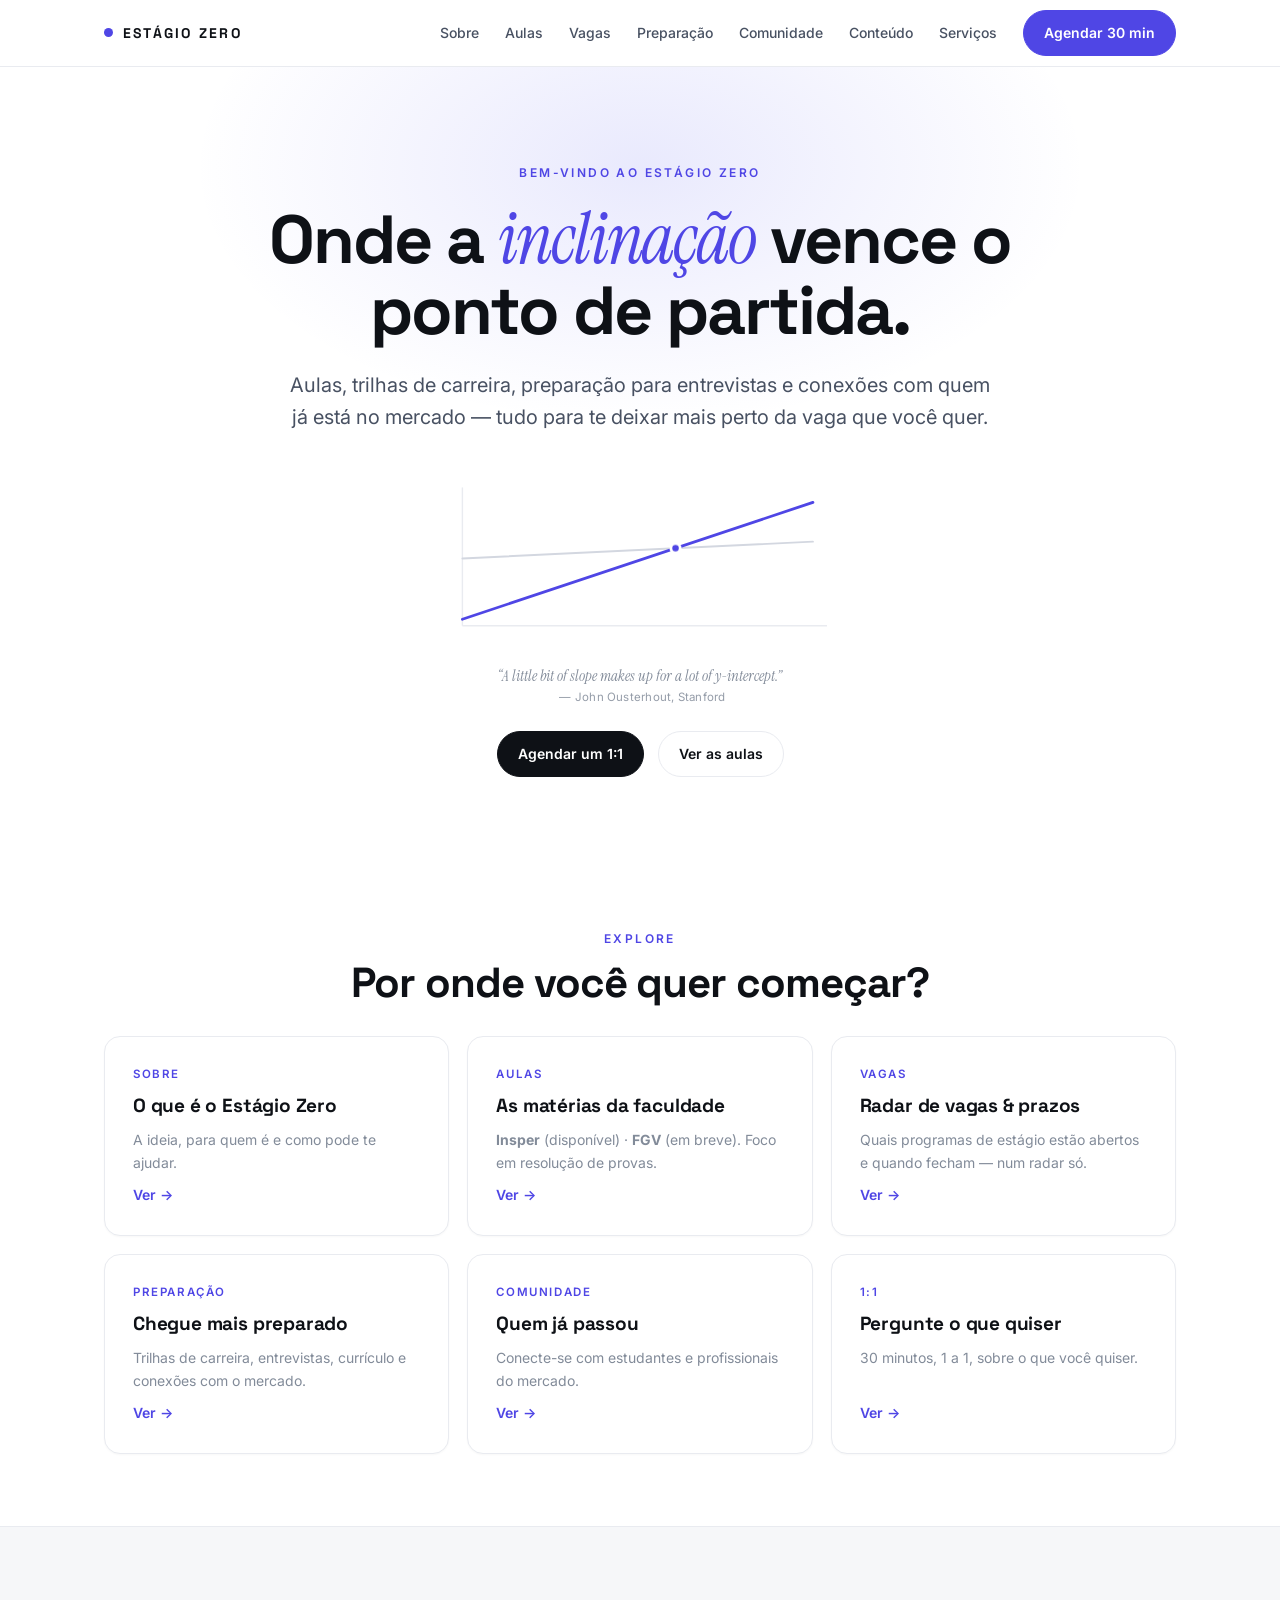
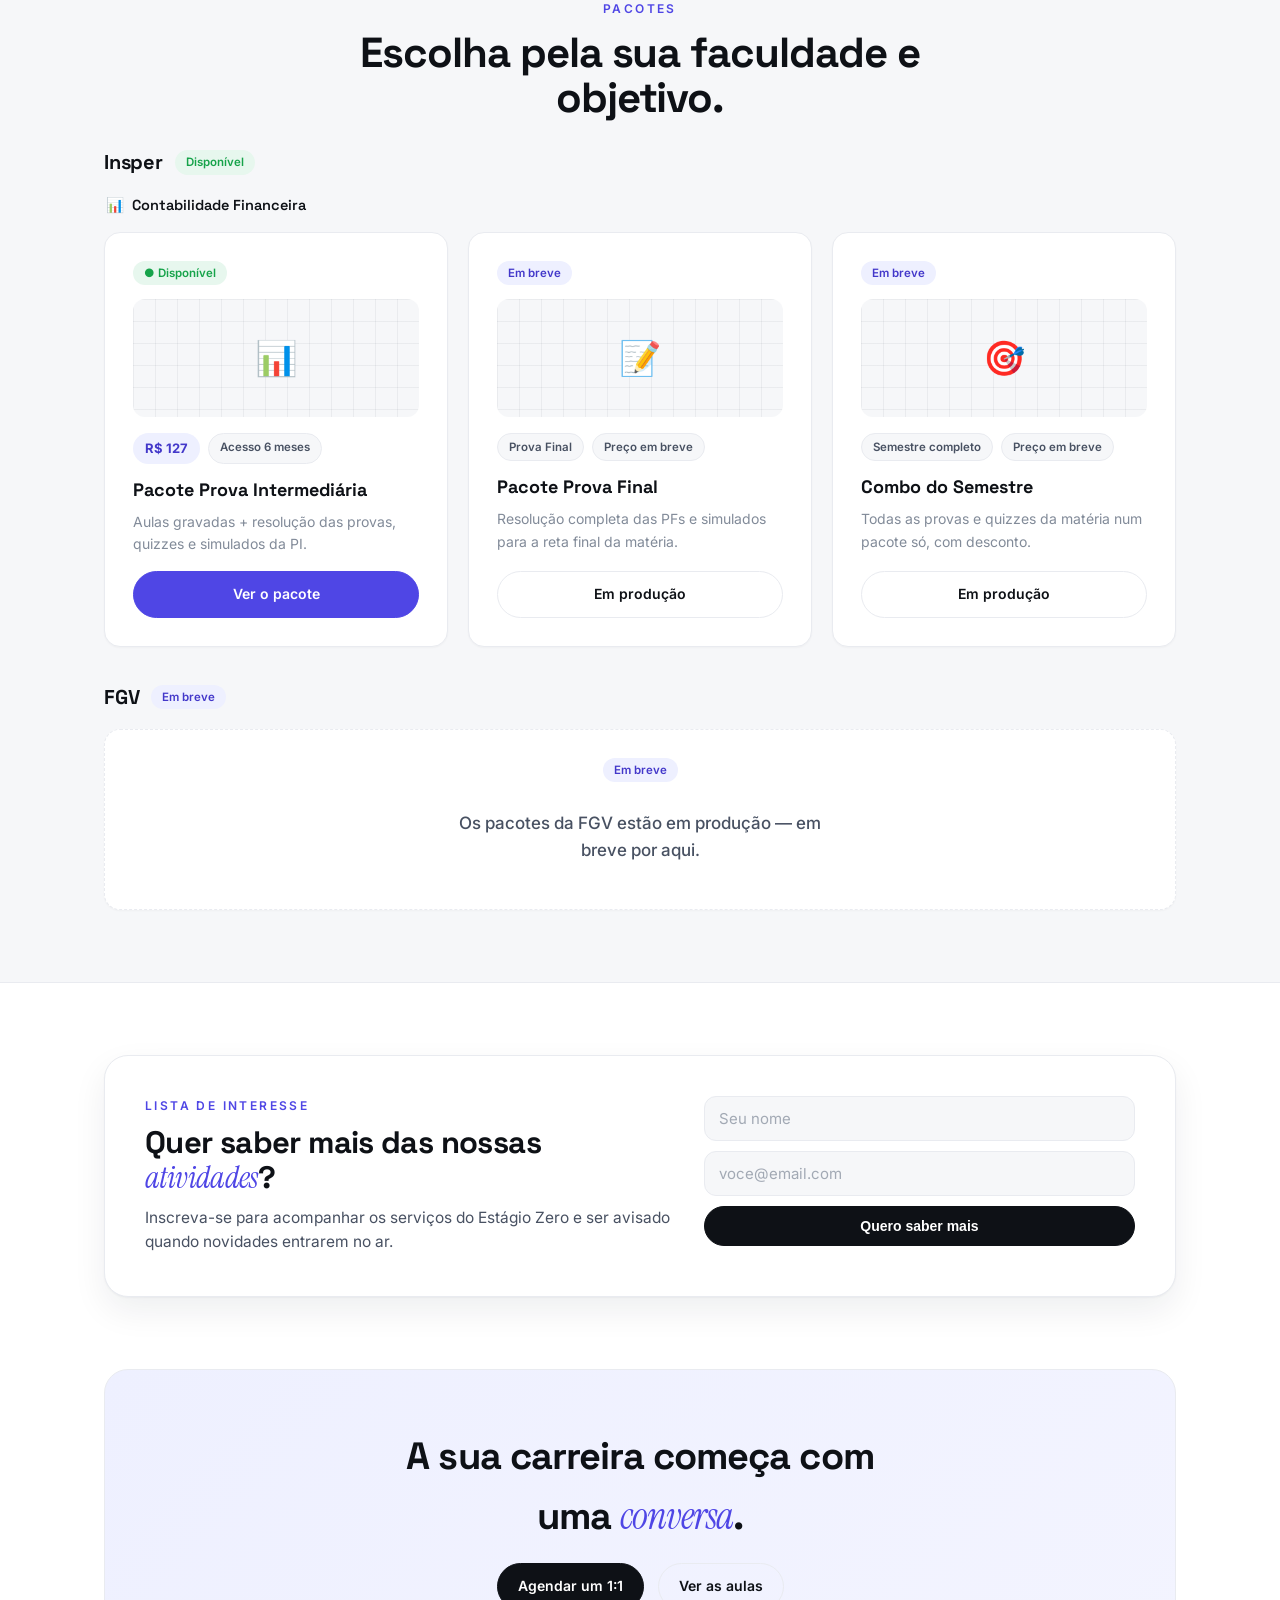
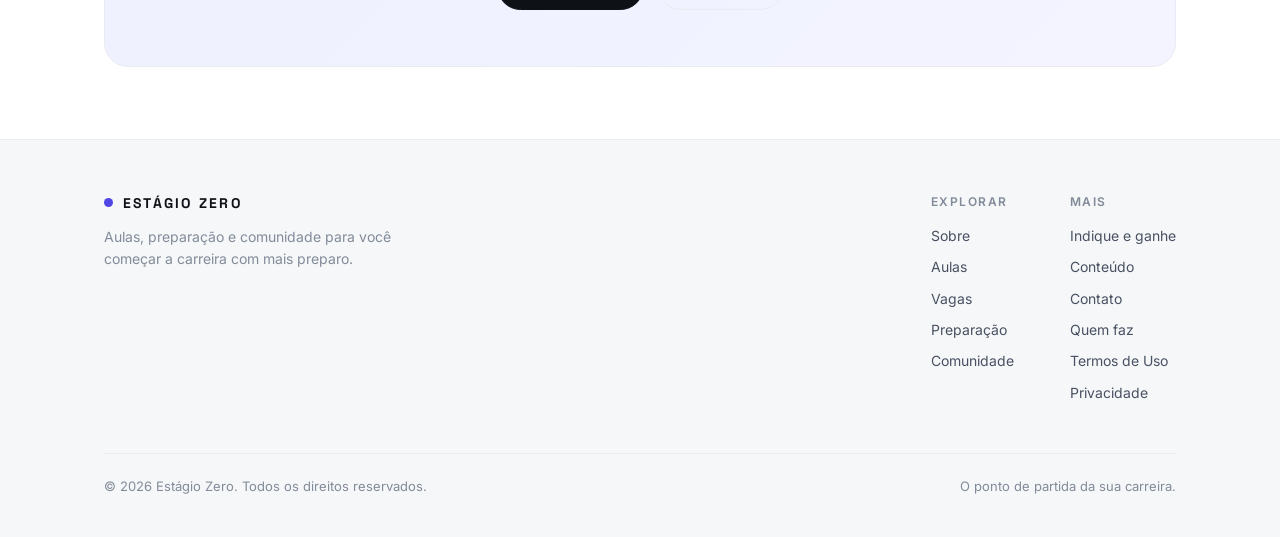
<file: index_7.html>
<!DOCTYPE html>
<html lang="pt-BR">
<head>
<meta charset="UTF-8">
<meta name="viewport" content="width=device-width, initial-scale=1.0">
<title>Estágio Zero — O começo da sua carreira</title>
<meta name="description" content="Aulas, preparação de carreira e uma comunidade para você começar bem a fase zero da sua carreira.">
<link rel="preconnect" href="https://fonts.googleapis.com">
<link rel="preconnect" href="https://fonts.gstatic.com" crossorigin>
<link href="https://fonts.googleapis.com/css2?family=Inter:wght@400;500;600;700;800&family=Space+Grotesk:wght@400;500;600;700&family=Instrument+Serif:ital@0;1&display=swap" rel="stylesheet">
<script>document.documentElement.className+=' js';</script>
<style>
  :root{
    --ink:#0e1116;--ink-2:#485162;--muted:#828b99;--line:#e9ebf0;
    --bg:#ffffff;--surface:#ffffff;--surface-2:#f6f7f9;
    --accent:#4f46e5;--accent-2:#6366f1;--accent-ink:#4338ca;--accent-soft:#eef0ff;--ok:#16a34a;
    --radius:16px;--maxw:1120px;
    --shadow:0 1px 2px rgba(16,24,40,.04), 0 14px 34px rgba(16,24,40,.07);
  }
  *{box-sizing:border-box;margin:0;padding:0}
  html{scroll-behavior:smooth}
  body{font-family:'Inter',-apple-system,BlinkMacSystemFont,'Segoe UI',sans-serif;color:var(--ink);background:var(--bg);line-height:1.6;-webkit-font-smoothing:antialiased;text-rendering:optimizeLegibility}
  a{color:inherit;text-decoration:none}
  h1,h2,h3,h4,.brand,.price-card .price,.hero-meta .stat b{font-family:'Space Grotesk','Inter',-apple-system,sans-serif}
  .hl{font-family:'Instrument Serif',Georgia,serif;font-style:italic;font-weight:400;color:var(--accent)}
  .wrap{max-width:var(--maxw);margin:0 auto;padding:0 24px}

  /* ---------- Nav ---------- */
  header{position:sticky;top:0;z-index:50;background:rgba(255,255,255,.8);backdrop-filter:saturate(180%) blur(12px);border-bottom:1px solid var(--line)}
  .nav{display:flex;align-items:center;justify-content:space-between;height:66px}
  .brand{display:flex;align-items:center;gap:10px;font-weight:800;letter-spacing:.16em;font-size:14px;cursor:pointer}
  .brand .dot{width:9px;height:9px;border-radius:50%;background:var(--accent);display:inline-block}
  .nav-links{display:flex;align-items:center;gap:26px}
  .nav-links a:not(.btn){font-size:14px;font-weight:500;color:var(--ink-2);transition:color .15s}
  .nav-links a:not(.btn):hover,.nav-links a:not(.btn).active{color:var(--ink)}
  .btn{display:inline-flex;align-items:center;justify-content:center;gap:8px;font-weight:600;font-size:14px;padding:11px 20px;border-radius:999px;border:1.5px solid var(--line);cursor:pointer;transition:all .15s;white-space:nowrap}
  .btn-primary{background:var(--ink);color:#fff;border-color:var(--ink)}
  .btn-primary:hover{background:#000;transform:translateY(-1px)}
  .btn-ghost{background:transparent;color:var(--ink);border-color:var(--line)}
  .btn-ghost:hover{background:var(--surface-2)}
  .btn-accent{background:var(--accent);color:#fff;border-color:var(--accent)}
  .btn-accent:hover{background:var(--accent-ink);border-color:var(--accent-ink);transform:translateY(-1px)}
  .menu-toggle{display:none;background:none;border:none;cursor:pointer;padding:8px;flex-direction:column;gap:5px}
  .menu-toggle span{display:block;width:22px;height:2px;background:var(--ink);transition:.2s}

  /* ---------- Views ---------- */
  .view{display:none}
  .view.active{display:block;animation:fadev .32s ease}
  @keyframes fadev{from{opacity:0;transform:translateY(8px)}to{opacity:1;transform:none}}
  .back{display:inline-flex;align-items:center;gap:7px;font-size:13.5px;color:var(--muted);font-weight:500;margin-bottom:26px;cursor:pointer}
  .back:hover{color:var(--ink)}

  /* ---------- Hero ---------- */
  .hero{position:relative;overflow:hidden;text-align:center}
  .hero::before{content:"";position:absolute;top:-160px;left:50%;transform:translateX(-50%);width:900px;height:520px;border-radius:50%;background:radial-gradient(ellipse at center,rgba(99,102,241,.14),rgba(99,102,241,0) 70%);pointer-events:none}
  .hero .wrap{position:relative;z-index:1;padding:96px 24px 80px;max-width:820px}
  .eyebrow{font-size:12px;font-weight:600;letter-spacing:.2em;color:var(--accent);text-transform:uppercase}
  .hero h1{font-size:clamp(40px,6.4vw,68px);font-weight:700;letter-spacing:-.03em;line-height:1.04;margin:20px 0 22px}
  .hero h1 .hl{font-size:1.05em}
  .hero p.lead{font-size:clamp(17px,2.2vw,20px);color:var(--ink-2);max-width:54ch;margin:0 auto 32px}
  .hero-cta{display:flex;flex-wrap:wrap;gap:14px;align-items:center;justify-content:center}
  .hero-quote{font-family:'Instrument Serif',Georgia,serif;font-style:italic;font-size:14.5px;color:var(--muted);max-width:42ch;margin:2px auto 24px;line-height:1.4}
  .hero-quote span{font-family:'Inter',sans-serif;font-style:normal;font-size:11.5px;color:var(--muted);opacity:.85;margin-left:5px;letter-spacing:.02em}
  .hero-chart{max-width:430px;margin:8px auto 14px}
  .hero-chart svg{width:100%;height:auto;display:block;overflow:visible}
  .hero-chart .ml-axis{stroke:var(--line);stroke-width:1.5}
  .hero-chart .ml-grey{stroke:#d3d7e0;stroke-width:2;fill:none;stroke-linecap:round}
  .hero-chart .ml-accent{stroke:var(--accent);stroke-width:3;fill:none;stroke-linecap:round}
  .js .hero-chart .ml-accent{stroke-dasharray:640;stroke-dashoffset:640;animation:mlDraw 1.6s ease-out .35s forwards}
  @keyframes mlDraw{to{stroke-dashoffset:0}}
  .hero-chart .ml-dot{fill:var(--accent);stroke:#fff;stroke-width:3}
  .js .hero-chart .ml-dot{opacity:0;animation:mlPop .5s ease-out 1.65s forwards}
  @keyframes mlPop{to{opacity:1}}
  .hero-chart .ml-lbl{font-family:'Inter',sans-serif;font-size:12px;font-weight:700}
  .hero-chart .ml-lbl.you{fill:var(--accent)}
  .hero-chart .ml-lbl.head{fill:var(--muted);font-weight:600}
  .hero-chart .ml-axis-lbl{fill:var(--muted);font-family:'Inter',sans-serif;font-size:10.5px;font-weight:600}

  /* ---------- Section shell ---------- */
  .band{padding:72px 0}
  .band--soft{background:var(--surface-2);border-top:1px solid var(--line);border-bottom:1px solid var(--line)}
  .sec-head{max-width:62ch;margin-bottom:38px}
  .sec-head.center{margin-left:auto;margin-right:auto;text-align:center}
  .sec-head .kicker{font-size:12px;font-weight:600;letter-spacing:.2em;text-transform:uppercase;color:var(--accent);margin-bottom:12px}
  .sec-head h2{font-size:clamp(28px,4vw,42px);font-weight:700;letter-spacing:-.025em;line-height:1.08}
  .sec-head p{font-size:17px;color:var(--ink-2);margin-top:14px}
  .card{background:var(--surface);border:1px solid var(--line);border-radius:var(--radius);padding:28px;box-shadow:0 1px 2px rgba(16,24,40,.03)}

  /* ---------- Home hub ---------- */
  .hub-grid{display:grid;grid-template-columns:repeat(3,1fr);gap:18px}
  .hub-card{display:flex;flex-direction:column;gap:8px;cursor:pointer;transition:transform .18s,border-color .18s,box-shadow .18s}
  .hub-card:hover{transform:translateY(-3px);border-color:#d6d9e0;box-shadow:var(--shadow)}
  .hub-card .hk{font-size:11.5px;letter-spacing:.14em;text-transform:uppercase;color:var(--accent);font-weight:600}
  .hub-card h3{font-size:19px;font-weight:700;letter-spacing:-.01em}
  .hub-card p{font-size:14px;color:var(--muted);flex:1}
  .hub-card .arw{color:var(--accent);font-weight:600;font-size:14px;margin-top:2px}
  @media(max-width:900px){.hub-grid{grid-template-columns:1fr 1fr}}

  /* ---------- Pacotes ---------- */
  .grid-3{display:grid;grid-template-columns:repeat(3,1fr);gap:20px}
  .pkg{display:flex;flex-direction:column;transition:transform .18s, border-color .18s, box-shadow .18s}
  .pkg:hover{transform:translateY(-3px);border-color:#d6d9e0;box-shadow:var(--shadow)}
  .pkg-top{display:flex;gap:8px;flex-wrap:wrap;margin-bottom:14px}
  .pkg-art{height:118px;border-radius:12px;background:var(--surface-2);background-image:linear-gradient(rgba(16,24,40,.05) 1px,transparent 1px),linear-gradient(90deg,rgba(16,24,40,.05) 1px,transparent 1px);background-size:22px 22px;display:flex;align-items:center;justify-content:center;font-size:34px;margin-bottom:16px}
  .pkg-price{display:flex;gap:8px;margin-bottom:12px;flex-wrap:wrap}
  .pkg-price span{font-size:11.5px;font-weight:600;color:var(--ink-2);background:var(--surface-2);border:1px solid var(--line);padding:4px 11px;border-radius:999px}
  .pkg h3{font-size:18px;font-weight:700;margin-bottom:6px}
  .pkg p{font-size:14px;color:var(--muted);flex:1;margin-bottom:16px}
  .badge{display:inline-flex;font-size:11.5px;font-weight:600;padding:3px 11px;border-radius:999px}
  .badge.open{background:#e7f7ee;color:var(--ok)}
  .badge.soon{background:var(--accent-soft);color:var(--accent-ink)}
  .badge.closed{background:var(--surface-2);color:var(--muted)}
  .badge.lvl{background:var(--surface-2);color:var(--ink-2);border:1px solid var(--line)}
  .pkg-price .pill-price{background:var(--accent-soft);color:var(--accent-ink);border-color:transparent;font-weight:700;font-size:13px}

  /* ---------- Aulas ---------- */
  .async-row{display:grid;grid-template-columns:repeat(3,1fr);gap:16px;margin-bottom:28px}
  .async-row .a{border:1px solid var(--line);border-radius:12px;padding:16px 18px;background:var(--surface-2)}
  .async-row .a b{display:block;font-size:15px;font-weight:700;margin-bottom:2px}
  .async-row .a span{font-size:13px;color:var(--muted)}
  .course{display:flex;flex-direction:column;transition:transform .18s, box-shadow .18s, border-color .18s}
  .course:hover{transform:translateY(-3px);box-shadow:var(--shadow);border-color:#d6d9e0}
  .tag{display:inline-flex;align-items:center;gap:6px;font-size:11.5px;font-weight:600;letter-spacing:.04em;padding:4px 11px;border-radius:999px;background:var(--surface-2);color:var(--ink-2);width:fit-content;text-transform:uppercase}
  .tag.live{background:var(--accent-soft);color:var(--accent-ink)}
  .tag.soon{background:var(--surface-2);color:var(--muted)}
  .course h3{font-size:19px;font-weight:700;letter-spacing:-.01em;margin:14px 0 8px}
  .course p{font-size:14.5px;color:var(--muted);flex:1}
  .course .foot{margin-top:16px;font-size:13px;font-weight:600;color:var(--accent)}
  .modules{margin-top:16px;display:flex;flex-wrap:wrap;gap:8px}
  .modules span{font-size:12px;color:var(--ink-2);background:var(--surface-2);padding:5px 10px;border-radius:8px}
  .soon-card{grid-column:span 2;display:flex;flex-direction:column;align-items:center;justify-content:center;text-align:center;gap:14px;border-style:dashed}
  .soon-card .soon-line{font-size:17px;color:var(--ink-2);max-width:36ch;font-weight:500}
  .course-group{margin-bottom:34px}
  .course-group:last-child{margin-bottom:0}
  .group-head{display:flex;align-items:center;gap:12px;margin-bottom:16px}
  .group-name{font-family:'Space Grotesk',sans-serif;font-size:20px;font-weight:700;letter-spacing:-.01em}
  .group-tag{font-size:11.5px;font-weight:600;padding:3px 11px;border-radius:999px;background:#e7f7ee;color:var(--ok)}
  .group-tag.soon{background:var(--accent-soft);color:var(--accent-ink)}
  @media(max-width:900px){.soon-card{grid-column:span 1}}

  /* ---------- 1:1 ---------- */
  .price-card{box-shadow:var(--shadow);text-align:center}
  .price-card .price{font-size:44px;font-weight:700;letter-spacing:-.03em;line-height:1}
  .price-card .price small{font-size:15px;font-weight:600;color:var(--muted);letter-spacing:0}
  .price-card .price-sub{color:var(--muted);font-size:14px;margin:6px 0 22px}
  .mini-note{font-size:12.5px;color:var(--muted);margin-top:14px}
  .steps-inline{list-style:none;display:flex;flex-direction:column;gap:18px;margin-top:6px}
  .steps-inline li{display:flex;gap:16px;align-items:flex-start}
  .steps-inline .n{flex:0 0 30px;height:30px;border-radius:8px;background:var(--accent);color:#fff;font-weight:700;font-size:14px;display:flex;align-items:center;justify-content:center}
  .steps-inline h4{font-size:15.5px;font-weight:700;margin-bottom:2px}
  .steps-inline p{font-size:14px;color:var(--muted)}
  .oneone-grid{display:grid;grid-template-columns:1.1fr .9fr;gap:32px;align-items:start}
  .svc{display:flex;flex-direction:column;transition:transform .18s,box-shadow .18s,border-color .18s}
  .svc:hover{transform:translateY(-3px);box-shadow:var(--shadow);border-color:#d6d9e0}
  .svc h3{font-size:18px;font-weight:700;margin:12px 0 8px}
  .svc p{font-size:14.5px;color:var(--muted);flex:1}
  .svc-price{font-family:'Space Grotesk',sans-serif;font-size:22px;font-weight:700;letter-spacing:-.02em;margin:14px 0}
  .svc-price small{font-size:13px;font-weight:600;color:var(--muted)}

  /* ---------- Sobre (negócio) ---------- */
  .pillars{display:grid;grid-template-columns:1fr 1fr;gap:20px;margin-top:8px}
  .pillar{border:1px solid var(--line);border-radius:var(--radius);padding:26px;background:var(--surface)}
  .pillar .pi{font-size:26px;margin-bottom:10px}
  .pillar h3{font-size:19px;font-weight:700;margin-bottom:8px}
  .pillar p{font-size:14.5px;color:var(--muted)}
  @media(max-width:760px){.pillars{grid-template-columns:1fr}}
  .feat{display:flex;flex-direction:column;transition:transform .18s,border-color .18s,box-shadow .18s}
  .feat:hover{transform:translateY(-3px);border-color:#d6d9e0;box-shadow:var(--shadow)}
  .feat .pi{font-size:26px;margin-bottom:10px}
  .feat h4{font-size:17px;font-weight:700;margin-bottom:7px}
  .feat p{font-size:14px;color:var(--muted)}

  /* ---------- Prep steps ---------- */
  .steps{display:grid;grid-template-columns:repeat(4,1fr);gap:20px;counter-reset:step}
  .step{position:relative;padding:26px 22px;border:1px solid var(--line);border-radius:var(--radius);background:var(--surface)}
  .step::before{counter-increment:step;content:"0" counter(step);font-size:13px;font-weight:700;color:var(--accent);letter-spacing:.05em}
  .step h4{font-size:16px;font-weight:700;margin:10px 0 8px}
  .step p{font-size:14px;color:var(--muted)}

  /* ---------- Community ---------- */
  .community{display:grid;grid-template-columns:1fr 1fr;gap:32px;align-items:center}
  .story{border:1px solid var(--line);border-radius:var(--radius);padding:22px;background:var(--surface);margin-bottom:16px}
  .story:last-child{margin-bottom:0}
  .story .q{font-size:15.5px;color:var(--ink);line-height:1.55}
  .story .who{margin-top:14px;display:flex;align-items:center;gap:12px}
  .avatar{width:40px;height:40px;border-radius:50%;background:linear-gradient(135deg,var(--accent),#818cf8);color:#fff;display:flex;align-items:center;justify-content:center;font-weight:700;font-size:15px;flex:0 0 40px}
  .who b{font-size:14px;display:block}
  .who span{font-size:12.5px;color:var(--muted)}

  /* ---------- Tracker ---------- */
  .tracker{width:100%}
  .tr{display:grid;grid-template-columns:2fr 1.2fr .8fr .8fr 1fr;gap:12px;padding:14px 20px;border-bottom:1px solid var(--line);font-size:14px;align-items:center}
  .tr.th{background:var(--surface-2);font-size:11px;letter-spacing:.06em;text-transform:uppercase;color:var(--muted);font-weight:600}
  .tr:last-child{border-bottom:0}
  .tr > div:first-child{color:var(--ink);font-weight:600}
  .tr > div{color:var(--ink-2)}
  .tr .ex{color:var(--muted);font-weight:400;font-size:12px}
  .tracker-cta{display:flex;align-items:center;justify-content:space-between;gap:18px;flex-wrap:wrap;margin-top:20px;padding:22px 24px;border:1px solid var(--line);border-radius:var(--radius);background:var(--accent-soft)}
  .tracker-cta b{display:block;font-size:16px}
  .tracker-cta span{font-size:14px;color:var(--ink-2)}
  @media(max-width:640px){.tr{grid-template-columns:1.6fr .9fr 1fr}.tr > div:nth-child(3),.tr > div:nth-child(4){display:none}}

  /* ---------- Indique fields ---------- */
  .field{width:100%;padding:12px 14px;border:1px solid var(--line);border-radius:12px;font-family:inherit;font-size:15px;color:var(--ink);background:var(--surface-2);transition:border-color .15s, box-shadow .15s, background .15s}
  .field:focus{outline:none;border-color:var(--accent);background:#fff;box-shadow:0 0 0 3px rgba(79,70,229,.14)}
  .field::placeholder{color:#a2a9b4}
  textarea.field{resize:vertical;min-height:96px}
  .fl{display:block;font-size:13px;color:var(--muted);margin:14px 0 6px;font-weight:500}
  .fl:first-of-type{margin-top:0}
  #refLink{background:var(--surface-2);font-size:13.5px}

  /* ---------- Blog ---------- */
  .blog-card{display:grid;grid-template-columns:1.2fr .8fr;gap:0;overflow:hidden;padding:0}
  .blog-body{padding:34px}
  .blog-body .tagline{font-style:italic;color:var(--muted);font-size:14px;margin-top:10px}
  .blog-side{background:linear-gradient(135deg,#4f46e5,#6366f1);color:#fff;padding:34px;display:flex;flex-direction:column;justify-content:center;gap:6px}
  .blog-side .big{font-size:30px;font-weight:700;letter-spacing:-.02em;line-height:1.05;font-family:'Space Grotesk',sans-serif}
  .blog-side .sub{color:rgba(255,255,255,.85);font-size:14px}
  .blog-side .btn{margin-top:16px}

  /* ---------- Quem faz ---------- */
  .about-grid{display:grid;grid-template-columns:290px 1fr;gap:22px;align-items:start}
  .about-side{text-align:center}
  .about-side .photo{width:116px;height:116px;border-radius:20px;margin:0 auto 16px;background:linear-gradient(135deg,var(--accent),#818cf8);color:#fff;display:flex;align-items:center;justify-content:center;font-size:40px;font-weight:800}
  .about-side h3{font-size:22px;font-weight:800}
  .about-side .role{color:var(--accent);font-weight:600;font-size:14px;margin:4px 0 16px}
  .about-side .cred{list-style:none;text-align:left;display:flex;flex-direction:column;gap:10px;margin:0 0 18px}
  .about-side .cred li{font-size:13.5px;color:var(--ink-2);padding-left:20px;position:relative}
  .about-side .cred li::before{content:"";position:absolute;left:0;top:7px;width:8px;height:8px;border-radius:50%;background:var(--accent)}
  .about-body p{font-size:15.5px;color:var(--ink-2);line-height:1.65;margin-bottom:14px}
  .about-body .about-note{font-size:14px;color:var(--muted);border-top:1px solid var(--line);padding-top:14px;margin-bottom:0}
  .about-body .about-note a{color:var(--accent);font-weight:600}
  .li-btn{display:inline-flex;align-items:center;gap:8px;font-weight:600;font-size:14px;padding:10px 18px;border-radius:999px;background:#0a66c2;color:#fff}
  .li-btn:hover{background:#0b74d9}
  @media(max-width:760px){.about-grid{grid-template-columns:1fr}}

  /* ---------- Captura de e-mail ---------- */
  .capture{display:grid;grid-template-columns:1.1fr .9fr;gap:32px;align-items:center;background:var(--surface);border:1px solid var(--line);border-radius:24px;padding:40px;box-shadow:var(--shadow)}
  .capture .kicker{font-size:12px;font-weight:600;letter-spacing:.2em;text-transform:uppercase;color:var(--accent);margin-bottom:10px}
  .capture h2{font-size:clamp(23px,3.2vw,31px);font-weight:700;letter-spacing:-.02em;line-height:1.12}
  .capture p{font-size:15.5px;color:var(--ink-2);margin-top:10px}
  .capture-form{display:flex;flex-direction:column;gap:10px}
  .capture-form .btn{width:100%}
  @media(max-width:760px){.capture{grid-template-columns:1fr;padding:28px}}

  /* ---------- CTA ---------- */
  .cta-final{background:linear-gradient(135deg,var(--accent-soft),#f3f4ff);border:1px solid var(--line);border-radius:24px;padding:56px 40px;text-align:center}
  .cta-final h2{font-size:clamp(26px,4vw,38px);font-weight:700;letter-spacing:-.025em;max-width:20ch;margin:0 auto 16px}
  .cta-final p{color:var(--ink-2);max-width:48ch;margin:0 auto 26px;font-size:17px}

  /* ---------- Footer ---------- */
  footer{padding:52px 0 40px;background:var(--surface-2);border-top:1px solid var(--line)}
  .foot-grid{display:flex;justify-content:space-between;flex-wrap:wrap;gap:32px;align-items:flex-start}
  .foot-brand p{font-size:14px;color:var(--muted);max-width:34ch;margin-top:12px}
  .foot-links{display:flex;gap:56px;flex-wrap:wrap}
  .foot-col h5{font-size:12px;letter-spacing:.12em;text-transform:uppercase;color:var(--muted);margin-bottom:14px;font-weight:600}
  .foot-col a{display:block;font-size:14px;color:var(--ink-2);margin-bottom:9px;transition:color .15s;cursor:pointer}
  .foot-col a:hover{color:var(--ink)}
  .foot-bottom{margin-top:40px;padding-top:22px;border-top:1px solid var(--line);display:flex;justify-content:space-between;flex-wrap:wrap;gap:12px;font-size:13px;color:var(--muted)}

  .ref-banner{background:var(--accent-soft);color:var(--accent-ink);text-align:center;font-size:14px;font-weight:500;padding:11px 24px;border-bottom:1px solid var(--line)}

  .js .reveal{opacity:0;transform:translateY(16px);transition:opacity .6s ease, transform .6s ease}
  .js .reveal.in{opacity:1;transform:none}
  @media(prefers-reduced-motion:reduce){.js .reveal{opacity:1;transform:none;transition:none}}

  @media(max-width:900px){.oneone-grid{grid-template-columns:1fr}.grid-3{grid-template-columns:1fr 1fr}.steps{grid-template-columns:1fr 1fr}.community{grid-template-columns:1fr}.blog-card{grid-template-columns:1fr}.blog-side{order:-1}}
  /* ===== Página do pacote (curso) ===== */
  .course-hero{display:grid;grid-template-columns:1.5fr .9fr;gap:26px;align-items:start;margin:6px 0 34px}
  .ch-left h2{font-size:clamp(28px,4vw,40px);line-height:1.05;letter-spacing:-.025em;margin:6px 0 12px}
  .ch-left p{color:var(--ink-2);font-size:16px;line-height:1.6;max-width:60ch}
  .ch-meta{display:flex;flex-wrap:wrap;gap:8px;margin-top:18px}
  .ch-meta span{background:var(--surface-2);border:1px solid var(--line);color:var(--ink-2);font-size:13px;font-weight:600;padding:6px 11px;border-radius:999px}
  .ch-buy{position:sticky;top:88px;text-align:center;padding:26px}
  .ch-buy .pill-price{font-family:'Space Grotesk',sans-serif;font-size:34px;font-weight:700;color:var(--ink);display:block}
  .ch-sub{color:var(--muted);font-size:13px;margin:4px 0 16px}
  .ch-guarantee{color:var(--muted);font-size:12.5px;margin-top:12px}
  .video-embed{position:relative;width:100%;aspect-ratio:16/9;border-radius:var(--radius);overflow:hidden;border:1px solid var(--line);background:#0e1116;box-shadow:var(--shadow)}
  .video-embed iframe{position:absolute;inset:0;width:100%;height:100%;border:0}
  .video-ph{position:absolute;inset:0;display:flex;flex-direction:column;align-items:center;justify-content:center;gap:8px;color:#fff;font-weight:600;
    background:radial-gradient(circle at 50% 40%,rgba(99,102,241,.35),rgba(14,17,22,1) 70%)}
  .video-ph small{color:#c7cbd6;font-weight:500}
  .curr-title{font-family:'Space Grotesk',sans-serif;font-size:20px;font-weight:600;letter-spacing:-.01em;margin:8px 0 14px}
  .curriculum{display:flex;flex-direction:column;gap:10px;margin-bottom:30px}
  .mod-head{display:flex;align-items:baseline;justify-content:space-between;gap:12px;margin:16px 2px 4px;font-family:'Space Grotesk',sans-serif;font-weight:600;font-size:14.5px;color:var(--ink)}
  .mod-head:first-child{margin-top:0}
  .mod-count{font-family:'Inter',sans-serif;font-weight:600;font-size:12px;color:var(--muted);white-space:nowrap}
  .ch-legal{font-size:11.5px;color:var(--muted);margin-top:12px;line-height:1.55}
  .ch-legal a{color:var(--ink-2);text-decoration:underline}
  .legal{max-width:760px}
  .legal h1{font-family:'Space Grotesk',sans-serif;font-size:30px;letter-spacing:-.02em;margin:16px 0 6px}
  .legal .legal-date{color:var(--muted);font-size:13px;margin-bottom:22px}
  .legal h3{font-family:'Space Grotesk',sans-serif;font-size:17px;margin:22px 0 8px;color:var(--ink)}
  .legal p{color:var(--ink-2);font-size:15px;line-height:1.7;margin-bottom:10px}
  .legal ul{color:var(--ink-2);font-size:15px;line-height:1.7;margin:0 0 10px 20px}
  .legal a{color:var(--accent-ink);text-decoration:underline}
  .lesson{display:flex;align-items:center;gap:14px;background:var(--surface);border:1px solid var(--line);border-radius:12px;padding:14px 16px}
  .lesson.free{border-color:var(--accent-soft);background:linear-gradient(0deg,var(--accent-soft),var(--accent-soft)),#fff;background-blend-mode:normal}
  .l-ico{flex:0 0 auto;width:34px;height:34px;border-radius:50%;display:flex;align-items:center;justify-content:center;font-size:14px;background:var(--surface-2);color:var(--ink-2);border:1px solid var(--line)}
  .lesson.free .l-ico{background:var(--accent);color:#fff;border-color:var(--accent)}
  .l-body{flex:1;min-width:0}
  .l-body b{display:block;font-size:14.5px;font-weight:600;color:var(--ink);line-height:1.35}
  .l-body span{font-size:12.5px;color:var(--muted)}
  .l-tag{flex:0 0 auto;font-size:12px;font-weight:700;padding:5px 10px;border-radius:999px;background:var(--surface-2);color:var(--muted);border:1px solid var(--line);white-space:nowrap}
  .l-tag.free{background:var(--accent);color:#fff;border-color:var(--accent)}
  @media(max-width:820px){.course-hero{grid-template-columns:1fr}.ch-buy{position:static}}

  @media(max-width:640px){
    .nav-links{position:fixed;top:66px;left:0;right:0;background:#fff;border-bottom:1px solid var(--line);flex-direction:column;align-items:stretch;gap:0;padding:8px 0;transform:translateY(-180%);transition:transform .25s ease;box-shadow:var(--shadow)}
    .nav-links.open{transform:translateY(0)}
    .nav-links a{padding:14px 24px}.nav-links .btn{margin:8px 24px 12px;text-align:center}
    .menu-toggle{display:flex}
    .grid-3,.steps,.hub-grid,.async-row{grid-template-columns:1fr}
    .hero .wrap{padding:64px 24px 52px}.band{padding:52px 0}.cta-final{padding:40px 24px}
    .lesson{flex-wrap:wrap}.l-tag{margin-left:48px}
  }
</style>
<!-- Microsoft Clarity -->
<script type="text/javascript">
    (function(c,l,a,r,i,t,y){
        c[a]=c[a]||function(){(c[a].q=c[a].q||[]).push(arguments)};
        t=l.createElement(r);t.async=1;t.src="https://www.clarity.ms/tag/"+i;
        y=l.getElementsByTagName(r)[0];y.parentNode.insertBefore(t,y);
    })(window, document, "clarity", "script", "xu0cf6b5b4");
</script>
<!-- End Microsoft Clarity -->
</head>
<body>

<header>
  <div class="wrap nav">
    <a class="brand" data-nav href="#home"><span class="dot"></span>ESTÁGIO ZERO</a>
    <nav class="nav-links" id="navLinks">
      <a href="#sobre" data-nav>Sobre</a>
      <a href="#aulas" data-nav>Aulas</a>
      <a href="#processos" data-nav>Vagas</a>
      <a href="#preparacao" data-nav>Preparação</a>
      <a href="#comunidade" data-nav>Comunidade</a>
      <a href="#conteudo" data-nav>Conteúdo</a>
      <a href="#oneone" data-nav>Serviços</a>
      <a href="#oneone" class="btn btn-accent" data-cal>Agendar 30 min</a>
    </nav>
    <button class="menu-toggle" id="menuToggle" aria-label="Menu"><span></span><span></span><span></span></button>
  </div>
</header>

<main id="top">
  <div id="refBanner" class="ref-banner" hidden><span id="refBannerText"></span></div>

  <!-- ===== HOME ===== -->
  <section class="view active" id="view-home">
    <section class="hero">
      <div class="wrap">
        <p class="eyebrow reveal">Bem-vindo ao Estágio Zero</p>
        <h1 class="reveal">Onde a <span class="hl">inclinação</span> vence o ponto de partida.</h1>
        <p class="lead reveal">Aulas, trilhas de carreira, preparação para entrevistas e conexões com quem já está no mercado — tudo para te deixar mais perto da vaga que você quer.</p>
        <div class="hero-chart reveal" role="img" aria-label="Gráfico: sua linha de crescimento ultrapassa quem começou na frente">
          <svg viewBox="0 0 460 200">
            <line class="ml-axis" x1="40" y1="172" x2="430" y2="172"/>
            <line class="ml-axis" x1="40" y1="24" x2="40" y2="172"/>
            <path class="ml-grey" d="M40,100 L415,82"/>
            <path class="ml-accent" d="M40,165 L415,40"/>
            <circle class="ml-dot" cx="268" cy="89" r="5"/>
          </svg>
        </div>
        <p class="hero-quote reveal"><em>“A little bit of slope makes up for a lot of y-intercept.”</em> <span>— John Ousterhout, Stanford</span></p>
        <div class="hero-cta reveal">
          <a href="#oneone" class="btn btn-primary" data-cal>Agendar um 1:1</a>
          <a href="#aulas" class="btn btn-ghost" data-nav>Ver as aulas</a>
        </div>
      </div>
    </section>

    <section class="band">
      <div class="wrap">
        <div class="sec-head center reveal" style="margin-bottom:30px"><div class="kicker">Explore</div><h2>Por onde você quer começar?</h2></div>
        <div class="hub-grid">
          <a href="#sobre" data-nav class="card hub-card reveal"><div class="hk">Sobre</div><h3>O que é o Estágio Zero</h3><p>A ideia, para quem é e como pode te ajudar.</p><div class="arw">Ver →</div></a>
          <a href="#aulas" data-nav class="card hub-card reveal"><div class="hk">Aulas</div><h3>As matérias da faculdade</h3><p><b>Insper</b> (disponível) · <b>FGV</b> (em breve). Foco em resolução de provas.</p><div class="arw">Ver →</div></a>
          <a href="#processos" data-nav class="card hub-card reveal"><div class="hk">Vagas</div><h3>Radar de vagas &amp; prazos</h3><p>Quais programas de estágio estão abertos e quando fecham — num radar só.</p><div class="arw">Ver →</div></a>
          <a href="#preparacao" data-nav class="card hub-card reveal"><div class="hk">Preparação</div><h3>Chegue mais preparado</h3><p>Trilhas de carreira, entrevistas, currículo e conexões com o mercado.</p><div class="arw">Ver →</div></a>
          <a href="#comunidade" data-nav class="card hub-card reveal"><div class="hk">Comunidade</div><h3>Quem já passou</h3><p>Conecte-se com estudantes e profissionais do mercado.</p><div class="arw">Ver →</div></a>
          <a href="#oneone" data-nav class="card hub-card reveal"><div class="hk">1:1</div><h3>Pergunte o que quiser</h3><p>30 minutos, 1 a 1, sobre o que você quiser.</p><div class="arw">Ver →</div></a>
        </div>
      </div>
    </section>

    <section class="band band--soft">
      <div class="wrap">
        <div class="sec-head center reveal" style="margin-bottom:26px"><div class="kicker">Pacotes</div><h2>Escolha pela sua faculdade e objetivo.</h2></div>

        <div class="course-group reveal">
          <div class="group-head"><span class="group-name">Insper</span><span class="group-tag">Disponível</span></div>
          <div class="mod-head" style="margin:6px 2px 14px"><span>📊&nbsp;&nbsp;Contabilidade Financeira</span></div>
          <div class="grid-3">
            <div class="card pkg reveal">
              <div class="pkg-top"><span class="badge open">● Disponível</span></div>
              <div class="pkg-art"><span>📊</span></div>
              <div class="pkg-price"><span class="pill-price">R$ 127</span><span>Acesso 6 meses</span></div>
              <h3>Pacote Prova Intermediária</h3>
              <p>Aulas gravadas + resolução das provas, quizzes e simulados da PI.</p>
              <a href="#pacote-pi" data-nav class="btn btn-accent" style="width:100%">Ver o pacote</a>
            </div>
            <div class="card pkg reveal">
              <div class="pkg-top"><span class="badge soon">Em breve</span></div>
              <div class="pkg-art"><span>📝</span></div>
              <div class="pkg-price"><span>Prova Final</span><span>Preço em breve</span></div>
              <h3>Pacote Prova Final</h3>
              <p>Resolução completa das PFs e simulados para a reta final da matéria.</p>
              <a href="#aulas" data-nav class="btn btn-ghost" style="width:100%">Em produção</a>
            </div>
            <div class="card pkg reveal">
              <div class="pkg-top"><span class="badge soon">Em breve</span></div>
              <div class="pkg-art"><span>🎯</span></div>
              <div class="pkg-price"><span>Semestre completo</span><span>Preço em breve</span></div>
              <h3>Combo do Semestre</h3>
              <p>Todas as provas e quizzes da matéria num pacote só, com desconto.</p>
              <a href="#aulas" data-nav class="btn btn-ghost" style="width:100%">Em produção</a>
            </div>
          </div>
        </div>

        <div class="course-group reveal">
          <div class="group-head"><span class="group-name">FGV</span><span class="group-tag soon">Em breve</span></div>
          <div class="grid-3">
            <div class="card pkg soon-card reveal" style="grid-column:1/-1">
              <div class="pkg-top"><span class="badge soon">Em breve</span></div>
              <p class="soon-line">Os pacotes da FGV estão em produção — em breve por aqui.</p>
            </div>
          </div>
        </div>
      </div>
    </section>

    <section class="band">
      <div class="wrap">
        <div class="capture reveal">
          <div class="capture-txt">
            <div class="kicker">Lista de interesse</div>
            <h2>Quer saber mais das nossas <span class="hl">atividades</span>?</h2>
            <p>Inscreva-se para acompanhar os serviços do Estágio Zero e ser avisado quando novidades entrarem no ar.</p>
          </div>
          <form id="captureForm" class="capture-form">
            <input class="field" name="nome" placeholder="Seu nome" required>
            <input class="field" name="email" type="email" placeholder="voce@email.com" required>
            <button class="btn btn-primary">Quero saber mais</button>
            <div id="captureMsg" style="font-size:13px"></div>
          </form>
        </div>
      </div>
    </section>

    <section class="band" style="padding-top:0">
      <div class="wrap">
        <div class="cta-final reveal">
          <h2>A sua carreira começa com uma <span class="hl">conversa</span>.</h2>
          <div style="display:flex;gap:14px;justify-content:center;flex-wrap:wrap">
            <a href="#oneone" class="btn btn-primary" data-cal>Agendar um 1:1</a>
            <a href="#aulas" class="btn btn-ghost" data-nav>Ver as aulas</a>
          </div>
        </div>
      </div>
    </section>
  </section>

  <!-- ===== SOBRE (negócio) ===== -->
  <section class="view" id="view-sobre">
    <section class="band">
      <div class="wrap">
        <a class="back" data-nav href="#home">← Início</a>
        <div class="sec-head reveal"><div class="kicker">Sobre</div><h2>O que é o <span class="hl">Estágio Zero</span>.</h2>
          <p>O Estágio Zero reúne num lugar só o que ajuda de verdade quem está começando a carreira: as aulas certas, a preparação prática e as pessoas certas. Feito para o Brasil, para quem quer chegar preparado.</p>
        </div>
        <div class="pillars reveal">
          <div class="pillar">
            <div class="pi">📚</div>
            <h3>Aulas das matérias</h3>
            <p>Conteúdo das matérias que mais reprovam na faculdade, explicado com foco em resolver provas, quizzes e simulados — no seu ritmo.</p>
          </div>
          <div class="pillar">
            <div class="pi">🚀</div>
            <h3>Carreira &amp; primeiros passos</h3>
            <p>Trilhas de carreira, preparação para entrevistas, currículo e LinkedIn, e conexões com quem já está no mercado.</p>
          </div>
        </div>
        <div class="card reveal" style="margin-top:22px">
          <h3 style="font-size:18px;font-weight:700;margin-bottom:8px">Por que existe</h3>
          <p style="font-size:15.5px;color:var(--ink-2);line-height:1.65">A parte mais difícil de começar uma carreira raramente é só a técnica — é não saber como funcionam os processos, não ter com quem falar e não saber por onde começar. O Estágio Zero existe para encurtar esse caminho: juntar as aulas certas, a preparação prática e as pessoas certas.</p>
          <div style="margin-top:16px"><a href="#" data-linkedin class="btn btn-ghost">Conheça quem faz (LinkedIn) →</a></div>
        </div>
      </div>
    </section>
  </section>

  <!-- ===== 1:1 ===== -->
  <section class="view" id="view-oneone">
    <section class="band">
      <div class="wrap">
        <a class="back" data-nav href="#home">← Início</a>
        <div class="sec-head reveal">
          <div class="kicker">Serviços · 1 a 1</div>
          <h2>Pergunte o que quiser, <span class="hl">1 a 1</span>.</h2>
          <p>Atendimento individual, do bate-papo à preparação prática para os processos seletivos.</p>
        </div>
        <div class="grid-3">
          <div class="card svc reveal">
            <div class="tag live">Mais popular</div>
            <h3>Conversa 1:1</h3>
            <p>30 minutos, 1 a 1, sobre o que você quiser: faculdade, carreira, mercado, primeiro estágio, CFA.</p>
            <div class="svc-price">R$ 30 <small>/ 30 min</small></div>
            <a href="#" class="btn btn-accent" style="width:100%" data-cal>Agendar</a>
          </div>
          <div class="card svc reveal">
            <div class="tag">Serviço</div>
            <h3>Mock Interview</h3>
            <p>Simulação de entrevista, técnica e comportamental, com feedback direto — pra você chegar treinado no processo real.</p>
            <div class="svc-price">Sob consulta</div>
            <a href="#contato" data-nav class="btn btn-ghost" style="width:100%">Falar comigo</a>
          </div>
        </div>
        <p class="mini-note" style="text-align:center;margin-top:18px">Agendamento via cal.com · pagamento no agendamento. Serviços novos em fase inicial.</p>
      </div>
    </section>
  </section>

  <!-- ===== AULAS ===== -->
  <section class="view" id="view-aulas">
    <section class="band">
      <div class="wrap">
        <a class="back" data-nav href="#home">← Início</a>
        <div class="sec-head reveal">
          <div class="kicker">Aulas · Matérias da faculdade</div>
          <h2>Suas matérias de finanças e contabilidade, <span class="hl">facilitadas</span>.</h2>
          <p>Aulas 100% online e no seu tempo: assista quantas vezes quiser, de onde estiver e na velocidade que funcionar pra você. Foco em resolução de provas, quizzes e simulados.</p>
        </div>
        <div class="async-row reveal">
          <div class="a"><b>∞&nbsp;&nbsp;Quantas vezes quiser</b><span>Reveja cada aula sem limite, no seu tempo.</span></div>
          <div class="a"><b>De onde você estiver</b><span>No computador ou no celular, onde for melhor.</span></div>
          <div class="a"><b>Na sua velocidade</b><span>Acelere, pause e volte quando precisar.</span></div>
        </div>
        <div class="course-group reveal">
          <div class="group-head"><span class="group-name">Insper</span><span class="group-tag">Disponível</span></div>
          <div class="grid-3">
            <a href="#materia-cf" data-nav class="card course">
              <div class="tag live">● Disponível</div>
              <h3>Contabilidade Financeira</h3>
              <p>Aulas gravadas com foco na resolução de provas, quizzes e simulados — do balanço à análise das demonstrações.</p>
              <div class="modules"><span>Aulas gravadas</span><span>Resolução de provas</span><span>Quizzes</span><span>Simulados</span></div>
              <div class="foot">Ver as opções →</div>
            </a>
            <div class="card course soon-card">
              <div class="tag soon">Em breve</div>
              <p class="soon-line">Mais matérias do Insper chegando ao catálogo.</p>
            </div>
          </div>
        </div>
        <div class="course-group reveal">
          <div class="group-head"><span class="group-name">FGV</span><span class="group-tag soon">Em breve</span></div>
          <div class="grid-3">
            <div class="card course soon-card" style="grid-column:1/-1">
              <div class="tag soon">Em breve</div>
              <p class="soon-line">As matérias da FGV estão em produção — em breve por aqui.</p>
            </div>
          </div>
        </div>
        <div class="tracker-cta reveal">
          <div><b>Tem uma matéria de finanças na sua faculdade que os alunos precisam de apoio?</b><span>Conta pra gente qual é — a próxima matéria do catálogo pode ser a sua.</span></div>
          <a href="#contato" data-nav class="btn btn-accent">Entrar em contato</a>
        </div>
      </div>
    </section>
  </section>

  <!-- ===== MATÉRIA: CONTABILIDADE FINANCEIRA ===== -->
  <section class="view" id="view-materia-cf">
    <section class="band">
      <div class="wrap">
        <a class="back" data-nav href="#aulas">← Aulas</a>
        <div class="sec-head reveal">
          <div class="kicker">Insper · Contabilidade Financeira</div>
          <h2>Contabilidade Financeira, <span class="hl">pela prova que você vai encarar</span>.</h2>
          <p>Escolha o pacote pelo seu objetivo na matéria. Aulas gravadas, resolução passo a passo, quizzes e simulados.</p>
        </div>
        <div class="grid-3 reveal">
          <div class="card pkg">
            <div class="pkg-top"><span class="badge open">● Disponível</span></div>
            <div class="pkg-art"><span>📊</span></div>
            <div class="pkg-price"><span class="pill-price">R$ 127</span><span>Acesso 6 meses</span></div>
            <h3>Pacote Prova Intermediária</h3>
            <p>Aulas gravadas + resolução das provas, quizzes e simulados da PI.</p>
            <a href="#pacote-pi" data-nav class="btn btn-accent" style="width:100%">Ver o pacote</a>
          </div>
          <div class="card pkg">
            <div class="pkg-top"><span class="badge soon">Em breve</span></div>
            <div class="pkg-art"><span>📝</span></div>
            <div class="pkg-price"><span>Prova Final</span><span>Preço em breve</span></div>
            <h3>Pacote Prova Final</h3>
            <p>Resolução completa das PFs e simulados para a reta final da matéria.</p>
            <span class="btn btn-ghost" style="width:100%">Em produção</span>
          </div>
          <div class="card pkg">
            <div class="pkg-top"><span class="badge soon">Em breve</span></div>
            <div class="pkg-art"><span>🎯</span></div>
            <div class="pkg-price"><span>Semestre completo</span><span>Preço em breve</span></div>
            <h3>Combo do Semestre</h3>
            <p>Todas as provas e quizzes da matéria num pacote só, com desconto.</p>
            <span class="btn btn-ghost" style="width:100%">Em produção</span>
          </div>
        </div>
      </div>
    </section>
  </section>

  <!-- ===== PÁGINA DO PACOTE (PI) ===== -->
  <section class="view" id="view-pacote-pi">
    <section class="band">
      <div class="wrap">
        <a class="back" data-nav href="#aulas">← Aulas</a>

        <div class="course-hero reveal">
          <div class="ch-left">
            <div class="kicker">Insper · Contabilidade Financeira</div>
            <h2>Pacote <span class="hl">Prova Intermediária</span></h2>
            <p>Tudo o que cai na PI, resolvido passo a passo: montar BP, DRE e DFC a partir de eventos, regime de competência × caixa, liquidez, margens, ciclo de caixa e análise por índices. Aulas gravadas, com um simulado original e gabaritos comentados.</p>
            <div class="ch-meta"><span>▶ 13 aulas gravadas</span><span>📄 Simulado + gabaritos</span><span>💬 Resolução passo a passo</span><span>🔓 Acesso por 6 meses</span></div>
          </div>
          <div class="ch-buy card">
            <span class="pill-price">R$ 127</span>
            <div class="ch-sub">Acesso por 6 meses · Pix ou cartão</div>
            <a data-buy class="btn btn-accent" style="width:100%">Comprar agora</a>
            <div class="ch-guarantee">1ª aula grátis</div>
            <div class="ch-legal">Ao finalizar a compra você concorda com os <a href="#termos" data-nav>Termos de Uso</a> e a <a href="#privacidade" data-nav>Política de Privacidade</a>.</div>
          </div>
        </div>

        <h3 class="curr-title reveal">Comece agora — a 1ª aula é liberada</h3>
        <div class="video-embed reveal" id="freeVideo">
          <div class="video-ph">▶ Prévia da 1ª aula<small>Em breve por aqui</small></div>
        </div>

        <h3 class="curr-title reveal" style="margin-top:34px">O que está incluído no pacote</h3>
        <div class="curriculum reveal">

          <div class="mod-head"><span>Módulo 0 · Comece por aqui</span><span class="mod-count">1 aula</span></div>
          <div class="lesson free">
            <span class="l-ico">▶</span>
            <div class="l-body"><b>Introdução — Visão Geral da PI</b><span>Amostra grátis — assista antes de comprar</span></div>
            <span class="l-tag free">Grátis</span>
          </div>

          <div class="mod-head"><span>Módulo 1 · PI 2025.2 — Questões 1 a 5</span><span class="mod-count">5 aulas</span></div>
          <div class="lesson"><span class="l-ico">🔒</span><div class="l-body"><b>Questão 1 — Reclassificação de Dívida</b></div><span class="l-tag">Com a compra</span></div>
          <div class="lesson"><span class="l-ico">🔒</span><div class="l-body"><b>Questão 2 — Análise da DRE (Springs Global em recuperação judicial)</b></div><span class="l-tag">Com a compra</span></div>
          <div class="lesson"><span class="l-ico">🔒</span><div class="l-body"><b>Questão 3 — Análise de Liquidez entre Empresas</b></div><span class="l-tag">Com a compra</span></div>
          <div class="lesson"><span class="l-ico">🔒</span><div class="l-body"><b>Questão 4 — Análise de Margens em Varejistas</b></div><span class="l-tag">Com a compra</span></div>
          <div class="lesson"><span class="l-ico">🔒</span><div class="l-body"><b>Questão 5 — Efeito do Parcelamento na Liquidez</b></div><span class="l-tag">Com a compra</span></div>

          <div class="mod-head"><span>Módulo 2 · PI 2025.2 — Questões 6 a 17 (Lançamento de eventos · BP/DRE/DFC)</span><span class="mod-count">6 aulas</span></div>
          <div class="lesson"><span class="l-ico">🔒</span><div class="l-body"><b>Lançamento de eventos e montagem de BP, DRE e DFC — passo a passo</b><span>6 aulas resolvendo as questões 6 a 17</span></div><span class="l-tag">Com a compra</span></div>

          <div class="mod-head"><span>Módulo 3 · Revisão</span><span class="mod-count">1 aula</span></div>
          <div class="lesson"><span class="l-ico">🔒</span><div class="l-body"><b>Como não perder pontos na PI</b></div><span class="l-tag">Com a compra</span></div>

        </div>

        <div class="tracker-cta reveal">
          <div><b>Pronto pra mandar bem na PI?</b><span>Acesso imediato por 6 meses. 1ª aula grátis.</span></div>
          <a data-buy class="btn btn-accent">Comprar por R$ 127</a>
        </div>
      </div>
    </section>
  </section>

  <!-- ===== PROCESSOS ===== -->
  <section class="view" id="view-processos">
    <section class="band">
      <div class="wrap">
        <a class="back" data-nav href="#home">← Início</a>
        <div class="sec-head reveal">
          <div class="kicker">Vagas &amp; Prazos · em construção</div>
          <h2>Um radar das <span class="hl">vagas de estágio</span>.</h2>
          <p>Saber <b>quais vagas estão abertas</b> e <b>quando fecham</b> já é metade da batalha. A ideia é reunir os programas de estágio num radar só: vagas, prazos e alertas. Abaixo, uma prévia do formato.</p>
        </div>
        <div class="card reveal" style="padding:0;overflow:hidden">
          <div class="tracker">
            <div class="tr th"><div>Empresa / Programa</div><div>Área</div><div>Abre</div><div>Fecha</div><div>Status</div></div>
            <div class="tr"><div>Banco de investimento <span class="ex">(exemplo)</span></div><div>IB / M&amp;A</div><div>Ago</div><div>Set</div><div><span class="badge open">Aberto</span></div></div>
            <div class="tr"><div>Asset / Gestora <span class="ex">(exemplo)</span></div><div>Equities</div><div>Set</div><div>Out</div><div><span class="badge soon">Em breve</span></div></div>
            <div class="tr"><div>Consultoria <span class="ex">(exemplo)</span></div><div>Estratégia</div><div>Jul</div><div>Ago</div><div><span class="badge closed">Encerrado</span></div></div>
            <div class="tr"><div>Programa de trainee <span class="ex">(exemplo)</span></div><div>Finanças</div><div>Out</div><div>Nov</div><div><span class="badge soon">Em breve</span></div></div>
          </div>
        </div>
        <div class="tracker-cta reveal">
          <div><b>Quer ser avisado quando o radar entrar no ar?</b><span>Entre na lista e receba os processos e prazos assim que ele lançar.</span></div>
          <a href="#contato" data-nav class="btn btn-accent">Quero ser avisado</a>
        </div>
      </div>
    </section>
  </section>

  <!-- ===== PREPARAÇÃO ===== -->
  <section class="view" id="view-preparacao">
    <section class="band">
      <div class="wrap">
        <a class="back" data-nav href="#home">← Início</a>
        <div class="sec-head reveal">
          <div class="kicker">Estágio Zero · Preparação</div>
          <h2>Preparação para os <span class="hl">processos seletivos</span>.</h2>
          <p>Chegar preparado não é só técnica. É saber qual caminho combina com você, ir bem nas entrevistas, se posicionar e conhecer as pessoas certas — os detalhes que costumam decidir um processo.</p>
        </div>
        <div class="grid-3">
          <div class="card feat reveal"><div class="pi">🧭</div><h4>Trilhas de carreira</h4><p>Entenda IB, private equity, asset, equity research e consultoria — o que cada área faz e o caminho até lá.</p></div>
          <div class="card feat reveal"><div class="pi">🎤</div><h4>Preparação para entrevistas</h4><p>Perguntas técnicas e comportamentais, simulações e o que esperar em cada etapa do processo.</p></div>
          <div class="card feat reveal"><div class="pi">📄</div><h4>Currículo &amp; LinkedIn</h4><p>Revisão do seu CV e do LinkedIn, e como se posicionar para chamar a atenção dos recrutadores.</p></div>
          <div class="card feat reveal"><div class="pi">🤝</div><h4>Conexões com o mercado</h4><p>Aproxime-se de quem já está na área — a rede que abre portas na hora certa.</p></div>
          <div class="card feat reveal"><div class="pi">🌱</div><h4>Feito pra quem está começando</h4><p>Um caminho claro do primeiro conceito ao que o recrutador quer ver — sem enrolação.</p></div>
          <div class="card feat reveal"><div class="pi">⏱️</div><h4>No seu ritmo</h4><p>Conteúdo gravado e materiais para acessar quando e quantas vezes quiser.</p></div>
        </div>
      </div>
    </section>
  </section>

  <!-- ===== COMUNIDADE ===== -->
  <section class="view" id="view-comunidade">
    <section class="band">
      <div class="wrap">
        <a class="back" data-nav href="#home">← Início</a>
        <div class="community">
          <div class="reveal">
            <div class="kicker" style="font-size:12px;font-weight:600;letter-spacing:.2em;text-transform:uppercase;color:var(--accent);margin-bottom:12px">Histórias &amp; Comunidade</div>
            <h2 style="font-size:clamp(28px,4vw,42px);font-weight:700;letter-spacing:-.025em;line-height:1.08">Aprenda com quem já <span class="hl">passou por onde você vai passar</span>.</h2>
            <p style="font-size:17px;color:var(--ink-2);margin:16px 0 24px">A parte mais difícil de conseguir o primeiro estágio — ou de mudar de área — é não saber como é do outro lado. Na comunidade Estágio Zero você conversa com estudantes na mesma fase e com profissionais que já estão no mercado — histórias reais, vagas compartilhadas e indicações.</p>
            <a href="#contato" data-nav class="btn btn-primary">Quero ser avisado</a>
          </div>
          <div class="reveal">
            <div class="story">
              <div class="q">"Compartilhamos vagas, tiramos dúvidas de processo e trocamos experiências de quem já estagiou."</div>
              <div class="who"><div class="avatar">C</div><div><b>Comunidade Estágio Zero</b><span>Estudantes na mesma fase</span></div></div>
            </div>
            <div class="story">
              <div class="q">"Conecte-se com profissionais que já estão nas empresas que você quer — e entenda o caminho real até lá."</div>
              <div class="who"><div class="avatar">P</div><div><b>Rede de profissionais</b><span>Histórias de carreira reais</span></div></div>
            </div>
          </div>
        </div>
      </div>
    </section>
  </section>

  <!-- ===== INDIQUE ===== -->
  <section class="view" id="view-indique">
    <section class="band">
      <div class="wrap">
        <a class="back" data-nav href="#home">← Início</a>
        <div class="sec-head reveal">
          <div class="kicker">Indique e ganhe</div>
          <h2>Indique um amigo, ganhe um 1:1.</h2>
          <p>Compartilhe o Estágio Zero com quem também está começando a carreira. Quando alguém que você indicou agendar um 1:1 ou comprar um curso, você ganha um 1:1 com desconto.</p>
        </div>
        <div class="oneone-grid">
          <div class="card reveal">
            <h3 style="font-size:18px;font-weight:700;margin-bottom:18px">Como funciona</h3>
            <ul class="steps-inline">
              <li><span class="n">1</span><div><h4>Gere o seu link</h4><p>Coloque seu nome e crie um link de indicação só seu.</p></div></li>
              <li><span class="n">2</span><div><h4>Compartilhe com os amigos</h4><p>Mande no WhatsApp ou onde quiser, em um clique.</p></div></li>
              <li><span class="n">3</span><div><h4>Seu amigo agenda um 1:1 ou compra um curso</h4><p>A indicação aparece pra mim na hora do agendamento.</p></div></li>
              <li><span class="n">4</span><div><h4>Você ganha o seu 1:1</h4><p>Um 1:1 com desconto. Combino com você.</p></div></li>
            </ul>
          </div>
          <div class="card price-card reveal" style="text-align:left">
            <div class="tag live">Seu link de indicação</div>
            <div style="height:16px"></div>
            <label class="fl">Seu primeiro nome</label>
            <input id="refName" type="text" class="field" placeholder="Ex: Gabriel">
            <button id="genRef" class="btn btn-accent" style="width:100%;margin-top:12px">Gerar meu link</button>
            <div id="refResult" hidden style="margin-top:16px">
              <input id="refLink" class="field" readonly>
              <div style="display:flex;gap:10px;margin-top:10px">
                <button id="copyRef" class="btn btn-ghost" style="flex:1">Copiar</button>
                <a id="waRef" target="_blank" rel="noopener" class="btn btn-accent" style="flex:1">WhatsApp</a>
              </div>
            </div>
            <p class="mini-note">A recompensa é combinada diretamente com você. Programa em fase inicial.</p>
          </div>
        </div>
      </div>
    </section>
  </section>

  <!-- ===== CONTEÚDO ===== -->
  <section class="view" id="view-conteudo">
    <section class="band">
      <div class="wrap">
        <a class="back" data-nav href="#home">← Início</a>
        <div class="sec-head reveal"><div class="kicker">Conteúdo</div><h2>Leituras e conversas para <span class="hl">te aproximar do lado de lá</span>.</h2></div>

        <div class="course-group reveal">
          <div class="group-head"><span class="group-name">Blog · MF por um Jovem</span><span class="group-tag">Arquivo</span></div>
          <div class="grid-3">
            <a href="https://www.mfporumjovem.com/" target="_blank" rel="noopener" class="card course">
              <div class="tag">Valuation</div>
              <h3>Derivando EV/EBITDA</h3>
              <p>Por que duas empresas do mesmo setor negociam a múltiplos diferentes.</p>
              <div class="foot">Ler no blog →</div>
            </a>
            <a href="https://www.mfporumjovem.com/" target="_blank" rel="noopener" class="card course">
              <div class="tag">Valuation</div>
              <h3>Estimando o Terminal Value</h3>
              <p>Discussões sobre a etapa final do valuation.</p>
              <div class="foot">Ler no blog →</div>
            </a>
            <a href="https://www.mfporumjovem.com/" target="_blank" rel="noopener" class="card course">
              <div class="tag">Crédito</div>
              <h3>Mercado de Crédito e o Spread Bancário</h3>
              <p>O que explica a redução do spread e como ler isso.</p>
              <div class="foot">Ler no blog →</div>
            </a>
          </div>
          <div style="margin-top:18px"><a href="https://www.mfporumjovem.com/" target="_blank" rel="noopener" class="btn btn-ghost">Ver o arquivo completo →</a></div>
        </div>

        <div class="course-group reveal">
          <div class="group-head"><span class="group-name">Entrevistas</span><span class="group-tag soon">Em breve</span></div>
          <div class="card" style="text-align:center;border-style:dashed">
            <div style="font-size:26px;margin-bottom:8px">🎙️</div>
            <h3 style="font-size:19px;font-weight:700;margin-bottom:8px">Conversas com quem já está no mercado</h3>
            <p style="color:var(--muted);max-width:50ch;margin:0 auto 18px">Bate-papos com profissionais e estudantes que já conquistaram o primeiro estágio — o caminho real, sem filtro. Em produção.</p>
            <a href="#contato" data-nav class="btn btn-accent">Quero ser avisado (ou participar)</a>
          </div>
        </div>

      </div>
    </section>
  </section>

  <!-- ===== CONTATO ===== -->
  <section class="view" id="view-contato">
    <section class="band">
      <div class="wrap">
        <a class="back" data-nav href="#home">← Início</a>
        <div class="sec-head reveal"><div class="kicker">Contato</div><h2>Tem uma dúvida ou sugestão?</h2><p>Ideias de matérias, dúvidas sobre as aulas, parcerias ou qualquer feedback são muito bem-vindos.</p></div>
        <div class="oneone-grid">
          <form id="contatoForm" name="contato" method="POST" data-netlify="true" data-netlify-honeypot="botcheck" class="card reveal">
            <input type="hidden" name="form-name" value="contato">
            <input type="hidden" name="indicado_por" id="fIndicado">
            <input type="checkbox" name="botcheck" style="display:none" tabindex="-1" autocomplete="off">
            <label class="fl">Nome</label>
            <input class="field" name="nome" required placeholder="Seu nome">
            <label class="fl">E-mail</label>
            <input class="field" name="email" type="email" required placeholder="voce@email.com">
            <label class="fl">Mensagem</label>
            <textarea class="field" name="mensagem" required placeholder="Sua dúvida ou sugestão"></textarea>
            <button class="btn btn-primary" style="width:100%;margin-top:16px">Enviar mensagem</button>
            <div id="formMsg" style="font-size:14px;margin-top:12px"></div>
          </form>
          <div class="card reveal" style="align-self:start">
            <h3 style="font-size:18px;font-weight:700;margin-bottom:10px">Prefere e-mail direto?</h3>
            <p style="font-size:15px;color:var(--ink-2)">Pode escrever a qualquer momento:</p>
            <a href="mailto:contato@estagiozero.com.br" class="btn btn-ghost" style="margin-top:16px">contato@estagiozero.com.br</a>
          </div>
        </div>
      </div>
    </section>
  </section>

  <!-- ===== TERMOS DE USO ===== -->
  <section class="view" id="view-termos">
    <section class="band">
      <div class="wrap legal">
        <a class="back" data-nav href="#home">← Início</a>
        <h1>Termos de Uso</h1>
        <p class="legal-date">Última atualização: julho de 2026</p>
        <p>Estes Termos de Uso regulam o acesso e a utilização do site <b>estagiozero.com.br</b>, da área de membros e dos produtos e serviços oferecidos pela <b>Estágio Zero</b> ("nós"), com contato em <a href="mailto:contato@estagiozero.com.br">contato@estagiozero.com.br</a>. Ao adquirir um produto, criar acesso ou utilizar o site, você ("aluno" ou "usuário") declara ter lido e concordado com estes Termos.</p>

        <h3>1. Objeto</h3>
        <p>O Estágio Zero oferece produtos digitais educacionais — aulas gravadas, materiais de apoio, resoluções de provas, quizzes, simulados e guias — além de serviços de mentoria individual (1:1), voltados à preparação acadêmica e de carreira de estudantes. Os conteúdos têm finalidade educativa e de apoio; não garantem aprovação, contratação, estágio ou qualquer resultado específico.</p>

        <h3>2. Cadastro e acesso</h3>
        <p>O acesso aos produtos pagos é individual e intransferível, vinculado ao e-mail informado na compra. O aluno é responsável por manter a confidencialidade de suas credenciais e por toda atividade em sua conta. A área de membros e o processamento de pagamentos são operados pela plataforma Kiwify, sujeitos também aos termos da própria plataforma.</p>

        <h3>3. Preços e pagamento</h3>
        <p>Os preços são exibidos no momento da compra e podem ser alterados a qualquer tempo, sem efeito retroativo sobre compras já realizadas. Os pagamentos são processados pela Kiwify (cartão de crédito, Pix e demais meios disponíveis). O acesso é liberado após a confirmação do pagamento.</p>

        <h3>4. Prazo de acesso</h3>
        <p>Salvo indicação diferente na página do produto, o acesso ao conteúdo adquirido tem duração de 6 (seis) meses, contados a partir da liberação (data da compra). Encerrado o prazo, o acesso poderá ser renovado conforme condições vigentes à época.</p>

        <h3>5. Direito de arrependimento e reembolso</h3>
        <p>Nos termos do art. 49 do Código de Defesa do Consumidor, o aluno pode desistir da compra em até 7 (sete) dias corridos contados da aquisição, com reembolso integral do valor pago. Para exercer esse direito, basta solicitar por <a href="mailto:contato@estagiozero.com.br">contato@estagiozero.com.br</a> dentro do prazo; o estorno é processado pela Kiwify pelo mesmo meio de pagamento. Após os 7 dias, não há obrigação de reembolso, ressalvadas as hipóteses legais.</p>

        <h3>6. Propriedade intelectual e proteção do conteúdo</h3>
        <p>Todo o conteúdo (vídeos, textos, materiais, marca, layout e código) é protegido pela legislação brasileira de direitos autorais e pertence ao Estágio Zero ou a seus licenciantes. É expressamente proibido gravar, copiar, reproduzir, distribuir, revender, compartilhar credenciais ou disponibilizar o conteúdo, no todo ou em parte, a terceiros. O acesso é monitorado e pode conter proteções técnicas (limite de dispositivos, marca d'água com dados do comprador, entre outras).</p>

        <h3>7. Conduta e sanções</h3>
        <p>Em caso de fraude, compartilhamento indevido de acesso, pirataria ou violação destes Termos, o Estágio Zero poderá, sem prejuízo das medidas legais cabíveis, advertir, suspender ou bloquear o acesso do usuário, sem direito a reembolso.</p>

        <h3>8. Serviços de mentoria (1:1)</h3>
        <p>As sessões de mentoria são de caráter orientativo e educacional e não constituem aconselhamento profissional, jurídico ou financeiro regulamentado. Agendamentos, remarcações e cancelamentos seguem as condições informadas no momento da contratação.</p>

        <h3>9. Suporte</h3>
        <p>O suporte é prestado pelos canais informados no site e na área de membros, em dias e horários úteis, pelo e-mail <a href="mailto:contato@estagiozero.com.br">contato@estagiozero.com.br</a>.</p>

        <h3>10. Limitação de responsabilidade</h3>
        <p>O Estágio Zero empenha-se para manter o conteúdo correto e disponível, mas não garante disponibilidade ininterrupta nem ausência de erros, e não se responsabiliza por decisões acadêmicas, profissionais ou financeiras tomadas pelo aluno com base no conteúdo.</p>

        <h3>11. Alterações</h3>
        <p>Estes Termos podem ser atualizados a qualquer tempo. A versão vigente estará sempre disponível no site, valendo a data da última atualização.</p>

        <h3>12. Foro</h3>
        <p>Eventuais controvérsias serão dirimidas no foro do domicílio do consumidor, nos termos do Código de Defesa do Consumidor.</p>
      </div>
    </section>
  </section>

  <!-- ===== POLÍTICA DE PRIVACIDADE ===== -->
  <section class="view" id="view-privacidade">
    <section class="band">
      <div class="wrap legal">
        <a class="back" data-nav href="#home">← Início</a>
        <h1>Política de Privacidade</h1>
        <p class="legal-date">Última atualização: julho de 2026</p>
        <p>Esta Política descreve como o Estágio Zero trata dados pessoais, em conformidade com a Lei Geral de Proteção de Dados (LGPD — Lei nº 13.709/2018).</p>

        <h3>1. Dados que coletamos</h3>
        <ul>
          <li>Dados de cadastro/compra: nome, e-mail e informações necessárias à transação (processadas pela Kiwify).</li>
          <li>Dados de contato: informações que você nos envia por formulário ou e-mail.</li>
          <li>Dados de navegação: métricas de acesso ao site (páginas visitadas, origem do tráfego), de forma agregada, via ferramenta de analytics.</li>
        </ul>
        <p>Não coletamos nem armazenamos dados de cartão de crédito — isso é feito diretamente pela Kiwify.</p>

        <h3>2. Finalidades e base legal</h3>
        <p>Utilizamos os dados para: (a) executar a compra e liberar o acesso (execução de contrato); (b) prestar suporte e comunicação (legítimo interesse/execução de contrato); (c) enviar avisos e novidades quando você se inscreve (consentimento); (d) cumprir obrigações legais; e (e) melhorar o site e os produtos (legítimo interesse).</p>

        <h3>3. Compartilhamento</h3>
        <p>Compartilhamos dados apenas com prestadores necessários à operação, como Kiwify (pagamentos e área de membros), provedor de e-mail/encaminhamento (ex.: ImprovMX) e ferramenta de analytics (ex.: Cloudflare). Não vendemos seus dados.</p>

        <h3>4. Cookies e analytics</h3>
        <p>O site pode utilizar cookies e/ou ferramentas de medição de audiência para entender o uso e melhorar a experiência. Você pode gerenciar cookies nas configurações do seu navegador.</p>

        <h3>5. Direitos do titular</h3>
        <p>Você pode, a qualquer tempo, solicitar confirmação de tratamento, acesso, correção, anonimização, portabilidade, eliminação e revogação de consentimento, escrevendo para <a href="mailto:contato@estagiozero.com.br">contato@estagiozero.com.br</a>.</p>

        <h3>6. Segurança e retenção</h3>
        <p>Adotamos medidas razoáveis para proteger os dados e os mantemos apenas pelo tempo necessário às finalidades acima ou para cumprir obrigações legais.</p>

        <h3>7. Contato</h3>
        <p>Dúvidas sobre privacidade ou exercício de direitos: <a href="mailto:contato@estagiozero.com.br">contato@estagiozero.com.br</a>.</p>

        <h3>8. Alterações</h3>
        <p>Esta Política pode ser atualizada periodicamente; a versão vigente estará sempre disponível no site.</p>
      </div>
    </section>
  </section>

</main>

<footer>
  <div class="wrap">
    <div class="foot-grid">
      <div class="foot-brand">
        <a class="brand" data-nav href="#home"><span class="dot"></span>ESTÁGIO ZERO</a>
        <p>Aulas, preparação e comunidade para você começar a carreira com mais preparo.</p>
      </div>
      <div class="foot-links">
        <div class="foot-col">
          <h5>Explorar</h5>
          <a href="#sobre" data-nav>Sobre</a>
          <a href="#aulas" data-nav>Aulas</a>
          <a href="#processos" data-nav>Vagas</a>
          <a href="#preparacao" data-nav>Preparação</a>
          <a href="#comunidade" data-nav>Comunidade</a>
        </div>
        <div class="foot-col">
          <h5>Mais</h5>
          <a href="#indique" data-nav>Indique e ganhe</a>
          <a href="#conteudo" data-nav>Conteúdo</a>
          <a href="#contato" data-nav>Contato</a>
          <a href="#" data-linkedin>Quem faz</a>
          <a href="#termos" data-nav>Termos de Uso</a>
          <a href="#privacidade" data-nav>Privacidade</a>
        </div>
      </div>
    </div>
    <div class="foot-bottom">
      <span>© <span id="year">2026</span> Estágio Zero. Todos os direitos reservados.</span>
      <span>O ponto de partida da sua carreira.</span>
    </div>
  </div>
</footer>

<script>
  var CAL_LINK      = "https://cal.com/gabriel-kon/30min";
  var LINKEDIN      = "https://www.linkedin.com/in/gabriel-kon/";
  var GROUP_LINK    = "https://chat.whatsapp.com/SEU-LINK-DO-GRUPO";
  var KIWIFY_LINK   = "https://pay.kiwify.com.br/3ayazp2"; // link de checkout da Kiwify (Pacote PI)
  // 1ª aula grátis: cole aqui o link de EMBED do vídeo (YouTube: https://www.youtube.com/embed/ID  ·  Vimeo: https://player.vimeo.com/video/ID). Deixe "" para mostrar o aviso "em breve".
  var FREE_VIDEO_EMBED = "https://www.youtube.com/embed/26KMfasHJgE";

  var REF = (new URLSearchParams(window.location.search).get('ref') || "").trim();
  function calHref(){ return REF ? CAL_LINK + "?notes=" + encodeURIComponent("Indicado por: " + REF) : CAL_LINK; }
  document.querySelectorAll('[data-cal]').forEach(function(el){ el.setAttribute('href', calHref()); el.setAttribute('target','_blank'); el.setAttribute('rel','noopener'); });
  document.querySelectorAll('[data-linkedin]').forEach(function(el){ el.setAttribute('href', LINKEDIN); el.setAttribute('target','_blank'); el.setAttribute('rel','noopener'); });
  document.querySelectorAll('[data-buy]').forEach(function(el){
    if(KIWIFY_LINK){ el.setAttribute('href', KIWIFY_LINK); el.setAttribute('target','_blank'); el.setAttribute('rel','noopener'); }
    else { el.setAttribute('href', '#contato'); el.removeAttribute('target'); }
  });
  document.querySelectorAll('[data-group]').forEach(function(el){ el.setAttribute('href', GROUP_LINK); el.setAttribute('target','_blank'); el.setAttribute('rel','noopener'); });
  if(FREE_VIDEO_EMBED){
    var fv = document.getElementById('freeVideo');
    if(fv){ fv.innerHTML = '<iframe src="' + FREE_VIDEO_EMBED + '" allow="accelerometer;autoplay;clipboard-write;encrypted-media;gyroscope;picture-in-picture" allowfullscreen></iframe>'; }
  }

  if(REF){
    var bn = document.getElementById('refBanner');
    document.getElementById('refBannerText').textContent = "🎉 Você foi indicado por " + REF + " — agende um 1:1 ou compre um curso para a indicação contar!";
    bn.hidden = false;
    var fi = document.getElementById('fIndicado'); if(fi) fi.value = REF;
  }

  var VALID = ['home','sobre','oneone','aulas','materia-cf','pacote-pi','processos','preparacao','comunidade','indique','conteudo','contato','termos','privacidade'];
  function showView(name){
    if(VALID.indexOf(name) < 0) name = 'home';
    document.querySelectorAll('.view').forEach(function(v){ v.classList.remove('active'); });
    var el = document.getElementById('view-' + name);
    el.classList.add('active');
    el.querySelectorAll('.reveal').forEach(function(r){ r.classList.add('in'); });
    document.querySelectorAll('.nav-links a[data-nav]').forEach(function(a){ a.classList.toggle('active', a.getAttribute('href') === '#' + name); });
    document.getElementById('navLinks').classList.remove('open');
    window.scrollTo(0,0);
  }
  function route(){ showView((window.location.hash || '#home').replace('#','')); }
  window.addEventListener('hashchange', route);

  var toggle = document.getElementById('menuToggle');
  var links = document.getElementById('navLinks');
  toggle.addEventListener('click', function(){ links.classList.toggle('open'); });
  document.getElementById('year').textContent = new Date().getFullYear();

  var genBtn = document.getElementById('genRef');
  if(genBtn){
    genBtn.addEventListener('click', function(){
      var raw = (document.getElementById('refName').value || "").trim();
      if(!raw){ document.getElementById('refName').focus(); return; }
      var code = raw.toLowerCase().normalize('NFD').replace(/[̀-ͯ]/g,'').replace(/[^a-z0-9]+/g,'-').replace(/^-+|-+$/g,'');
      if(!code){ code = 'amigo'; }
      var base = window.location.origin + window.location.pathname;
      var link = base + "?ref=" + encodeURIComponent(code);
      document.getElementById('refLink').value = link;
      var msg = "Tô usando o Estágio Zero pra começar minha carreira. Dá uma olhada: " + link;
      document.getElementById('waRef').setAttribute('href', "https://wa.me/?text=" + encodeURIComponent(msg));
      document.getElementById('refResult').hidden = false;
    });
  }
  var copyBtn = document.getElementById('copyRef');
  if(copyBtn){
    copyBtn.addEventListener('click', function(){
      var inp = document.getElementById('refLink'); inp.select();
      try { if(navigator.clipboard){ navigator.clipboard.writeText(inp.value); } else { document.execCommand('copy'); } } catch(e){}
      copyBtn.textContent = "Copiado!"; setTimeout(function(){ copyBtn.textContent = "Copiar"; }, 1600);
    });
  }

  function netlifyEncode(form){
    var data = new FormData(form), pairs = [];
    data.forEach(function(v,k){ pairs.push(encodeURIComponent(k)+'='+encodeURIComponent(v)); });
    return pairs.join('&');
  }
  function wireNetlifyForm(formId, msgId, okMsg, failMsg){
    var form = document.getElementById(formId);
    if(!form) return;
    form.addEventListener('submit', function(e){
      e.preventDefault();
      var out = document.getElementById(msgId);
      out.textContent = "Enviando…"; out.style.color = "var(--muted)";
      fetch('/', { method:'POST', headers:{'Content-Type':'application/x-www-form-urlencoded'}, body:netlifyEncode(form) })
        .then(function(r){ if(r.ok){ form.reset(); out.textContent = okMsg; out.style.color = "#15803d"; } else { throw new Error(); } })
        .catch(function(){ out.textContent = failMsg; out.style.color = "#b91c1c"; });
    });
  }
  wireNetlifyForm('contatoForm','formMsg','Obrigado! Sua mensagem foi enviada. 🙌','Não consegui enviar agora. Tente pelo e-mail direto: contato@estagiozero.com.br');

  // Lista de interesse → MailerLite (grupo "Lista de Interesse")
  var MAILERLITE_FORM = "https://assets.mailerlite.com/jsonp/2540620/forms/194284228651779275/subscribe";
  var mlForm = document.getElementById('captureForm');
  if(mlForm){
    mlForm.addEventListener('submit', function(e){
      e.preventDefault();
      var out = document.getElementById('captureMsg');
      var nome = (mlForm.querySelector('[name=nome]').value || "").trim();
      var email = (mlForm.querySelector('[name=email]').value || "").trim();
      if(!email){ return; }
      out.textContent = "Enviando…"; out.style.color = "var(--muted)";
      var body = "fields[email]=" + encodeURIComponent(email) + "&fields[name]=" + encodeURIComponent(nome) + "&ml-submit=1&anticsrf=true";
      fetch(MAILERLITE_FORM, { method:'POST', mode:'no-cors', headers:{'Content-Type':'application/x-www-form-urlencoded'}, body:body })
        .then(function(){ mlForm.reset(); out.textContent = "Pronto! Confirme no seu e-mail para entrar na lista. 🎉"; out.style.color = "#15803d"; })
        .catch(function(){ out.textContent = "Não consegui agora. Tente de novo em instantes."; out.style.color = "#b91c1c"; });
    });
  }

  setTimeout(function(){ document.querySelectorAll('.view.active .reveal').forEach(function(el){ el.classList.add('in'); }); }, 1500);
  route();
</script>
<!-- Cloudflare Web Analytics -->
<script defer src='https://static.cloudflareinsights.com/beacon.min.js' data-cf-beacon='{"token": "9e3c8053a956440684711b4a1abaabf2"}'></script>
<!-- End Cloudflare Web Analytics -->
</body>
</html>
</file>
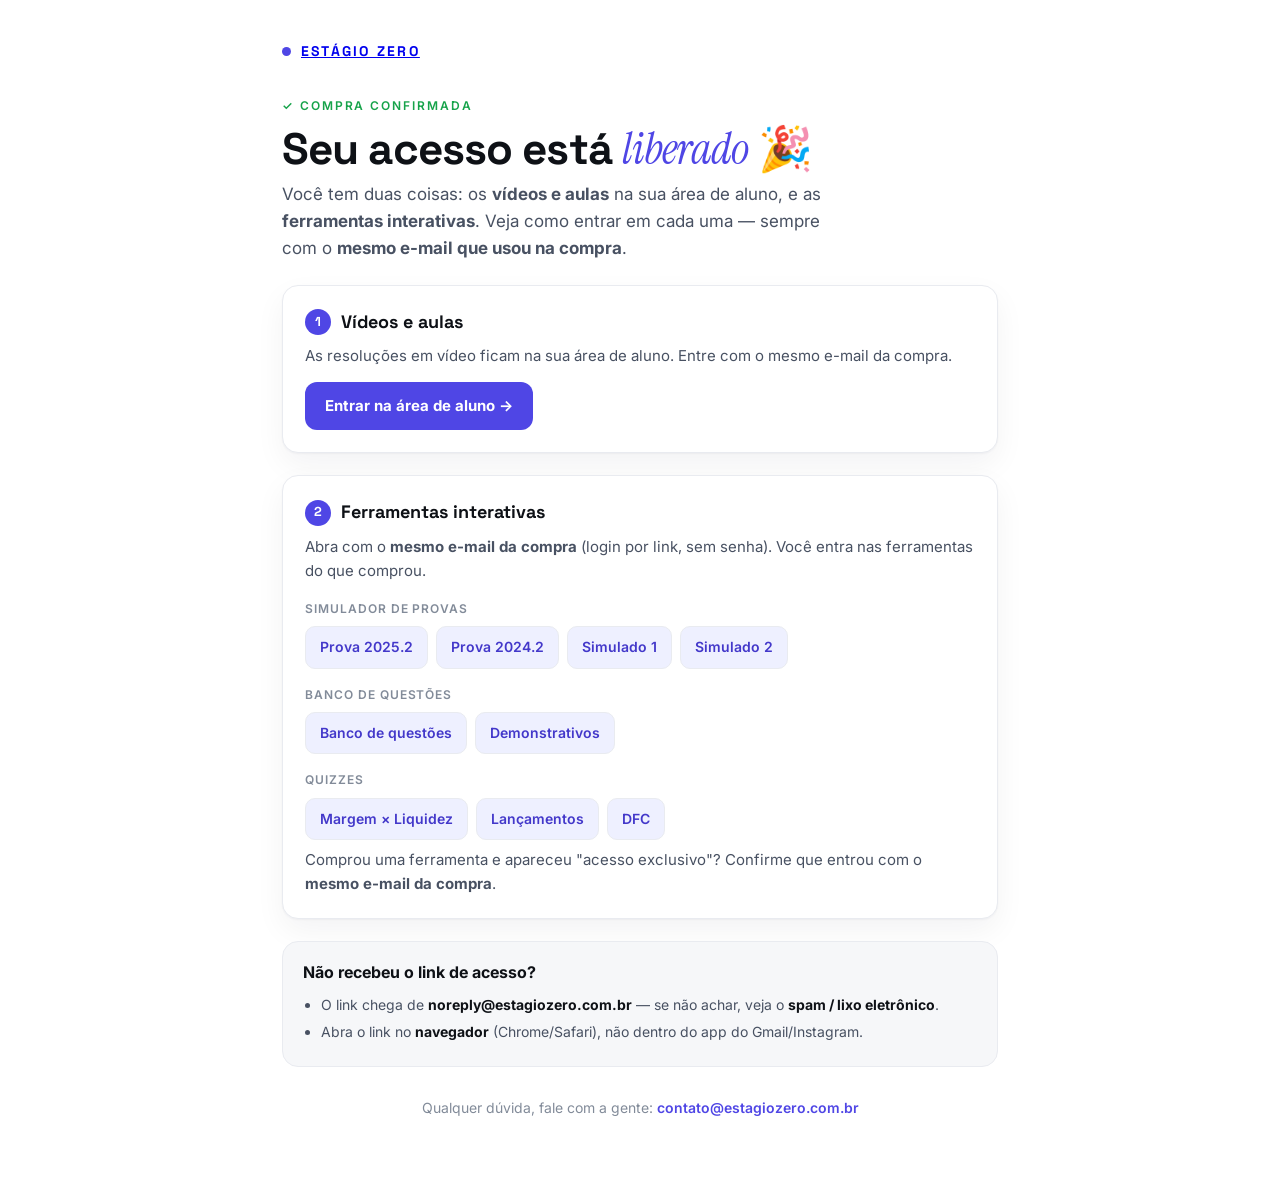
<file: obrigado.html>
<!doctype html>
<html lang="pt-BR">
<head>
<meta charset="utf-8">
<meta name="viewport" content="width=device-width, initial-scale=1">
<title>Acesso liberado — Estágio Zero</title>
<link rel="preconnect" href="https://fonts.googleapis.com">
<link rel="preconnect" href="https://fonts.gstatic.com" crossorigin>
<link href="https://fonts.googleapis.com/css2?family=Inter:wght@400;500;600;700&family=Instrument+Serif:ital@0;1&family=Space+Grotesk:wght@600;700&display=swap" rel="stylesheet">
<style>
  :root{--ink:#0e1116;--ink-2:#485162;--muted:#828b99;--line:#e9ebf0;--bg:#ffffff;--surface-2:#f6f7f9;--accent:#4f46e5;--accent-ink:#4338ca;--accent-soft:#eef0ff;--ok:#16a34a;--radius:16px}
  *{margin:0;padding:0;box-sizing:border-box}
  body{font-family:'Inter',-apple-system,BlinkMacSystemFont,sans-serif;color:var(--ink);background:var(--bg);line-height:1.6;-webkit-font-smoothing:antialiased}
  .wrap{max-width:760px;margin:0 auto;padding:40px 22px 64px}
  .brand{display:flex;align-items:center;gap:10px;font-family:'Space Grotesk',sans-serif;font-weight:700;letter-spacing:.16em;font-size:14px}
  .brand .dot{width:9px;height:9px;border-radius:50%;background:var(--accent);display:inline-block}
  .hero{margin-top:34px}
  .eyebrow{font-size:12px;font-weight:600;letter-spacing:.16em;text-transform:uppercase;color:var(--ok)}
  h1{font-family:'Space Grotesk',sans-serif;font-size:clamp(30px,6vw,44px);line-height:1.08;letter-spacing:-.02em;margin:10px 0 8px}
  h1 .hl{font-family:'Instrument Serif',Georgia,serif;font-style:italic;font-weight:400;color:var(--accent)}
  .lead{font-size:17px;color:var(--ink-2);max-width:52ch}
  .card{border:1px solid var(--line);border-radius:var(--radius);padding:22px 22px;margin-top:22px;background:var(--bg);box-shadow:0 1px 2px rgba(16,24,40,.04),0 12px 30px rgba(16,24,40,.05)}
  .card h2{font-family:'Space Grotesk',sans-serif;font-size:18px;display:flex;align-items:center;gap:10px}
  .num{flex:none;width:26px;height:26px;border-radius:50%;background:var(--accent);color:#fff;font-size:13px;font-weight:700;display:flex;align-items:center;justify-content:center}
  .card p{font-size:15px;color:var(--ink-2);margin-top:8px}
  .btn{display:inline-flex;align-items:center;gap:8px;margin-top:14px;padding:12px 20px;border-radius:12px;background:var(--accent);color:#fff;font-weight:700;font-size:15px;text-decoration:none}
  .btn:hover{background:var(--accent-ink)}
  .group{margin-top:16px}
  .group h3{font-size:12px;font-weight:600;letter-spacing:.08em;text-transform:uppercase;color:var(--muted);margin-bottom:8px}
  .links{display:flex;flex-wrap:wrap;gap:8px}
  .links a{display:inline-block;padding:9px 14px;border:1px solid var(--line);border-radius:10px;font-size:14px;font-weight:600;color:var(--accent-ink);text-decoration:none;background:var(--accent-soft)}
  .links a:hover{border-color:var(--accent)}
  .note{font-size:13.5px;color:var(--muted);margin-top:10px}
  .tips{margin-top:22px;background:var(--surface-2);border:1px solid var(--line);border-radius:var(--radius);padding:18px 20px}
  .tips b{color:var(--ink)}
  .tips ul{margin:8px 0 0 18px;font-size:14px;color:var(--ink-2)}
  .tips li{margin:5px 0}
  .foot{margin-top:30px;font-size:14px;color:var(--muted);text-align:center}
  .foot a{color:var(--accent);font-weight:600;text-decoration:none}
</style>
</head>
<body>
  <div class="wrap">
    <a class="brand" href="https://estagiozero.com.br"><span class="dot"></span>ESTÁGIO ZERO</a>

    <div class="hero">
      <div class="eyebrow">✓ Compra confirmada</div>
      <h1>Seu acesso está <span class="hl">liberado</span> 🎉</h1>
      <p class="lead">Você tem duas coisas: os <b>vídeos e aulas</b> na sua área de aluno, e as <b>ferramentas interativas</b>. Veja como entrar em cada uma — sempre com o <b>mesmo e-mail que usou na compra</b>.</p>
    </div>

    <div class="card">
      <h2><span class="num">1</span> Vídeos e aulas</h2>
      <p>As resoluções em vídeo ficam na sua área de aluno. Entre com o mesmo e-mail da compra.</p>
      <a class="btn" href="https://curso.estagiozero.com.br" target="_blank" rel="noopener">Entrar na área de aluno →</a>
    </div>

    <div class="card">
      <h2><span class="num">2</span> Ferramentas interativas</h2>
      <p>Abra com o <b>mesmo e-mail da compra</b> (login por link, sem senha). Você entra nas ferramentas do que comprou.</p>

      <div class="group">
        <h3>Simulador de provas</h3>
        <div class="links">
          <a href="https://estagiozero.com.br/ferramentas/pi-2025-2/" target="_blank" rel="noopener">Prova 2025.2</a>
          <a href="https://estagiozero.com.br/ferramentas/pi-2024-2/" target="_blank" rel="noopener">Prova 2024.2</a>
          <a href="https://estagiozero.com.br/ferramentas/simulado-1/" target="_blank" rel="noopener">Simulado 1</a>
          <a href="https://estagiozero.com.br/ferramentas/simulado-2/" target="_blank" rel="noopener">Simulado 2</a>
        </div>
      </div>

      <div class="group">
        <h3>Banco de questões</h3>
        <div class="links">
          <a href="https://estagiozero.com.br/ferramentas/banco/" target="_blank" rel="noopener">Banco de questões</a>
          <a href="https://estagiozero.com.br/ferramentas/demonstrativos/" target="_blank" rel="noopener">Demonstrativos</a>
        </div>
      </div>

      <div class="group">
        <h3>Quizzes</h3>
        <div class="links">
          <a href="https://estagiozero.com.br/ferramentas/quiz-1/" target="_blank" rel="noopener">Margem × Liquidez</a>
          <a href="https://estagiozero.com.br/ferramentas/quiz-2/" target="_blank" rel="noopener">Lançamentos</a>
          <a href="https://estagiozero.com.br/ferramentas/quiz-3/" target="_blank" rel="noopener">DFC</a>
        </div>
      </div>
      <p class="note">Comprou uma ferramenta e apareceu "acesso exclusivo"? Confirme que entrou com o <b>mesmo e-mail da compra</b>.</p>
    </div>

    <div class="tips">
      <b>Não recebeu o link de acesso?</b>
      <ul>
        <li>O link chega de <b>noreply@estagiozero.com.br</b> — se não achar, veja o <b>spam / lixo eletrônico</b>.</li>
        <li>Abra o link no <b>navegador</b> (Chrome/Safari), não dentro do app do Gmail/Instagram.</li>
      </ul>
    </div>

    <p class="foot">Qualquer dúvida, fale com a gente: <a href="mailto:contato@estagiozero.com.br">contato@estagiozero.com.br</a></p>
  </div>
</body>
</html>
</file>
<file: vagas.css>
/* Radar de vagas — Estágio Zero (dono: Pedro). Editar aqui, não no index.html */
/* ---------- Radar de vagas ---------- */
.vagas-filters{display:grid;grid-template-columns:1.2fr 1fr 1fr 1fr;gap:12px;margin-bottom:20px}
.vagas-grid{display:grid;grid-template-columns:repeat(3,1fr);gap:18px}
.vaga-card{display:flex;flex-direction:column;gap:10px}
.vaga-card .vc-top{display:flex;justify-content:space-between;align-items:flex-start;gap:10px}
.vaga-card .vc-empresa{font-size:11.5px;font-weight:700;letter-spacing:.08em;text-transform:uppercase;color:var(--accent)}
.vaga-card h4{font-size:17px;font-weight:700;letter-spacing:-.01em;line-height:1.3}
.vaga-card .vc-meta{display:flex;flex-wrap:wrap;gap:6px}
.vaga-card .vc-meta span{font-size:12px;font-weight:500;color:var(--ink-2);background:var(--surface-2);border:1px solid var(--line);padding:4px 10px;border-radius:999px}
.vaga-card .vc-foot{margin-top:auto;display:flex;align-items:center;justify-content:space-between;gap:10px;padding-top:8px;border-top:1px solid var(--line)}
.vaga-card .vc-fonte{font-size:11.5px;color:var(--muted)}
.tag.tipo-estagio{background:var(--accent-soft);color:var(--accent-ink)}
.tag.tipo-trainee{background:#e7f7ee;color:var(--ok)}
.tag.tipo-junior{background:var(--surface-2);color:var(--ink-2);border:1px solid var(--line)}
.vagas-empty{grid-column:1/-1;text-align:center;padding:44px 24px;color:var(--muted);font-size:14.5px;border:1px dashed var(--line);border-radius:var(--radius);line-height:1.6}
.vagas-toggle{display:flex;align-items:center;gap:8px;margin:-6px 0 16px;font-size:13.5px;color:var(--ink-2);cursor:pointer;user-select:none}
.vagas-toggle input{width:16px;height:16px;accent-color:var(--accent);cursor:pointer;flex:none}
@media(max-width:900px){.vagas-filters{grid-template-columns:1fr}.vagas-grid{grid-template-columns:1fr 1fr}}
@media(max-width:640px){.vagas-grid{grid-template-columns:1fr}}
</file>
